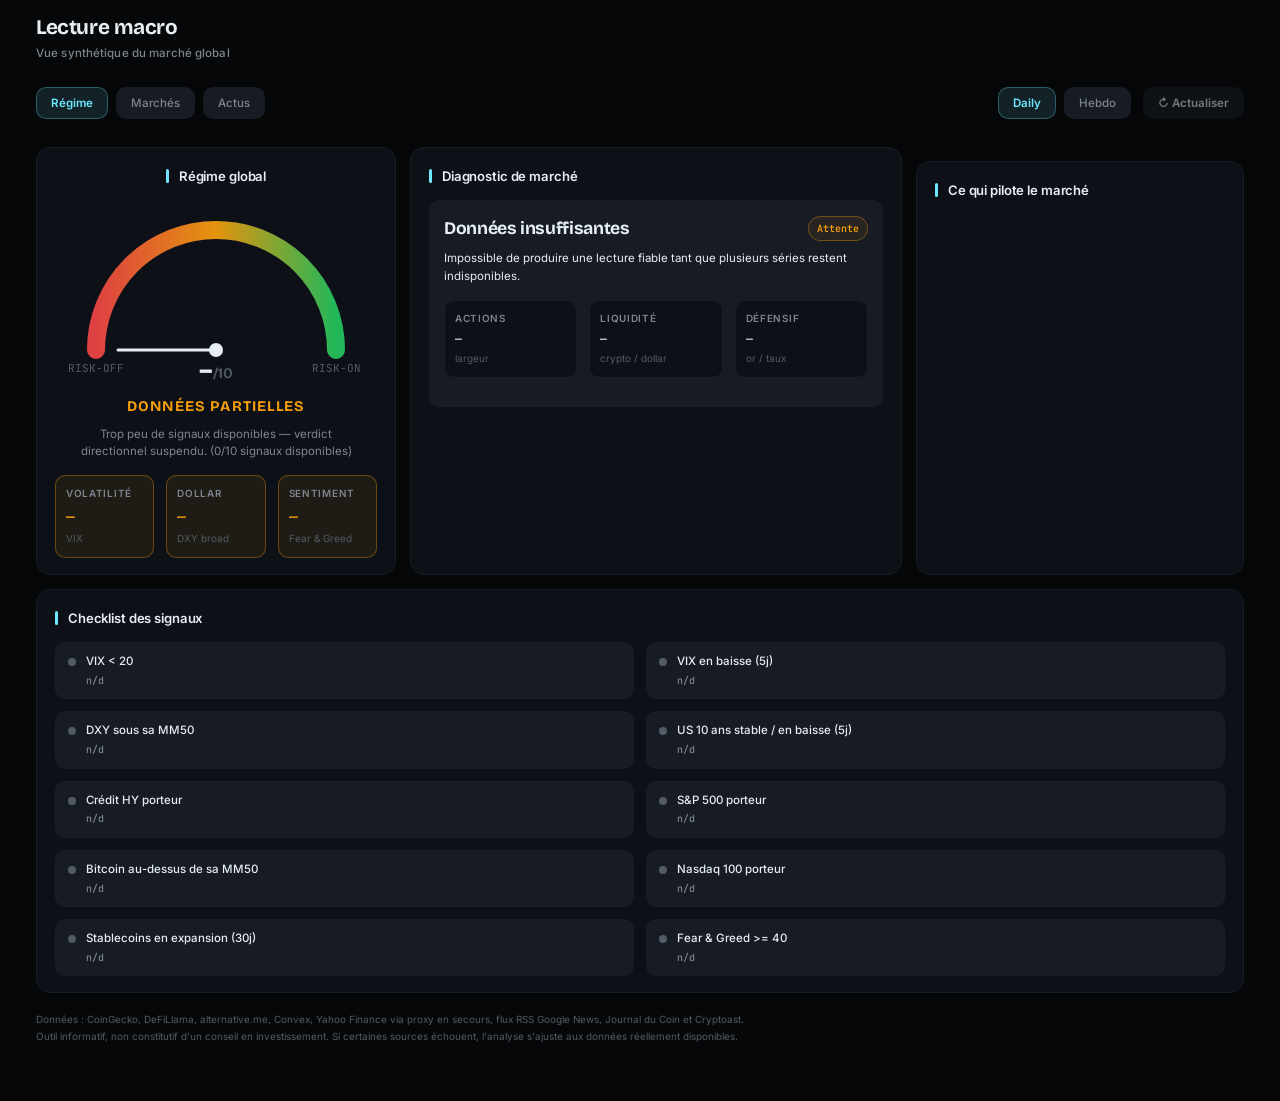
<file: market-radar.html>
<!DOCTYPE html>
<html lang="fr">
<head>
<meta charset="UTF-8">
<meta name="viewport" content="width=device-width, initial-scale=1.0">
<title>Market Radar — macro read</title>
<link rel="preconnect" href="https://fonts.googleapis.com">
<link rel="preconnect" href="https://fonts.gstatic.com" crossorigin>
<link href="https://fonts.googleapis.com/css2?family=Bricolage+Grotesque:opsz,wght@12..96,400;12..96,600;12..96,700;12..96,800&family=Inter:wght@400;500;600;700&family=JetBrains+Mono:wght@500&display=swap" rel="stylesheet">
<style>
:root{
  --fs-xs:.62rem;
  --fs-sm:.72rem;
  --fs-base:.82rem;
  --fs-md:.92rem;
  --fs-lg:1.1rem;
  --fs-xl:1.3rem;
  --fs-2xl:1.6rem;
  --hs-radius-tile:10px;
  --hs-radius-panel:14px;
  --hs-radius-badge:6px;
  --bg:#060709;
  --surface:#0d1117;
  --surface-2:#161b24;
  --border:#181d26;
  --text:#e6edf3;
  --muted:#7d8590;
  --muted-2:#525b66;
  --accent:#6ee7ff;
  --accent-soft:rgba(110,231,255,.12);
  --accent-border:rgba(110,231,255,.30);
  --up:#22c55e;
  --down:#ef4444;
  --warn:#f59e0b;
  --up-soft:rgba(34,197,94,.08);
  --up-border:rgba(34,197,94,.35);
  --down-soft:rgba(239,68,68,.08);
  --down-border:rgba(239,68,68,.35);
  --warn-soft:rgba(245,158,11,.08);
  --warn-border:rgba(245,158,11,.35);
  --space-1:8px;
  --space-2:12px;
  --space-3:14px;
  --space-4:16px;
  --space-5:18px;
}
*{margin:0;padding:0;box-sizing:border-box}
body{background:var(--bg);color:var(--text);font-family:'Inter',-apple-system,BlinkMacSystemFont,sans-serif;font-size:var(--fs-base);line-height:1.55;min-height:100vh}
a{color:var(--accent);text-decoration:none}
a:hover{text-decoration:underline}
.wrap{max-width:1240px;margin:0 auto;padding:var(--space-4) var(--space-4) 56px}

header{margin-bottom:var(--space-2)}
.title-wrap{display:flex;flex-direction:column;gap:4px}
h1{font-family:'Bricolage Grotesque',sans-serif;font-size:var(--fs-xl);font-weight:700;letter-spacing:-.02em;line-height:1.2}
.page-tagline{font-size:var(--fs-sm);color:var(--muted);font-weight:500;letter-spacing:.01em}

.control-bar{
  position:sticky;top:0;z-index:40;
  display:flex;gap:var(--space-2);align-items:center;justify-content:space-between;flex-wrap:nowrap;
  overflow-x:auto;padding:var(--space-2) 0 var(--space-3);margin:0 0 var(--space-3);
  background:linear-gradient(to bottom,rgba(6,7,9,.97),rgba(6,7,9,.92));
  backdrop-filter:blur(10px);scrollbar-width:thin;
}
.control-bar::-webkit-scrollbar{height:8px}
.control-bar::-webkit-scrollbar-thumb{background:#243041;border-radius:999px}
.page-tabs{display:flex;gap:var(--space-1);flex-wrap:nowrap;margin:0}
.page-btn,.tf-btn,#refresh-btn{
  background:var(--surface-2);border:1px solid transparent;color:var(--muted);
  font-family:'Inter',sans-serif;font-size:var(--fs-sm);font-weight:500;
  padding:8px 14px;border-radius:var(--hs-radius-tile);cursor:pointer;
  transition:border-color .15s,color .15s,background .15s;white-space:nowrap;
}
.page-btn:hover,.tf-btn:hover,#refresh-btn:hover{color:var(--text);background:var(--surface)}
.page-btn.active,.tf-btn.active{
  color:var(--accent);border-color:var(--accent-border);background:var(--accent-soft);font-weight:600;
}
.toolbar-group{display:flex;gap:var(--space-1);align-items:center;flex:0 0 auto}
.control-actions{display:flex;gap:var(--space-2);align-items:center;justify-content:flex-end;flex:0 0 auto}
#refresh-btn{color:var(--text);font-weight:600}
#refresh-btn:disabled{opacity:.5;cursor:wait}
.page-btn:focus-visible,.tf-btn:focus-visible,#refresh-btn:focus-visible,.tab:focus-visible{
  outline:2px solid var(--accent);outline-offset:2px;
}

.view-page{display:none}
.view-page.active{display:block}
.view-page+.view-page{margin-top:0}

.panel{
  background:var(--surface);border:1px solid var(--border);border-radius:var(--hs-radius-panel);
  padding:var(--space-5) var(--space-5) var(--space-4);
}
.panel+.panel{margin-top:var(--space-3)}
.section-title,.panel h2,.category-head h3,.news-header h3,.cal-card h3{
  display:flex;align-items:center;gap:10px;
  font-family:'Inter',sans-serif;font-size:var(--fs-base);font-weight:600;
  color:var(--text);letter-spacing:-.01em;margin-bottom:var(--space-3);
}
.section-title::before,.panel h2::before,.category-head h3::before,.news-header h3::before,.cal-card h3::before{
  content:'';width:3px;height:14px;border-radius:2px;background:var(--accent);flex-shrink:0;
}
.category-head p,.news-header p{font-size:var(--fs-sm);color:var(--muted);max-width:720px;line-height:1.5;margin:0}

[data-help]{position:relative}
[data-help]:hover::after,[data-help]:focus-visible::after{
  content:attr(data-help);position:absolute;left:0;top:calc(100% + 8px);
  width:min(320px,calc(100vw - 48px));background:var(--surface-2);border:1px solid var(--border);
  border-radius:var(--hs-radius-tile);padding:10px 12px;color:var(--text);
  font-size:var(--fs-sm);line-height:1.45;white-space:pre-line;z-index:50;
  box-shadow:0 8px 32px rgba(0,0,0,.35);
}
[data-help]:hover::before,[data-help]:focus-visible::before{
  content:'';position:absolute;left:16px;top:100%;
  border:7px solid transparent;border-bottom-color:var(--border);z-index:51;
}

.hero{display:grid;grid-template-columns:minmax(290px,360px) minmax(320px,1fr);gap:var(--space-3);margin-bottom:var(--space-3)}
.gauge-panel{display:flex;flex-direction:column;align-items:center;text-align:center}
.gauge-svg{width:100%;max-width:300px;display:block}
#gauge-needle{transition:transform .9s cubic-bezier(.34,1.3,.5,1);transform-origin:150px 150px}
@media (prefers-reduced-motion:reduce){#gauge-needle{transition:none}}
.gauge-score{font-family:'Bricolage Grotesque',sans-serif;font-size:var(--fs-2xl);font-weight:700;line-height:1;margin-top:-18px}
.gauge-score small{font-size:var(--fs-md);color:var(--muted-2);font-weight:600}
.gauge-verdict{font-family:'Bricolage Grotesque',sans-serif;font-size:var(--fs-md);font-weight:700;letter-spacing:.08em;text-transform:uppercase;margin-top:var(--space-2)}
.gauge-sub{font-size:var(--fs-sm);color:var(--muted);margin-top:var(--space-1);max-width:280px}
.gauge-kpis{display:grid;grid-template-columns:repeat(3,minmax(0,1fr));gap:var(--space-2);width:100%;margin-top:var(--space-3)}
.mini-kpi{border:1px solid var(--border);border-radius:var(--hs-radius-tile);padding:10px;background:var(--surface-2);text-align:left}
.mini-kpi.up{border-color:var(--up-border);background:var(--up-soft)}
.mini-kpi.down{border-color:var(--down-border);background:var(--down-soft)}
.mini-kpi.warn{border-color:var(--warn-border);background:var(--warn-soft)}
.mini-kpi .k{display:block;font-size:var(--fs-xs);color:var(--muted);text-transform:uppercase;letter-spacing:.07em;font-weight:600}
.mini-kpi .v{display:block;font-family:'JetBrains Mono',monospace;font-size:var(--fs-md);font-weight:500;margin-top:4px}
.mini-kpi .s{display:block;font-size:var(--fs-xs);color:var(--muted-2);margin-top:3px}
.mini-kpi.up .v{color:var(--up)}
.mini-kpi.down .v{color:var(--down)}
.mini-kpi.warn .v{color:var(--warn)}

.overview{display:grid;grid-template-columns:1.2fr .8fr;gap:var(--space-3)}
.summary-box{background:var(--surface-2);border:1px solid var(--border);border-radius:var(--hs-radius-tile);padding:var(--space-3)}
.summary-box p{color:var(--text);font-size:var(--fs-sm);line-height:1.55}
.summary-title{display:flex;justify-content:space-between;gap:10px;align-items:center;margin-bottom:var(--space-1)}
.summary-title strong{font-family:'Bricolage Grotesque',sans-serif;font-size:var(--fs-lg);font-weight:700;letter-spacing:-.02em}
.regime-pill{font-family:'JetBrains Mono',monospace;font-size:var(--fs-xs);font-weight:600;padding:4px 8px;border-radius:999px;border:1px solid var(--border)}
.regime-pill.up{color:var(--up);border-color:var(--up-border);background:var(--up-soft)}
.regime-pill.down{color:var(--down);border-color:var(--down-border);background:var(--down-soft)}
.regime-pill.warn{color:var(--warn);border-color:var(--warn-border);background:var(--warn-soft)}
.summary-strip{display:grid;grid-template-columns:repeat(3,minmax(0,1fr));gap:var(--space-2);margin:var(--space-3) 0 4px}
.summary-metric{border:1px solid var(--border);border-radius:var(--hs-radius-tile);padding:10px;background:var(--surface)}
.summary-metric .label{display:block;font-size:var(--fs-xs);color:var(--muted);text-transform:uppercase;letter-spacing:.07em;font-weight:600}
.summary-metric .value{display:block;font-family:'JetBrains Mono',monospace;font-size:var(--fs-sm);font-weight:500;margin-top:4px}
.summary-metric .hint{display:block;font-size:var(--fs-xs);color:var(--muted-2);margin-top:3px}
.bullet-list{display:flex;flex-direction:column;gap:var(--space-1);margin-top:var(--space-3)}
.bullet{display:flex;gap:10px;align-items:flex-start;color:var(--text);font-size:var(--fs-sm)}
.bullet i{display:inline-block;width:7px;height:7px;border-radius:50%;margin-top:7px;flex:0 0 7px;background:var(--muted-2)}
.bullet.positive i{background:var(--up)}
.bullet.negative i{background:var(--down)}
.bullet.neutral i{background:var(--warn)}

.drivers{display:flex;flex-direction:column;gap:var(--space-2)}
.driver{border:1px solid var(--border);border-radius:var(--hs-radius-tile);padding:11px 12px;background:var(--surface-2)}
.driver.up{border-color:var(--up-border);background:var(--up-soft)}
.driver.down{border-color:var(--down-border);background:var(--down-soft)}
.driver.warn{border-color:var(--warn-border);background:var(--warn-soft)}
.driver-top{display:flex;justify-content:space-between;gap:10px;align-items:center;margin-bottom:4px}
.driver-top strong{font-size:var(--fs-sm);font-weight:600}
.driver-state{font-family:'JetBrains Mono',monospace;font-size:var(--fs-xs);color:var(--muted);padding:3px 7px;border-radius:999px;border:1px solid var(--border)}
.driver-state.up{color:var(--up);border-color:var(--up-border);background:var(--up-soft)}
.driver-state.down{color:var(--down);border-color:var(--down-border);background:var(--down-soft)}
.driver-state.warn{color:var(--warn);border-color:var(--warn-border);background:var(--warn-soft)}
.driver p{font-size:var(--fs-sm);color:var(--muted);line-height:1.5}

.signals{display:grid;grid-template-columns:repeat(2,minmax(0,1fr));gap:var(--space-2);margin-top:var(--space-1)}
.signal{display:flex;align-items:flex-start;gap:10px;padding:10px 12px;border:1px solid var(--border);border-radius:var(--hs-radius-tile);background:var(--surface-2);font-size:var(--fs-sm)}
.signal .dot{width:8px;height:8px;border-radius:50%;flex-shrink:0;margin-top:5px}
.dot.on{background:var(--up);box-shadow:0 0 6px rgba(34,197,94,.35)}
.dot.off{background:var(--down)}
.dot.na{background:var(--muted-2)}
.signal .lbl{flex:1;font-weight:500}
.signal .val{display:block;font-family:'JetBrains Mono',monospace;font-size:var(--fs-xs);color:var(--muted);margin-top:2px}

.category-sections{display:flex;flex-direction:column;gap:var(--space-3)}
.category-section{background:var(--surface);border:1px solid var(--border);border-radius:var(--hs-radius-panel);padding:var(--space-4) var(--space-5)}
.category-head{display:flex;flex-direction:column;align-items:flex-start;gap:6px;margin-bottom:var(--space-3)}
.category-title-row{display:flex;align-items:center;justify-content:space-between;gap:10px;width:100%}
.grid{display:grid;grid-template-columns:repeat(auto-fill,minmax(210px,1fr));gap:var(--space-2)}
.card{
  background:var(--surface-2);border:1px solid var(--border);border-radius:var(--hs-radius-tile);
  padding:var(--space-3) var(--space-3) 10px;display:flex;flex-direction:column;gap:6px;min-height:118px;
  transition:border-color .15s;
}
.card:hover{border-color:var(--accent-border)}
.card .name{font-size:var(--fs-xs);color:var(--muted);font-weight:600;text-transform:uppercase;letter-spacing:.06em;display:flex;justify-content:space-between;align-items:center;gap:8px}
.card .badge{font-family:'JetBrains Mono',monospace;font-size:var(--fs-xs);padding:2px 6px;border-radius:var(--hs-radius-badge);border:1px solid var(--border);color:var(--muted-2);white-space:nowrap}
.badge.above{color:var(--up);border-color:var(--up-border)}
.badge.below{color:var(--down);border-color:var(--down-border)}
.card .price{font-family:'Bricolage Grotesque',sans-serif;font-size:var(--fs-lg);font-weight:700;letter-spacing:-.02em}
.card .chg{font-family:'JetBrains Mono',monospace;font-size:var(--fs-sm);font-weight:500}
.card .note{font-size:var(--fs-xs);color:var(--muted);line-height:1.4}
.chg.up{color:var(--up)} .chg.down{color:var(--down)} .chg.flat{color:var(--muted)}
.card svg.spark{width:100%;height:32px;margin-top:auto}
.card.err .price{color:var(--muted-2);font-size:var(--fs-sm);font-weight:600}

.news-layout{display:grid;grid-template-columns:minmax(230px,280px) 1fr;gap:var(--space-3);align-items:start}
.tabs{display:flex;flex-direction:column;gap:var(--space-1)}
.tab{
  background:var(--surface-2);border:1px solid transparent;color:var(--muted);
  font-family:'Inter',sans-serif;font-size:var(--fs-sm);font-weight:500;
  padding:10px 12px;border-radius:var(--hs-radius-tile);cursor:pointer;transition:all .15s;text-align:left;
}
.tab:hover{color:var(--text)}
.tab.active{color:var(--accent);border-color:var(--accent-border);background:var(--accent-soft);font-weight:600}
.tab small{display:block;font-size:var(--fs-xs);color:var(--muted-2);margin-top:3px;font-weight:400}
.news-header{display:flex;justify-content:space-between;gap:10px;align-items:flex-start;margin-bottom:var(--space-3)}
.news-summary{background:var(--surface-2);border:1px solid var(--border);border-radius:var(--hs-radius-tile);padding:var(--space-3);margin-bottom:var(--space-2)}
.news-summary strong{display:block;font-size:var(--fs-sm);font-weight:600;margin-bottom:6px}
.news-summary ul{padding-left:18px;color:var(--text);font-size:var(--fs-sm)}
.news-summary li+li{margin-top:4px}
.news-list{display:flex;flex-direction:column}
.news-item{display:flex;gap:var(--space-2);padding:var(--space-3) 4px;border-bottom:1px solid var(--border);align-items:flex-start}
.news-item:last-child{border-bottom:none}
.news-item .meta{font-family:'JetBrains Mono',monospace;font-size:var(--fs-xs);color:var(--muted-2);white-space:nowrap;min-width:118px}
.news-item .body{flex:1}
.news-item .title{font-size:var(--fs-sm);font-weight:600;display:inline-block;line-height:1.45}
.news-item .orig{font-size:var(--fs-xs);color:var(--muted);margin-top:4px}
.news-item .tag{display:inline-flex;font-family:'JetBrains Mono',monospace;font-size:var(--fs-xs);border:1px solid var(--border);border-radius:999px;padding:2px 6px;color:var(--muted-2);margin-bottom:6px}
.news-item .tag-row{display:flex;gap:6px;flex-wrap:wrap;margin-bottom:6px}
.tone{display:inline-flex;font-family:'JetBrains Mono',monospace;font-size:var(--fs-xs);border:1px solid var(--border);border-radius:999px;padding:2px 6px;font-weight:600}
.tone.bullish,.tone.riskon{color:var(--up);border-color:var(--up-border);background:var(--up-soft)}
.tone.bearish,.tone.riskoff{color:var(--down);border-color:var(--down-border);background:var(--down-soft)}
.tone.neutral{color:var(--warn);border-color:var(--warn-border);background:var(--warn-soft)}
.news-empty{color:var(--muted);font-size:var(--fs-sm);padding:var(--space-3) 4px}
.calendar-grid{display:grid;grid-template-columns:repeat(auto-fit,minmax(220px,1fr));gap:var(--space-2)}
.cal-card{border:1px solid var(--border);border-radius:var(--hs-radius-tile);padding:var(--space-3);background:var(--surface-2)}
.cal-item{display:flex;gap:var(--space-1);align-items:flex-start;padding:6px 0;border-bottom:1px solid rgba(255,255,255,.04)}
.cal-item:last-child{border-bottom:none}
.cal-date{font-family:'JetBrains Mono',monospace;font-size:var(--fs-xs);color:var(--muted-2);min-width:64px}
.cal-text{font-size:var(--fs-sm);color:var(--text)}

footer{margin-top:var(--space-5);font-size:var(--fs-xs);color:var(--muted-2);line-height:1.7}

@media (max-width:980px){
  .overview,.news-layout,.hero{grid-template-columns:1fr}
}
@media (max-width:820px){
  .signals{grid-template-columns:1fr}
  .gauge-kpis,.summary-strip{grid-template-columns:1fr}
  .news-item .meta{min-width:auto}
  .news-item{flex-direction:column;gap:4px}
  .tabs{flex-direction:row;flex-wrap:wrap}
  .tab{flex:1 1 180px}
  .control-bar{padding-top:var(--space-1)}
  .control-actions{margin-left:auto}
  h1{font-size:var(--fs-lg)}
}
</style>
</head>
<body>
<div class="wrap">
<header>
  <div class="title-wrap">
    <h1>Lecture macro</h1>
    <p class="page-tagline">Vue synthétique du marché global</p>
  </div>
</header>

<div class="control-bar">
  <div class="page-tabs" id="page-tabs">
    <button class="page-btn active" data-view="barometre" onclick="switchView('barometre')">Régime</button>
    <button class="page-btn" data-view="marche" onclick="switchView('marche')">Marchés</button>
    <button class="page-btn" data-view="actus" onclick="switchView('actus')">Actus</button>
  </div>
  <div class="control-actions">
    <div class="toolbar-group" id="tf-toggle" role="group" aria-label="Fenêtre d'analyse">
      <button class="tf-btn active" id="tf-daily" onclick="setTimeframe('daily')">Daily</button>
      <button class="tf-btn" id="tf-weekly" onclick="setTimeframe('weekly')">Hebdo</button>
    </div>
    <div class="toolbar-group">
      <button id="refresh-btn" onclick="loadAll()">↻ Actualiser</button>
    </div>
  </div>
</div>

<div class="view-page active" id="view-barometre">
<div class="hero">
  <div class="panel gauge-panel">
    <h2>Régime global</h2>
    <svg class="gauge-svg" viewBox="0 0 300 175" role="img" aria-label="Jauge risk-on risk-off">
      <defs>
        <linearGradient id="riskgrad" x1="0" y1="0" x2="1" y2="0">
          <stop offset="0%" stop-color="#ef4444"/>
          <stop offset="50%" stop-color="#f59e0b"/>
          <stop offset="100%" stop-color="#22c55e"/>
        </linearGradient>
      </defs>
      <path d="M 30 150 A 120 120 0 0 1 270 150" fill="none" stroke="#181d26" stroke-width="18" stroke-linecap="round"/>
      <path d="M 30 150 A 120 120 0 0 1 270 150" fill="none" stroke="url(#riskgrad)" stroke-width="18" stroke-linecap="round" opacity="0.92"/>
      <text x="30" y="172" fill="#525b66" font-size="11" font-family="JetBrains Mono" text-anchor="middle">RISK-OFF</text>
      <text x="270" y="172" fill="#525b66" font-size="11" font-family="JetBrains Mono" text-anchor="middle">RISK-ON</text>
      <g id="gauge-needle" style="transform:rotate(-90deg)">
        <line x1="150" y1="150" x2="150" y2="52" stroke="#e6edf3" stroke-width="3" stroke-linecap="round"/>
        <circle cx="150" cy="150" r="7" fill="#e6edf3"/>
      </g>
    </svg>
    <div class="gauge-score"><span id="score-val">–</span><small>/<span id="score-max">10</span></small></div>
    <div class="gauge-verdict" id="verdict" style="color:var(--muted)">Chargement…</div>
    <div class="gauge-sub" id="gauge-sub"></div>
    <div class="gauge-kpis" id="gauge-kpis">
      <div class="mini-kpi"><span class="k">Volatilité</span><span class="v">—</span><span class="s">VIX</span></div>
      <div class="mini-kpi"><span class="k">Dollar</span><span class="v">—</span><span class="s">DXY broad</span></div>
      <div class="mini-kpi"><span class="k">Sentiment</span><span class="v">—</span><span class="s">Fear & Greed</span></div>
    </div>
  </div>

  <div class="overview">
    <div class="panel">
      <h2>Diagnostic de marché</h2>
      <div class="summary-box">
        <div class="summary-title">
          <strong id="summary-headline">Lecture en cours…</strong>
          <span class="regime-pill warn" id="summary-pill">Analyse</span>
        </div>
        <p id="summary-text">Le tableau de bord collecte les principales données de marché puis construit une lecture synthétique de l'environnement.</p>
        <div class="summary-strip" id="summary-strip">
          <div class="summary-metric"><span class="label">Actions</span><span class="value">—</span><span class="hint">largeur</span></div>
          <div class="summary-metric"><span class="label">Liquidité</span><span class="value">—</span><span class="hint">crypto / dollar</span></div>
          <div class="summary-metric"><span class="label">Défensif</span><span class="value">—</span><span class="hint">or / taux</span></div>
        </div>
        <div class="bullet-list" id="summary-bullets"></div>
      </div>
    </div>
    <div class="panel">
      <h2>Ce qui pilote le marché</h2>
      <div class="drivers" id="drivers"></div>
    </div>
  </div>
</div>

<div class="panel">
  <h2>Checklist des signaux</h2>
  <div class="signals" id="signals"></div>
</div>
</div>

<div class="view-page" id="view-marche">
<div class="category-sections" id="cards"></div>
</div>

<div class="view-page" id="view-actus">
<div class="panel">
  <h2>Calendrier hebdomadaire (à venir)</h2>
  <div class="calendar-grid" id="calendar"></div>
</div>

<div class="panel">
  <h2>Actualités clés par catégorie</h2>
  <div class="news-layout">
    <div class="tabs" id="tabs"></div>
    <div>
      <div class="news-header">
        <div>
          <h3 id="news-title">Actualités</h3>
          <p id="news-desc">Les titres sont traduits automatiquement en français quand la source est anglophone. Affichage limité au daily/hebdo selon le filtre.</p>
        </div>
      </div>
      <div class="news-summary" id="news-summary">
        <strong>Résumé de la catégorie</strong>
        <ul><li>Chargement…</li></ul>
      </div>
      <div class="news-list" id="news"></div>
    </div>
  </div>
</div>
</div>

<footer>
  Données : CoinGecko, DeFiLlama, alternative.me, Convex, Yahoo Finance via proxy en secours, flux RSS Google News, Journal du Coin et Cryptoast.<br>
  Outil informatif, non constitutif d'un conseil en investissement. Si certaines sources échouent, l'analyse s'ajuste aux données réellement disponibles.
</footer>
</div>

<script>
'use strict';

const RADAR_I18N = {
  fr: {
    title: 'Lecture macro',
    tagline: 'Vue synthétique du marché global',
    tabRegime: 'Régime',
    tabMarkets: 'Marchés',
    tabNews: 'Actus',
    tfDaily: 'Daily',
    tfWeekly: 'Hebdo',
    refresh: '↻ Actualiser',
    hRegime: 'Régime global',
    hDiag: 'Diagnostic de marché',
    hDrivers: 'Ce qui pilote le marché',
    hChecklist: 'Checklist des signaux',
    hCalendar: 'Calendrier hebdomadaire (à venir)',
    hNews: 'Actualités clés par catégorie',
    newsDesc: "Les titres sont traduits automatiquement en français quand la source est anglophone. Affichage limité au daily/hebdo selon le filtre.",
    newsTitle: 'Actualités',
    newsSummary: 'Résumé de la catégorie',
  },
  en: {
    title: 'Market Radar',
    tagline: 'Synthetic cross-asset market view',
    tabRegime: 'Regime',
    tabMarkets: 'Markets',
    tabNews: 'News',
    tfDaily: 'Daily',
    tfWeekly: 'Weekly',
    refresh: '↻ Refresh',
    hRegime: 'Market regime',
    hDiag: 'Macro read',
    hDrivers: 'What drives the tape',
    hChecklist: 'Signals checklist',
    hCalendar: 'Weekly calendar (preview)',
    hNews: 'Key news by category',
    newsDesc: 'Headlines are auto-translated to English when needed. Display is limited by Daily/Weekly filter.',
    newsTitle: 'News',
    newsSummary: 'Category summary',
  },
};

const RADAR_TEXT_EN = {
  'Chargement…': 'Loading…',
  'Lecture en cours…': 'Reading in progress…',
  'Analyse': 'Analysis',
  'Volatilité': 'Volatility',
  'Dollar': 'Dollar',
  'Sentiment': 'Sentiment',
  'Actions': 'Equities',
  'Liquidité': 'Liquidity',
  'Défensif': 'Defensive',
  'largeur': 'breadth',
  'crypto / dollar': 'crypto / dollar',
  'or / taux': 'gold / rates',
  'Dominance BTC': 'BTC dominance',
  'Stablecoins (total)': 'Stablecoins (total)',
  'Fear & Greed crypto': 'Crypto Fear & Greed',
  'poids relatif de BTC': 'relative BTC weight',
  'Chargement des flux et traduction…': 'Loading feeds…',
  'Analyse en cours…': 'Analysis in progress…',
  'donnée temporairement indisponible': 'data temporarily unavailable',
  'indisponible': 'unavailable',
  'source hors ligne': 'source unavailable',
  'variation n/d': 'change n/a',
  'Tendance 1 mois': '1-month trend',
  'Tendance 1 mois n/d': '1-month trend n/a',
  'sur': 'over',
  'sur 1 mois': 'over 1 month',
  'Lecture suspendue': 'Reading suspended',
  'Données insuffisantes': 'Insufficient data',
  'Attente': 'Waiting',
  'DONNÉES PARTIELLES': 'PARTIAL DATA',
  'NEUTRE': 'NEUTRAL',
  'RISK-ON': 'RISK-ON',
  'RISK-OFF': 'RISK-OFF',
  'signaux disponibles': 'signals available',
  'Stablecoins (total)': 'Stablecoins (total)',
  'Macro & Taux': 'Macro & Rates',
  'Défensif & Matières Premières': 'Defensive & Commodities',
  'Matières premières': 'Commodities',
  'Banques centrales': 'Central banks',
  'Macro & Marchés': 'Macro & Markets',
  'Géopolitique': 'Geopolitics',
  'Crypto': 'Crypto',
  'Crédit': 'Credit',
  'Solide': 'Strong',
  'Fragile': 'Fragile',
  'Mixte': 'Mixed',
  'Lecture indisponible.': 'Reading unavailable.',
  'L’environnement soutient plutôt les actifs risqués.': 'The backdrop is broadly supportive for risk assets.',
  'Les signaux sont partagés, sans impulsion nette.': 'Signals are mixed, without a clear impulse.',
  'Le marché privilégie la prudence et la défense.': 'The market is favoring caution and defense.',
  'Trop peu de signaux disponibles — verdict directionnel suspendu.': 'Too few signals are available, so the directional verdict is suspended.',
  'Impossible de produire une lecture fiable tant que plusieurs séries restent indisponibles.': 'A reliable reading cannot be produced while several series remain unavailable.',
  'Les acheteurs gardent la main': 'Buyers remain in control',
  'Le marché reste partagé': 'The market remains split',
  'Le contexte appelle à la prudence': 'The backdrop calls for caution',
  'Plusieurs séries macro sont indisponibles. Le score affiché ne doit pas être interprété comme un verdict directionnel tant que moins de 6 signaux sur 10 sont exploitables.': 'Several macro series are unavailable. The displayed score should not be read as a directional verdict while fewer than 6 of 10 signals are usable.',
  'La majorité des indicateurs de volatilité, de tendance et d’appétit pour le risque penchent du bon côté. Le scénario dominant reste constructif, tant que le stress obligataire et le dollar ne se tendent pas.': 'Most volatility, trend, and risk-appetite indicators are leaning the right way. The dominant scenario remains constructive as long as rates stress and the dollar do not tighten further.',
  'Les actifs risqués tiennent encore, mais le tableau n’est pas assez homogène pour parler d’élan franc. La discipline de gestion du risque compte davantage que la conviction directionnelle.': 'Risk assets are still holding up, but the picture is not uniform enough to call it a clean impulse. Risk management discipline matters more than directional conviction here.',
  'Le régime général se dégrade: soit la volatilité, soit le dollar, soit les taux freinent la prise de risque. Tant que ces freins restent en place, les rebonds peuvent rester fragiles.': 'The overall regime is deteriorating: either volatility, the dollar, or rates are constraining risk-taking. As long as those brakes remain in place, rebounds may stay fragile.',
  'Actions / Crypto': 'Equities / Crypto',
  'S&P ok': 'S&P ok',
  'S&P fragile': 'S&P fragile',
  'BTC ok': 'BTC ok',
  'BTC fragile': 'BTC fragile',
  'dollar contenu': 'contained dollar',
  'dollar ferme': 'firm dollar',
  'stables en hausse': 'stablecoins rising',
  'stables en baisse': 'stablecoins falling',
  'volatilité calme': 'calm volatility',
  'volatilité tendue': 'stretched volatility',
  'taux contenus': 'contained yields',
  'taux fermes': 'firm yields',
  'Stress de marché': 'Market stress',
  'Calme relatif': 'Relative calm',
  'Stress à surveiller': 'Stress to watch',
  'Taux et liquidité': 'Rates and liquidity',
  'Plutôt favorable': 'Mostly supportive',
  'Conditions plus dures': 'Tighter conditions',
  'mixte': 'mixed',
  'Largeur du risque': 'Risk breadth',
  'Confirmée': 'Confirmed',
  'Partielle': 'Partial',
  'Flux crypto': 'Crypto flows',
  'Soutien interne': 'Internal support',
  'Moins porteur': 'Less supportive',
  'tendance constructive.': 'constructive trend.',
  'tendance moins propre.': 'weaker trend.',
  'momentum préservé.': 'momentum preserved.',
  'momentum plus fragile.': 'more fragile momentum.',
  'Stablecoins': 'Stablecoins',
  'la base monétaire crypto se développe.': 'the crypto monetary base is expanding.',
  'pas de signe clair d’expansion de liquidité.': 'no clear sign of liquidity expansion.',
  'la peur extrême n’écrase pas le marché.': 'extreme fear is not crushing the market.',
  'le sentiment reste prudent.': 'sentiment remains cautious.',
  'Utile pour juger si le marché crypto se concentre sur la qualité.': 'Useful to assess whether crypto is concentrating into higher-quality assets.',
  'Expansion = liquidité potentielle pour la crypto.': 'Expansion = potential liquidity for crypto.',
  'Mesure rapide du positionnement émotionnel du marché crypto.': 'Quick read on crypto market emotional positioning.',
  'Le VIX reste compatible avec un environnement de prise de risque normalisé.': 'The VIX remains consistent with a normalized risk-taking backdrop.',
  'La volatilité actions ne permet pas de parler de confort complet.': 'Equity volatility does not support a fully comfortable backdrop.',
  'La dynamique récente des taux longs ne se détend pas contre le marché.': 'Recent long-yield dynamics are not easing against the market.',
  'La remontée des taux longs peut peser sur les multiples.': 'Higher long yields can weigh on valuation multiples.',
  'Le dollar ne rajoute pas de pression notable.': 'The dollar is not adding notable pressure.',
  'Un dollar ferme peut resserrer les conditions financières.': 'A firm dollar can tighten financial conditions.',
  'Le ton global suggere plutot une detente geopolitique.': 'The overall tone points to easing geopolitical tension.',
  'Le ton global suggere plutot un environnement risk-off.': 'The overall tone points to a risk-off backdrop.',
  'Le ton global reste geopolitique mais sans biais net.': 'The overall tone stays geopolitical without a clear bias.',
  'Le ton global des titres ressort comme plutot bullish.': 'Headline tone looks broadly bullish.',
  'Le ton global des titres ressort comme plutot bearish.': 'Headline tone looks broadly bearish.',
  'Le ton global des titres reste plutot neutre ou partage.': 'Headline tone remains mixed to neutral.',
  'Le thème des flux d’investissement institutionnels reste présent dans les titres.': 'Institutional flow themes remain visible in the headlines.',
  'L’inflation reste un angle de lecture central.': 'Inflation remains a central reading angle.',
  'Les anticipations de politique monétaire dominent encore le narratif.': 'Monetary policy expectations still dominate the narrative.',
  'Les matières premières sont traitées surtout sous l’angle de l’énergie et du refuge.': 'Commodities are mostly framed through energy and safe-haven demand.',
  'Le flux informationnel reste très orienté crypto et sentiment de marché.': 'The news flow remains heavily oriented toward crypto and market sentiment.',
  'Le risque géopolitique affleure dans plusieurs titres.': 'Geopolitical risk surfaces across several headlines.',
  'Les publications d’entreprises influencent directement la tonalité marché.': 'Corporate earnings directly shape market tone.'
};

function radarLang(){
  try{
    const q = new URLSearchParams(location.search || '');
    const v = (q.get('lang') || '').toLowerCase();
    return (v === 'en' || v === 'fr') ? v : 'fr';
  }catch(_){ return 'fr'; }
}

function radarIsEn(){
  return radarLang() === 'en';
}

function radarLocale(){
  return radarIsEn() ? 'en-US' : 'fr-FR';
}

function rt(text){
  return radarIsEn() ? (RADAR_TEXT_EN[text] || text) : text;
}

function radarTranslateExactText(root){
  if(!root || !radarIsEn()) return;
  const walker = document.createTreeWalker(root, NodeFilter.SHOW_TEXT);
  let node;
  while((node = walker.nextNode())){
    const raw = node.nodeValue;
    const trimmed = raw && raw.trim();
    if(!trimmed) continue;
    if(RADAR_TEXT_EN[trimmed]){
      node.nodeValue = raw.replace(trimmed, RADAR_TEXT_EN[trimmed]);
      continue;
    }
    if(trimmed.startsWith('MàJ ')){
      node.nodeValue = raw.replace(trimmed, trimmed.replace('MàJ ', 'Updated '));
    }
  }
}

function setupRadarI18nObserver(){
  if(window.__radarI18nObserverReady) return;
  window.__radarI18nObserverReady = true;
  const obs = new MutationObserver(muts => {
    if(!radarIsEn()) return;
    muts.forEach(m => {
      m.addedNodes.forEach(n => {
        if(n.nodeType === 1) radarTranslateExactText(n);
        else if(n.nodeType === 3 && n.parentElement) radarTranslateExactText(n.parentElement);
      });
    });
  });
  obs.observe(document.body, {childList:true, subtree:true});
}

function applyRadarI18n(){
  const lang = radarLang();
  const dict = RADAR_I18N[lang] || RADAR_I18N.fr;
  document.documentElement.lang = lang;
  document.title = lang === 'en' ? 'Market Radar — macro read' : 'Lecture macro — radar de marché';

  const setText = (sel, text) => { const el = document.querySelector(sel); if(el && text!=null) el.textContent = text; };
  setText('header h1', dict.title);
  setText('header .page-tagline', dict.tagline);
  setText('#page-tabs .page-btn[data-view=\"barometre\"]', dict.tabRegime);
  setText('#page-tabs .page-btn[data-view=\"marche\"]', dict.tabMarkets);
  setText('#page-tabs .page-btn[data-view=\"actus\"]', dict.tabNews);
  setText('#tf-daily', dict.tfDaily);
  setText('#tf-weekly', dict.tfWeekly);
  setText('#refresh-btn', dict.refresh);

  // Section headings (order-dependent selectors)
  setText('#view-barometre .gauge-panel h2', dict.hRegime);
  setText('#view-barometre .overview .panel:nth-of-type(1) > h2', dict.hDiag);
  setText('#view-barometre .overview .panel:nth-of-type(2) > h2', dict.hDrivers);
  setText('#view-barometre > .panel > h2', dict.hChecklist);
  setText('#view-actus .panel:nth-of-type(1) > h2', dict.hCalendar);
  setText('#view-actus .panel:nth-of-type(2) > h2', dict.hNews);
  setText('#news-title', dict.newsTitle);
  setText('#news-desc', dict.newsDesc);
  const strong = document.querySelector('#news-summary strong');
  if(strong) strong.textContent = dict.newsSummary;
  radarTranslateExactText(document.body);
}

document.addEventListener('DOMContentLoaded', () => {
  setupRadarI18nObserver();
  applyRadarI18n();
});

const PROXIES = [
  u => 'https://corsproxy.io/?url=' + encodeURIComponent(u),
  u => 'https://api.allorigins.win/raw?url=' + encodeURIComponent(u),
  u => 'https://api.codetabs.com/v1/proxy?quest=' + encodeURIComponent(u),
];

async function fetchDirect(url, asText){
  const ctrl = new AbortController();
  const timer = setTimeout(() => ctrl.abort(), 12000);
  const r = await fetch(url, {signal: ctrl.signal});
  clearTimeout(timer);
  if(!r.ok) throw new Error('HTTP ' + r.status);
  return asText ? r.text() : r.json();
}

async function fetchSmart(url, asText=false, proxyOnly=false){
  if(!proxyOnly){
    try{ return await fetchDirect(url, asText); }catch(e){}
  }
  for(const p of PROXIES){
    try{ return await fetchDirect(p(url), asText); }catch(e){}
  }
  throw new Error('Toutes les sources ont échoué pour ' + url);
}

const fmtNum = (v, dec=2) => v==null ? '—' : v.toLocaleString('fr-FR',{minimumFractionDigits:dec, maximumFractionDigits:dec});
const fmtPct = v => v==null ? '—' : (v>0?'+':'') + v.toLocaleString('fr-FR',{maximumFractionDigits:2}) + '%';
const fmtBn  = v => v==null ? '—' : (v/1e9).toLocaleString('fr-FR',{maximumFractionDigits:1}) + ' Md$';

function sma(arr, n){
  if(!arr || arr.length < n) return null;
  const s = arr.slice(-n);
  return s.reduce((a,b)=>a+b,0)/n;
}
function pctChange(arr, back){
  if(!arr || arr.length <= back) return null;
  const last = arr[arr.length-1], prev = arr[arr.length-1-back];
  return (last/prev - 1) * 100;
}
function sparkline(values, color){
  if(!values || values.length < 2) return '';
  const v = values.slice(-60);
  const min = Math.min(...v), max = Math.max(...v), range = (max-min)||1;
  const W=200, H=32, pad=2;
  const pts = v.map((x,i)=>{
    const px = pad + i*(W-2*pad)/(v.length-1);
    const py = H-pad - ((x-min)/range)*(H-2*pad);
    return px.toFixed(1)+','+py.toFixed(1);
  }).join(' ');
  return `<svg class="spark" viewBox="0 0 ${W} ${H}" preserveAspectRatio="none" aria-hidden="true">
    <polyline points="${pts}" fill="none" stroke="${color}" stroke-width="1.6" opacity="0.85"/>
  </svg>`;
}
function escapeHtml(s){ const d=document.createElement('div'); d.textContent=s; return d.innerHTML; }
function escapeAttr(s){ return String(s ?? '').replace(/"/g,'&quot;'); }
function decodeHtmlEntities(s){
  const txt = document.createElement('textarea');
  txt.innerHTML = s || '';
  return txt.value;
}
function uniq(arr){ return [...new Set(arr.filter(Boolean))]; }

const HELP_ASSETS = {
  btc: "Bitcoin\nActif directeur du risque crypto.\nFavorable: au-dessus de sa MM50 et stable/haussier.\nNeutre: latéral ou proche de sa tendance.\nDéfavorable: sous sa MM50 ou en forte baisse.",
  eth: "Ethereum\nDeuxième actif crypto, sensible au sentiment et à la liquidité.\nFavorable: momentum positif et participation du marché.\nNeutre: sous-performance modérée sans stress.\nDéfavorable: baisse marquée avec sentiment fragile.",
  spx: "S&P 500 (via SPY)\nBaromètre principal des actions US.\nFavorable: variation 1 mois positive / tendance constructive.\nNeutre: performance hésitante.\nDéfavorable: repli persistant ou perte de momentum.",
  ndx: "Nasdaq 100 (via QQQ)\nIndice croissance/tech, sensible aux taux.\nFavorable: hausse régulière et appétit pour le risque.\nNeutre: consolidation.\nDéfavorable: sous-performance liée à des taux plus hauts ou au stress de marché.",
  vix: "VIX\nMesure implicite de la volatilité actions US.\nFavorable: < 20.\nNeutre: 20 à 25.\nDéfavorable: > 25, signe de stress.",
  dxy: "Dollar broad\nIndice large du dollar US contre plusieurs partenaires commerciaux.\nFavorable pour le risque: dollar sous sa tendance ou en baisse.\nNeutre: dollar stable.\nDéfavorable: dollar fort et en hausse, car il resserre souvent les conditions financières.",
  tnx: "US 10 ans\nRendement du Treasury 10 ans.\nFavorable: stable ou en baisse.\nNeutre: hausse modérée sans tension.\nDéfavorable: remontée nette, car elle pèse sur les valorisations.",
  hyg: "HYG (crédit haut rendement)\nETF proxy du crédit corporate risqué.\nFavorable: porteur / hausse sur 1 mois.\nNeutre: stable.\nDéfavorable: baisse ou élargissement du stress crédit.",
  gold: "Or\nActif défensif et baromètre de stress monétaire / géopolitique.\nLecture: une hausse de l'or n'est pas automatiquement bullish pour le marché. Elle peut signaler une recherche de refuge.\nDéfavorable pour le risque si l'or surperforme fortement.",
  oil: "Pétrole WTI\nMesure l'énergie et le risque d'inflation importée.\nFavorable: stable ou en baisse modérée.\nNeutre: fluctuation normale.\nDéfavorable: envolée rapide, car elle peut raviver l'inflation et peser sur la croissance.",
  dom: "Dominance BTC\nPart de Bitcoin dans la capitalisation crypto totale.\nHausse: le marché se concentre sur la qualité.\nBaisse: plus d'appétit pour les altcoins.\nLecture neutre sans contexte, à combiner avec le sentiment global.",
  stables: "Stablecoins (total)\nApproximation de la liquidité disponible dans l'écosystème crypto.\nFavorable: expansion sur 30 jours.\nNeutre: stable.\nDéfavorable: contraction, signe de liquidité plus faible.",
  fng: "Fear & Greed crypto\nIndice de sentiment crypto de 0 à 100.\nFavorable: > 55.\nNeutre: 40 à 55.\nDéfavorable: < 40, surtout < 25."
};

const HELP_SIGNALS = {
  'VIX < 20': "Le VIX sous 20 suggère une volatilité contenue et un climat plus favorable aux actifs risqués.",
  'VIX en baisse (5j)': "Une baisse du VIX sur 5 jours indique une détente du stress actions.",
  'DXY sous sa MM50': "Un dollar sous sa tendance moyenne est généralement plus favorable à la liquidité mondiale et aux actifs risqués.",
  'US 10 ans stable / en baisse (5j)': "Des taux longs stables ou en baisse réduisent la pression sur les valorisations.",
  'Crédit HY porteur': "Le haut rendement qui tient signale un marché du crédit encore sain.",
  'S&P 500 porteur': "Actions US en soutien. Une hausse sur 1 mois ou une tendance positive confirme l'appétit pour le risque.",
  'Bitcoin au-dessus de sa MM50': "Bitcoin au-dessus de sa tendance de moyen terme = momentum crypto plus propre.",
  'Nasdaq 100 porteur': "Le Nasdaq valide le goût du marché pour la croissance et la tech.",
  'Stablecoins en expansion (30j)': "Plus de stablecoins en circulation = plus de liquidité potentielle pour le marché crypto.",
  'Fear & Greed >= 40': "Au-dessus de 40, le marché n'est plus en peur marquée."
};

const HELP_DRIVERS = {
  'Stress de marché': "Stress de marché\nMesure si le marché actions évolue dans un climat calme ou tendu, surtout via le VIX.\nFavorable: VIX < 20 et en baisse.\nNeutre: VIX autour de 20-25.\nDéfavorable: VIX > 25 ou forte remontée.",
  'Taux et liquidité': "Taux et liquidité\nCroise les rendements longs US et la force du dollar.\nFavorable: taux stables / en baisse + dollar contenu.\nNeutre: un facteur bon, un facteur mitigé.\nDéfavorable: taux en hausse et dollar ferme, car cela resserre les conditions financières.",
  'Largeur du risque': "Largeur du risque\nVérifie si la prise de risque est confirmée par plusieurs poches du marché, pas une seule.\nFavorable: actions et crypto tiennent ensemble.\nNeutre: une seule jambe reste solide.\nDéfavorable: les deux perdent leur momentum.",
  'Flux crypto': "Flux crypto\nObserve la liquidité interne du marché crypto et le sentiment.\nFavorable: stablecoins en expansion + Fear & Greed au-dessus de la zone de peur.\nNeutre: signaux partagés.\nDéfavorable: liquidité en retrait et sentiment prudent."
};

function getHelpText(id, fallback='Survolez pour obtenir une explication détaillée.'){
  return HELP_ASSETS[id] || HELP_SIGNALS[id] || fallback;
}

const state = {};

const ASSETS = [
  {id:'btc', label:'Bitcoin', type:'gecko', coin:'bitcoin', prefix:'$', dec:0, category:'crypto'},
  {id:'eth', label:'Ethereum', type:'gecko', coin:'ethereum', prefix:'$', dec:0, category:'crypto'},
  // Yahoo donne ici un historique exploitable, donc une vraie MM50 plus proche de TradingView.
  {id:'spx', label:'S&P 500 (SPY)', type:'yahoo', sym:'SPY', dec:2, category:'equities'},
  {id:'ndx', label:'Nasdaq 100 (QQQ)', type:'yahoo', sym:'QQQ', dec:2, category:'equities'},
  // Le VIX FRED arrive avec retard: on le lit sur Yahoo pour éviter un faux signal 5j.
  {id:'vix', label:'VIX', type:'yahoo', sym:'^VIX', dec:1, noMa:true, category:'macro'},
  {id:'dxy', label:'Dollar broad', type:'convex', sym:'DTWEXBGS', dec:2, category:'macro'},
  {id:'tnx', label:'US 10 ans', type:'yahoo', sym:'^TNX', dec:2, suffix:' %', noMa:true, category:'macro'},
  {id:'hyg', label:'HYG (crédit HY)', type:'yahoo', sym:'HYG', prefix:'$', dec:2, category:'credit'},
  {id:'gold', label:'Or', type:'convex_metric', sym:'gold', prefix:'$', dec:0, category:'defensive'},
  {id:'oil', label:'Pétrole WTI', type:'convex', sym:'DCOILWTICO', prefix:'$', dec:2, category:'defensive'},
];

const CARD_CATEGORIES = [
  {id:'crypto', title:'Crypto', desc:'Prix, sentiment et liquidité interne du marché crypto.'},
  {id:'equities', title:'Actions', desc:'Indices directeurs et appétit pour le risque sur les marchés actions.'},
  {id:'macro', title:'Macro & Taux', desc:'Volatilité, dollar et coût du capital.'},
  {id:'credit', title:'Crédit', desc:'Lecture du risque corporate et de la qualité du financement.'},
  {id:'defensive', title:'Défensif & Matières Premières', desc:'Refuge, inflation implicite et énergie.'},
];

function parseYahooChartResponse(payload){
  const text = typeof payload === 'string' ? payload : JSON.stringify(payload);
  const start = text.indexOf('{"chart":');
  if(start === -1) throw new Error('Réponse Yahoo invalide');
  const json = JSON.parse(text.slice(start));
  const res = json.chart?.result?.[0];
  const closes = res?.indicators?.quote?.[0]?.close?.filter(v => v != null) || [];
  if(!closes.length) throw new Error('Historique Yahoo vide');
  return closes;
}
async function loadYahoo(a){
  const url = `https://query1.finance.yahoo.com/v8/finance/chart/${encodeURIComponent(a.sym)}?range=6mo&interval=1d`;
  let closes = [];
  try{
    const direct = await fetchDirect(url, false);
    closes = parseYahooChartResponse(direct);
  }catch(e){
    const viaJina = await fetchDirect('https://r.jina.ai/http://' + url.replace(/^https?:\/\//,''), true);
    closes = parseYahooChartResponse(viaJina);
  }
  if(a.scale) closes = closes.map(v=>v*a.scale);
  return closes;
}
function parseConvexCsv(csv){
  const lines = csv.split(/\r?\n/).map(s => s.trim()).filter(Boolean);
  if(lines.length < 2) throw new Error('CSV Convex vide');
  const header = lines[0].toLowerCase().split(',');
  const valueIdx = header.findIndex(h => h === 'value');
  if(valueIdx === -1) throw new Error('Colonne value absente');
  const out = [];
  for(let i=1;i<lines.length;i++){
    const cols = lines[i].split(',');
    const raw = String(cols[valueIdx] ?? '').replace(/"/g,'').trim();
    if(raw === '' || raw === '.') continue;
    const v = Number(raw);
    if(Number.isFinite(v)) out.push(v);
  }
  if(!out.length) throw new Error('Aucune valeur numerique dans le CSV');
  return out;
}
async function loadConvex(a){
  try{
    const url = `https://convextrade.com/api/public/data/${encodeURIComponent(a.sym)}?start=2025-01-01`;
    const j = await fetchSmart(url);
    const closes = (j.data || [])
      .map(row => Number(row.value))
      .filter(v => Number.isFinite(v));
    if(closes.length) return closes;
  }catch(e){}

  const csvUrl = `https://convextrade.com/metrics/${encodeURIComponent(a.sym.toLowerCase())}/data.csv`;
  const csv = await fetchSmart(csvUrl, true);
  return parseConvexCsv(csv);
}
async function loadConvexMetric(a){
  const url = `https://convextrade.com/api/public/metrics/${encodeURIComponent(a.sym)}`;
  const j = await fetchSmart(url);
  if(!Number.isFinite(Number(j.value))) throw new Error('Metric Convex invalide');
  return {
    last: Number(j.value),
    chg1d: null,
    chg7d: Number.isFinite(Number(j.changes?.['7d'])) ? Number(j.changes['7d']) : null,
    chg30d: Number.isFinite(Number(j.changes?.['30d'])) ? Number(j.changes['30d']) : null,
    ma50: null,
    interpretation: j.interpretation || '',
    metricDate: j.date || '',
  };
}
async function loadGecko(a){
  const url = `https://api.coingecko.com/api/v3/coins/${a.coin}/market_chart?vs_currency=usd&days=90&interval=daily`;
  const j = await fetchSmart(url);
  return j.prices.map(p=>p[1]);
}
async function loadAsset(a){
  try{
    if(a.type==='convex_metric'){
      state[a.id] = await loadConvexMetric(a);
      renderCard(a);
      return;
    }
    let closes;
    if(a.type==='gecko'){
      closes = await loadGecko(a);
    }else if(a.type==='convex'){
      try{
        closes = await loadConvex(a);
      }catch(e){
        if(a.yahooFallback){
          closes = await loadYahoo({...a, sym:a.yahooFallback});
        }else{
          throw e;
        }
      }
    }else{
      closes = await loadYahoo(a);
    }
    const last = closes[closes.length-1];
    state[a.id] = {
      closes,
      last,
      chg1d: pctChange(closes, 1),
      chg5d: pctChange(closes, 5),
      chg7d: pctChange(closes, 5),
      chg30d: pctChange(closes, 22),
      ma50: sma(closes, 50),
    };
  }catch(e){
    state[a.id] = {error:true};
  }
  renderCard(a);
}
async function loadDominance(){
  try{
    const j = await fetchSmart('https://api.coingecko.com/api/v3/global');
    state.dom = {last:j.data.market_cap_percentage.btc};
  }catch(e){ state.dom = {error:true}; }
  renderExtraCards();
}
async function loadStables(){
  try{
    const j = await fetchSmart('https://stablecoins.llama.fi/stablecoincharts/all');
    const series = j.map(d => d.totalCirculatingUSD && d.totalCirculatingUSD.peggedUSD).filter(v=>v!=null);
    state.stables = {closes:series, last:series[series.length-1], chg30d:pctChange(series,30)};
  }catch(e){ state.stables = {error:true}; }
  renderExtraCards();
}
async function loadFng(){
  try{
    const j = await fetchSmart('https://api.alternative.me/fng/?limit=2');
    state.fng = {last:parseInt(j.data[0].value,10), label:j.data[0].value_classification};
  }catch(e){ state.fng = {error:true}; }
  renderExtraCards();
}

function cardHtml(name, price, chgTxt, chgCls, badge, spark, note=''){
  return `<div class="name"><span>${name}</span>${badge}</div>
    <div class="price">${price}</div>
    <div class="chg ${chgCls}">${chgTxt}</div>
    <div class="note">${note}</div>${spark}`;
}
function renderCard(a){
  const el = document.getElementById('card-'+a.id);
  const s = state[a.id];
  el.setAttribute('data-help', escapeAttr(getHelpText(a.id, a.label)));
  if(!s || s.error){
    el.classList.add('err');
    el.innerHTML = cardHtml(rt(a.label), rt('indisponible'), rt('donnée temporairement indisponible'), 'flat', '', '', '');
    return;
  }
  el.classList.remove('err');
  const price = (a.prefix||'') + fmtNum(s.last, a.dec ?? 2) + (a.suffix||'');
  const mainChg = TIMEFRAME === 'weekly'
    ? (s.chg7d ?? s.chg5d ?? s.chg30d)
    : (s.chg1d ?? s.chg7d ?? s.chg30d);
  const chgCls = mainChg>0.02 ? 'up' : mainChg<-0.02 ? 'down' : 'flat';
  let badge = '';
  if(!a.noMa && s.ma50!=null){
    const above = s.last >= s.ma50;
    badge = `<span class="badge ${above?'above':'below'}">${above?'&gt;':'&lt;'} MM50</span>`;
  }
  let note = s.chg30d==null ? rt('Tendance 1 mois n/d') : `${rt('Tendance 1 mois')} ${fmtPct(s.chg30d)}`;
  if(s.interpretation){
    note = s.interpretation.slice(0, 110) + (s.interpretation.length > 110 ? '…' : '');
  }
  const chgLabel = TIMEFRAME === 'weekly'
    ? (s.chg7d!=null ? `${fmtPct(s.chg7d)} (${radarIsEn() ? '7d' : '7j'})` : s.chg30d!=null ? `${fmtPct(s.chg30d)} (30d)` : rt('variation n/d'))
    : (s.chg1d!=null ? `${fmtPct(s.chg1d)} (24h)` : s.chg7d!=null ? `${fmtPct(s.chg7d)} (${radarIsEn() ? '7d' : '7j'})` : rt('variation n/d'));
  el.innerHTML = cardHtml(rt(a.label), price, chgLabel, chgCls, badge, sparkline(s.closes, chgCls==='down'?'#ef4444':'#22c55e'), rt(note));
}
function renderExtraCards(){
  const d = document.getElementById('card-dom');
  if(state.dom){
    d.setAttribute('data-help', escapeAttr(getHelpText('dom')));
    d.innerHTML = state.dom.error
      ? cardHtml(rt('Dominance BTC'),rt('indisponible'),rt('source hors ligne'),'flat','','','')
      : cardHtml(rt('Dominance BTC'), fmtNum(state.dom.last,1)+' %',rt('poids relatif de BTC'),'flat','','',rt('Utile pour juger si le marché crypto se concentre sur la qualité.'));
  }
  const st = document.getElementById('card-stables');
  if(state.stables){
    st.setAttribute('data-help', escapeAttr(getHelpText('stables')));
    st.innerHTML = state.stables.error
      ? cardHtml(rt('Stablecoins (total)'),rt('indisponible'),rt('source hors ligne'),'flat','','','')
      : cardHtml(rt('Stablecoins (total)'), fmtBn(state.stables.last), fmtPct(state.stables.chg30d)+' (30d)', state.stables.chg30d>0?'up':state.stables.chg30d<0?'down':'flat', '', sparkline(state.stables.closes, state.stables.chg30d>=0?'#22c55e':'#ef4444'), rt('Expansion = liquidité potentielle pour la crypto.'));
  }
  const f = document.getElementById('card-fng');
  if(state.fng){
    f.setAttribute('data-help', escapeAttr(getHelpText('fng')));
    if(state.fng.error){
      f.innerHTML = cardHtml(rt('Fear & Greed crypto'),rt('indisponible'),rt('source hors ligne'),'flat','','','');
    }else{
      const cls = state.fng.last>=55 ? 'up' : state.fng.last<=40 ? 'down' : 'flat';
      f.innerHTML = cardHtml(rt('Fear & Greed crypto'), state.fng.last + '/100', state.fng.label, cls, '', '', rt('Mesure rapide du positionnement émotionnel du marché crypto.'));
    }
  }
  computeScore();
}

const SIGNALS = [
  {lbl:'VIX < 20', eval:()=> chk(state.vix, s=>s.last < 20, s=>fmtNum(s.last,1)), group:'stress'},
  {lbl:'VIX en baisse (5j)', eval:()=> chk(state.vix, s=>s.chg5d < 0, s=>fmtPct(s.chg5d)), group:'stress'},
  {lbl:'DXY sous sa MM50', eval:()=>{
    const s = state.dxy;
    if(!s || s.error || s.last==null) return {ok:null, val:'n/d'};
    if(s.ma50==null){
      return s.chg30d!=null ? {ok: s.chg30d <= 0, val: fmtPct(s.chg30d)+' (30j)'} : {ok:null, val:'n/d'};
    }
    return {ok: s.last < s.ma50, val: fmtNum(s.last,2)};
  }, group:'liquidity'},
  {lbl:'US 10 ans stable / en baisse (5j)', eval:()=> chk(state.tnx, s=>s.chg5d <= 1, s=>fmtNum(s.last,2)+' %'), group:'rates'},
  {lbl:'Crédit HY porteur', eval:()=> chk(state.hyg, s=> s.ma50!=null ? s.last >= s.ma50 : (s.chg30d!=null && s.chg30d >= 0), s=> s.ma50!=null ? '$'+fmtNum(s.last,2) : fmtPct(s.chg30d)), group:'credit'},
  {lbl:'S&P 500 porteur', eval:()=> chk(state.spx, s=> s.ma50!=null ? s.last >= s.ma50 : (s.chg30d!=null && s.chg30d >= 0), s=> s.ma50!=null ? fmtNum(s.last,0) : fmtPct(s.chg30d)), group:'equities'},
  {lbl:'Bitcoin au-dessus de sa MM50', eval:()=> chk(state.btc, s=>s.ma50!=null && s.last >= s.ma50, s=>'$'+fmtNum(s.last,0)), group:'crypto'},
  {lbl:'Nasdaq 100 porteur', eval:()=> chk(state.ndx, s=> s.ma50!=null ? s.last >= s.ma50 : (s.chg30d!=null && s.chg30d >= 0), s=> s.ma50!=null ? fmtNum(s.last,0) : fmtPct(s.chg30d)), group:'equities'},
  {lbl:'Stablecoins en expansion (30j)', eval:()=> chk(state.stables, s=>s.chg30d > 0, s=>fmtPct(s.chg30d)), group:'crypto'},
  {lbl:'Fear & Greed >= 40', eval:()=> chk(state.fng, s=>s.last >= 40, s=>s.last + '/100'), group:'crypto'},
];

function chk(s, cond, valFn){
  if(!s || s.error || s.last==null) return {ok:null, val:'n/d'};
  return {ok:!!cond(s), val:valFn(s)};
}

function getRegime(ratio){
  if(ratio >= 0.72) return {label:'RISK-ON', color:'var(--up)', cls:'up', text:rt('L’environnement soutient plutôt les actifs risqués.')};
  if(ratio >= 0.45) return {label:radarIsEn() ? 'NEUTRAL' : 'NEUTRE', color:'var(--warn)', cls:'warn', text:rt('Les signaux sont partagés, sans impulsion nette.')};
  return {label:'RISK-OFF', color:'var(--down)', cls:'down', text:rt('Le marché privilégie la prudence et la défense.')};
}

function metricState(ok){
  if(ok === true) return {label:rt('Solide'), cls:'up'};
  if(ok === false) return {label:rt('Fragile'), cls:'down'};
  return {label:rt('Mixte'), cls:'warn'};
}

function computeScore(){
  const results = SIGNALS.map(s => ({lbl:s.lbl, group:s.group, ...s.eval()}));
  const avail = results.filter(r=>r.ok!==null);
  const score = avail.filter(r=>r.ok).length;
  const max = avail.length;
  const ratio = max ? score/max : 0;

  document.getElementById('signals').innerHTML = results.map(r=>`
    <div class="signal" data-help="${escapeAttr(getHelpText(r.lbl, r.lbl))}">
      <span class="dot ${r.ok===null?'na':r.ok?'on':'off'}"></span>
      <div class="lbl">${r.lbl}<span class="val">${r.val}</span></div>
    </div>`).join('');

  document.getElementById('score-val').textContent = max ? score : '–';
  document.getElementById('score-max').textContent = max || 10;
  document.getElementById('gauge-needle').style.transform = `rotate(${-90 + ratio*180}deg)`;

  const MIN_SIGNALS_FOR_VERDICT = 6;
  const regime = max >= MIN_SIGNALS_FOR_VERDICT
    ? getRegime(ratio)
    : {label:rt('DONNÉES PARTIELLES'), color:'var(--warn)', cls:'warn', text:rt('Trop peu de signaux disponibles — verdict directionnel suspendu.')};
  const verdictEl = document.getElementById('verdict');
  verdictEl.textContent = regime.label;
  verdictEl.style.color = regime.color;
  document.getElementById('gauge-sub').textContent = regime.text + (max<10 ? ` (${max}/10 ${rt('signaux disponibles')})` : '');
  renderTopKpis();

  renderMacroSummary({results, ratio, score, max, regime});
}

function describeSignal(ok, positive, negative){
  if(ok===true) return rt(positive);
  if(ok===false) return rt(negative);
  return rt('Lecture indisponible.');
}

function signalOk(label){
  return SIGNALS.find(s => s.lbl===label)?.eval().ok ?? null;
}

function renderMacroSummary(ctx){
  if(!ctx.max){
    document.getElementById('summary-headline').textContent = rt('Données insuffisantes');
    document.getElementById('summary-pill').className = 'regime-pill warn';
    document.getElementById('summary-pill').textContent = rt('Attente');
    document.getElementById('summary-text').textContent = rt('Impossible de produire une lecture fiable tant que plusieurs séries restent indisponibles.');
    document.getElementById('summary-bullets').innerHTML = '';
    document.getElementById('drivers').innerHTML = '';
    return;
  }

  const vixOk = signalOk('VIX < 20');
  const dxyOk = signalOk('DXY sous sa MM50');
  const tnxOk = signalOk('US 10 ans stable / en baisse (5j)');
  const spxOk = signalOk('S&P 500 porteur');
  const btcOk = signalOk('Bitcoin au-dessus de sa MM50');
  const liqOk = signalOk('Stablecoins en expansion (30j)');
  const fngOk = signalOk('Fear & Greed >= 40');

  const head = (ctx.regime.label===rt('DONNÉES PARTIELLES') || ctx.regime.label==='DONNÉES PARTIELLES')
    ? rt('Lecture suspendue')
    : ctx.regime.label==='RISK-ON'
    ? rt('Les acheteurs gardent la main')
    : (ctx.regime.label==='NEUTRE' || ctx.regime.label==='NEUTRAL')
      ? rt('Le marché reste partagé')
      : rt('Le contexte appelle à la prudence');
  const text = (ctx.regime.label===rt('DONNÉES PARTIELLES') || ctx.regime.label==='DONNÉES PARTIELLES')
    ? rt('Plusieurs séries macro sont indisponibles. Le score affiché ne doit pas être interprété comme un verdict directionnel tant que moins de 6 signaux sur 10 sont exploitables.')
    : ctx.regime.label==='RISK-ON'
    ? rt('La majorité des indicateurs de volatilité, de tendance et d’appétit pour le risque penchent du bon côté. Le scénario dominant reste constructif, tant que le stress obligataire et le dollar ne se tendent pas.')
    : (ctx.regime.label==='NEUTRE' || ctx.regime.label==='NEUTRAL')
      ? rt('Les actifs risqués tiennent encore, mais le tableau n’est pas assez homogène pour parler d’élan franc. La discipline de gestion du risque compte davantage que la conviction directionnelle.')
      : rt('Le régime général se dégrade: soit la volatilité, soit le dollar, soit les taux freinent la prise de risque. Tant que ces freins restent en place, les rebonds peuvent rester fragiles.');

  const bullets = [
    {cls: spxOk && btcOk ? 'positive' : (!spxOk && !btcOk ? 'negative' : 'neutral'), txt: spxOk && btcOk ? 'Les grands actifs risqués restent au-dessus de leur tendance de moyen terme.' : 'La tendance sur les actifs risqués n’est pas uniformément confirmée.'},
    {cls: vixOk && tnxOk ? 'positive' : (!vixOk || !tnxOk ? 'negative' : 'neutral'), txt: describeSignal(vixOk && tnxOk, 'La volatilité et les taux ne signalent pas de stress majeur immédiat.', 'Le duo volatilité / taux constitue un point de vigilance.')},
    {cls: dxyOk ? 'positive' : dxyOk===false ? 'negative' : 'neutral', txt: describeSignal(dxyOk, 'Le dollar ne durcit pas fortement les conditions financières.', 'Le dollar reste un frein potentiel à la liquidité mondiale.')},
    {cls: liqOk && fngOk ? 'positive' : (!liqOk || !fngOk ? 'negative' : 'neutral'), txt: describeSignal(liqOk && fngOk, 'La liquidité crypto et le sentiment restent globalement soutenants.', 'La liquidité ou le sentiment crypto ne valident pas pleinement le scénario haussier.')},
  ];

  document.getElementById('summary-headline').textContent = head;
  const pill = document.getElementById('summary-pill');
  pill.className = `regime-pill ${ctx.regime.cls}`;
  pill.textContent = `${ctx.regime.label} · ${ctx.score}/${ctx.max}`;
  document.getElementById('summary-text').textContent = text;
  const eqState = metricState(spxOk && btcOk);
  const liqState = metricState(liqOk && dxyOk);
  const defState = metricState(vixOk && tnxOk);
  document.getElementById('summary-strip').innerHTML = `
    <div class="summary-metric" data-help="${escapeAttr("Actions / Crypto\nRésume la qualité de la tendance sur les actifs risqués.\nSolide: actions + crypto confirment.\nMixte: un seul des deux tient.\nFragile: les deux se dégradent.")}">
      <span class="label">${rt('Actions / Crypto')}</span>
      <span class="value" style="color:var(--${eqState.cls === 'up' ? 'up' : eqState.cls === 'down' ? 'down' : 'warn'})">${eqState.label}</span>
      <span class="hint">${rt(spxOk ? 'S&P ok' : 'S&P fragile')} · ${rt(btcOk ? 'BTC ok' : 'BTC fragile')}</span>
    </div>
    <div class="summary-metric" data-help="${escapeAttr("Liquidité\nCroise la force du dollar et la liquidité crypto.\nFavorable: dollar contenu + stablecoins en hausse.\nMixte: un seul soutien.\nDéfavorable: dollar ferme et liquidité en baisse.")}">
      <span class="label">${rt('Liquidité')}</span>
      <span class="value" style="color:var(--${liqState.cls === 'up' ? 'up' : liqState.cls === 'down' ? 'down' : 'warn'})">${liqState.label}</span>
      <span class="hint">${rt(dxyOk ? 'dollar contenu' : 'dollar ferme')} · ${rt(liqOk ? 'stables en hausse' : 'stables en baisse')}</span>
    </div>
    <div class="summary-metric" data-help="${escapeAttr("Stress / Taux\nCroise volatilité actions et rendements longs.\nFavorable: VIX calme + taux contenus.\nMixte: un seul facteur propre.\nDéfavorable: stress et/ou tension de taux.")}">
      <span class="label">${rt('Stress / Taux')}</span>
      <span class="value" style="color:var(--${defState.cls === 'up' ? 'up' : defState.cls === 'down' ? 'down' : 'warn'})">${defState.label}</span>
      <span class="hint">${rt(vixOk ? 'volatilité calme' : 'volatilité tendue')} · ${rt(tnxOk ? 'taux contenus' : 'taux fermes')}</span>
    </div>`;
  document.getElementById('summary-bullets').innerHTML = bullets.map(b => `<div class="bullet ${b.cls}"><i></i><span>${escapeHtml(b.txt)}</span></div>`).join('');

  const drivers = [
    {
      title:rt('Stress de marché'),
      state:vixOk ? rt('Calme relatif') : vixOk===false ? rt('Stress à surveiller') : 'n/d',
      level:vixOk ? 'up' : vixOk===false ? 'down' : 'warn',
      text:describeSignal(vixOk, 'Le VIX reste compatible avec un environnement de prise de risque normalisé.', 'La volatilité actions ne permet pas de parler de confort complet.')
    },
    {
      title:rt('Taux et liquidité'),
      state:(tnxOk && dxyOk) ? rt('Plutôt favorable') : (!tnxOk || !dxyOk) ? rt('Conditions plus dures') : rt('mixte'),
      level:(tnxOk && dxyOk) ? 'up' : (!tnxOk || !dxyOk) ? 'down' : 'warn',
      text:`${describeSignal(tnxOk, 'La dynamique récente des taux longs ne se détend pas contre le marché.', 'La remontée des taux longs peut peser sur les multiples.')} ${describeSignal(dxyOk, 'Le dollar ne rajoute pas de pression notable.', 'Un dollar ferme peut resserrer les conditions financières.')}`
    },
    {
      title:rt('Largeur du risque'),
      state:(spxOk && btcOk) ? rt('Confirmée') : (!spxOk && !btcOk) ? rt('Fragile') : rt('Partielle'),
      level:(spxOk && btcOk) ? 'up' : (!spxOk && !btcOk) ? 'down' : 'warn',
      text:`${rt('Actions')}: ${describeSignal(spxOk, 'tendance constructive.', 'tendance moins propre.') } ${rt('Crypto')}: ${describeSignal(btcOk, 'momentum préservé.', 'momentum plus fragile.')}`
    },
    {
      title:rt('Flux crypto'),
      state:(liqOk && fngOk) ? rt('Soutien interne') : (!liqOk || !fngOk) ? rt('Moins porteur') : rt('mixte'),
      level:(liqOk && fngOk) ? 'up' : (!liqOk || !fngOk) ? 'down' : 'warn',
      text:`${rt('Stablecoins')}: ${describeSignal(liqOk, 'la base monétaire crypto se développe.', 'pas de signe clair d’expansion de liquidité.')} ${rt('Sentiment')}: ${describeSignal(fngOk, 'la peur extrême n’écrase pas le marché.', 'le sentiment reste prudent.')}`
    },
  ];
  document.getElementById('drivers').innerHTML = drivers.map(d => `
    <div class="driver ${d.level}" data-help="${escapeAttr(HELP_DRIVERS[d.title] || `${d.title}\n${d.text}`)}">
      <div class="driver-top"><strong>${escapeHtml(d.title)}</strong><span class="driver-state ${d.level}">${escapeHtml(d.state)}</span></div>
      <p>${escapeHtml(d.text)}</p>
    </div>`).join('');
}

function renderTopKpis(){
  const vix = state.vix;
  const dxy = state.dxy;
  const fng = state.fng;
  const kpis = [
    {
      k:rt('Volatilité'),
      v: vix && !vix.error ? fmtNum(vix.last, 1) : '—',
      s: vix && !vix.error ? (vix.chg5d != null ? `${fmtPct(vix.chg5d)} ${rt('sur')} ${radarIsEn() ? '5d' : '5j'}` : 'VIX') : 'VIX',
      level: !vix || vix.error ? 'warn' : vix.last < 20 ? 'up' : vix.last <= 25 ? 'warn' : 'down'
    },
    {
      k:rt('Dollar'),
      v: dxy && !dxy.error ? fmtNum(dxy.last, 2) : '—',
      s: dxy && !dxy.error ? (dxy.chg30d != null ? `${fmtPct(dxy.chg30d)} ${rt('sur 1 mois')}` : 'DXY broad') : 'DXY broad',
      level: !dxy || dxy.error ? 'warn' : (dxy.ma50!=null ? (dxy.last < dxy.ma50 ? 'up' : 'down') : (dxy.chg30d != null ? (dxy.chg30d <= 0 ? 'up' : 'down') : 'warn'))
    },
    {
      k:rt('Sentiment'),
      v: fng && !fng.error ? `${fng.last}/100` : '—',
      s: fng && !fng.error ? fng.label : 'Fear & Greed',
      level: !fng || fng.error ? 'warn' : fng.last >= 55 ? 'up' : fng.last >= 40 ? 'warn' : 'down'
    }
  ];
  document.getElementById('gauge-kpis').innerHTML = kpis.map(item => `
    <div class="mini-kpi ${item.level}" data-help="${escapeAttr(getHelpText(item.k === rt('Volatilité') ? 'vix' : item.k === rt('Dollar') ? 'dxy' : 'fng'))}">
      <span class="k">${escapeHtml(item.k)}</span>
      <span class="v">${escapeHtml(item.v)}</span>
      <span class="s">${escapeHtml(item.s)}</span>
    </div>`).join('');
}

const NEWS_TABS = [
  {id:'crypto', label:'Crypto', desc:'Bitcoin, Ethereum, altcoins, adoption et régulation crypto.', keywords:['bitcoin','ethereum','crypto','etf','stablecoin','token','blockchain','btc','eth','sol'], exclude:['app store','iphone','tesla car','vehicle sales'], feeds:[
    {url:'https://journalducoin.com/feed/', src:'Journal du Coin', lang:'fr'},
    {url:'https://cryptoast.fr/feed/', src:'Cryptoast', lang:'fr'},
    {url:'https://news.google.com/rss/search?q=bitcoin+OR+ethereum+OR+crypto+market&hl=en-US&gl=US&ceid=US:en', src:'Google News', lang:'en'},
    {url:'https://www.cnbc.com/id/100003114/device/rss/rss.html', src:'CNBC', lang:'en'},
  ]},
  {id:'macro', label:'Macro & Marchés', desc:'Croissance, inflation, valorisation des actions et tonalité générale du marché.', keywords:['inflation','growth','recession','stocks','economy','market','earnings','equity','indices','wall street','s&p','nasdaq'], exclude:['bitcoin','ethereum','crypto','oil prices','gold prices','opec'], feeds:[
    {url:'https://news.google.com/rss/search?q=US+inflation+CPI+PCE+labor+market+PMI&hl=en-US&gl=US&ceid=US:en', src:'Google News Macro', lang:'en'},
    {url:'https://news.google.com/rss/search?q=global+growth+recession+manufacturing+services+PMI&hl=en-US&gl=US&ceid=US:en', src:'Google News Macro', lang:'en'},
    {url:'https://news.google.com/rss/search?q=S%26P+500+Nasdaq+earnings+valuation+Wall+Street&hl=en-US&gl=US&ceid=US:en', src:'Google News Markets', lang:'en'},
    {url:'https://news.google.com/rss/search?q=jobs+report+unemployment+wages+economy+US&hl=en-US&gl=US&ceid=US:en', src:'Google News Labor', lang:'en'},
  ]},
  {id:'rates', label:'Banques centrales', desc:'Fed, BCE, taux obligataires, attentes de baisse ou de maintien.', keywords:['fed','ecb','rates','yield','central bank','powell','lagarde','boj','boe','interest rate','treasury','bond'], exclude:['bitcoin','crypto','oil company','apple','tesla','vehicle'], feeds:[
    {url:'https://news.google.com/rss/search?q=fed+ecb+interest+rates+bond+yields&hl=en-US&gl=US&ceid=US:en', src:'Google News', lang:'en'},
    {url:'https://news.google.com/rss/search?q=powell+lagarde+inflation+rates&hl=en-US&gl=US&ceid=US:en', src:'Google News', lang:'en'},
    {url:'https://www.cnbc.com/id/20910258/device/rss/rss.html', src:'CNBC Policy', lang:'en'},
    {url:'https://www.investing.com/rss/news_14.rss', src:'Investing', lang:'en'},
  ]},
  {id:'commodities', label:'Matières premières', desc:'Or, pétrole, OPEP, énergie et matières premières stratégiques.', keywords:['oil','gold','opec','commodities','energy','brent','wti','crude','gas','natural gas','silver','copper','metals','barrel'], exclude:['apple','alibaba','app store','vehicle sales','stocks close lower','robotics','humanoid'], feeds:[
    {url:'https://news.google.com/rss/search?q=oil+gold+commodities+opec+energy&hl=en-US&gl=US&ceid=US:en', src:'Google News', lang:'en'},
    {url:'https://news.google.com/rss/search?q=WTI+Brent+crude+OPEC+production+cuts&hl=en-US&gl=US&ceid=US:en', src:'Google News Oil', lang:'en'},
    {url:'https://news.google.com/rss/search?q=gold+silver+copper+metals+commodities+futures&hl=en-US&gl=US&ceid=US:en', src:'Google News Metals', lang:'en'},
    {url:'https://news.google.com/rss/search?q=natural+gas+LNG+energy+prices+EIA&hl=en-US&gl=US&ceid=US:en', src:'Google News Gas', lang:'en'},
    {url:'https://news.google.com/rss/search?q=agricultural+commodities+wheat+corn+soybean+prices&hl=en-US&gl=US&ceid=US:en', src:'Google News Agri', lang:'en'},
  ]},
  {id:'geopolitics', label:'Géopolitique', desc:'Conflits, diplomatie, sanctions, commerce mondial et risques pays.', keywords:['geopolitics','war','conflict','sanctions','tariffs','trade war','nato','middle east','china','russia','iran','ukraine','election'], exclude:['earnings','iphone','app store'], feeds:[
    {url:'https://news.google.com/rss/search?q=geopolitics+war+sanctions+trade+routes+energy&hl=en-US&gl=US&ceid=US:en', src:'Google News Geo', lang:'en'},
    {url:'https://news.google.com/rss/search?q=china+us+trade+tariffs+sanctions&hl=en-US&gl=US&ceid=US:en', src:'Google News Trade', lang:'en'},
    {url:'https://news.google.com/rss/search?q=middle+east+iran+israel+oil+shipping&hl=en-US&gl=US&ceid=US:en', src:'Google News Middle East', lang:'en'},
  ]},
];

let activeTab = 'crypto';
const newsCache = {};
const translationCache = {};
let TIMEFRAME = 'daily'; // 'daily' | 'weekly'

function getNewsWindowDays(){
  return TIMEFRAME === 'weekly' ? 7 : 1;
}

function setTimeframe(tf){
  TIMEFRAME = tf === 'weekly' ? 'weekly' : 'daily';
  document.getElementById('tf-daily')?.classList.toggle('active', TIMEFRAME === 'daily');
  document.getElementById('tf-weekly')?.classList.toggle('active', TIMEFRAME === 'weekly');
  Object.keys(newsCache).forEach(k => delete newsCache[k]);
  ASSETS.forEach(a => renderCard(a));
  renderExtraCards();
  computeScore();
  loadNews(activeTab);
}
const WEEKLY_CALENDAR = {
  crypto: [
    {weekday:1, label:'Flux ETF BTC/ETH (US)'},
    {weekday:3, label:'Suivi funding et open interest perps'},
    {weekday:5, label:'Bilan hebdo liquidité stablecoins'},
  ],
  macro: [
    {weekday:1, label:'PMI / enquêtes activité (selon calendrier)'},
    {weekday:3, label:'Inflation (CPI/PPI) ou mises à jour macro'},
    {weekday:5, label:'Emploi US / inscriptions chômage (si publié)'},
  ],
  rates: [
    {weekday:2, label:'Discours banquiers centraux (Fed/BCE/BoE)'},
    {weekday:4, label:'Adjudications obligataires clés'},
    {weekday:5, label:'Points de marché taux (UST/Bund)'},
  ],
  commodities: [
    {weekday:2, label:'Stats énergie (API/EIA, stocks US)'},
    {weekday:3, label:'Suivi OPEP+ / production et exportations'},
    {weekday:4, label:'Matières industrielles (cuivre, acier, fret)'},
  ],
  geopolitics: [
    {weekday:1, label:'Suivi sanctions / routes commerciales'},
    {weekday:3, label:'Points de tension Moyen-Orient / Mer Rouge'},
    {weekday:5, label:'Risques pays & échéances diplomatiques'},
  ],
};

async function translateToFrench(text){
  const clean = (text || '').trim();
  if(!clean) return clean;
  if(translationCache[clean]) return translationCache[clean];
  try{
    const url = 'https://translate.googleapis.com/translate_a/single?client=gtx&sl=auto&tl=fr&dt=t&q=' + encodeURIComponent(clean);
    const j = await fetchSmart(url, false, false);
    const translated = Array.isArray(j?.[0]) ? j[0].map(part => part[0]).join('') : clean;
    translationCache[clean] = translated || clean;
    return translationCache[clean];
  }catch(e){
    translationCache[clean] = clean;
    return clean;
  }
}

function normalizeTitle(title){
  return (title || '').toLowerCase()
    .replace(/&amp;/g, '&')
    .replace(/[^\p{L}\p{N}\s]/gu, ' ')
    .replace(/\s+/g, ' ')
    .trim();
}

function newsRelevanceScore(item, tab){
  const text = normalizeTitle(`${item.titleFr || ''} ${item.title || ''}`);
  let score = 0;
  (tab.keywords || []).forEach(word => {
    if(text.includes(normalizeTitle(word))) score += 2;
  });
  (tab.exclude || []).forEach(word => {
    if(text.includes(normalizeTitle(word))) score -= 3;
  });
  if(tab.id === 'commodities'){
    if(/oil|gold|opec|brent|wti|crude|gas|commodity|commodities|silver|copper|metal|barrel|energy/.test(text)) score += 2;
  }
  if(tab.id === 'rates'){
    if(/fed|ecb|boj|boe|powell|lagarde|yield|yields|treasury|bond|interest rate|central bank/.test(text)) score += 2;
  }
  if(tab.id === 'macro'){
    if(/market|markets|stocks|economy|inflation|earnings|wall street|s&p|nasdaq|recession|cpi|pce|pmi|jobs|unemployment|gdp|wages|consumer confidence/.test(text)) score += 2;
    if(/apple|tesla|alibaba|android|iphone|app store|robotics|humanoid/.test(text)) score -= 3;
  }
  if(tab.id === 'crypto'){
    if(/bitcoin|ethereum|crypto|stablecoin|token|blockchain|etf/.test(text)) score += 2;
  }
  if(tab.id === 'commodities'){
    if(/apple|tesla|alibaba|nasdaq|s&p 500|wall street|app store/.test(text)) score -= 4;
  }
  return score;
}

function scoreNewsTone(text, tabId=''){
  const t = normalizeTitle(text);
  if(tabId === 'macro'){
    let score = 0;
    const marketPositive = [
      'stocks rally','market rally','markets rally','s&p 500 rises','nasdaq rises','earnings beat','soft landing','cooling inflation','disinflation','rate cuts','fed cuts','cpi cools','pce cools','risk appetite improves',
      'rebond des marchés','hausse des marchés','désinflation','inflation ralentit','baisse des taux','atterrissage en douceur'
    ];
    const marketNegative = [
      'recession','economic slowdown','slowdown','contraction','jobs miss','unemployment rises','weak jobs','slowing wages','warning sign','stocks fall','market selloff','profit warning','earnings miss','inflation accelerates','higher for longer',
      'récession','ralentissement','contraction','emplois décevants','hausse du chômage','faibles créations d emplois','salaire en ralentissement','signe inquiétant','baisse des marchés','sell off','inflation accélère'
    ];
    const ambiguousDovish = [
      'weak jobs','soft jobs','slowing economy','cooling labor market','slowing wages','dovish fed','rate cut hopes',
      'emplois faibles','marché du travail ralentit','salaires ralentissent','espoir de baisse des taux'
    ];
    marketPositive.forEach(word => { if(t.includes(word)) score += 2; });
    marketNegative.forEach(word => { if(t.includes(word)) score -= 2; });
    ambiguousDovish.forEach(word => { if(t.includes(word)) score += 1; });

    if(/warning sign|inquiétant|inquietant|weak jobs|jobs miss|recession|slowdown|contraction/.test(t)) score -= 1;
    if(/cooling inflation|disinflation|rate cuts|fed cuts|cpi cools|pce cools/.test(t)) score += 1;

    if(score >= 2) return {label:'Favorable', cls:'bullish', score};
    if(score <= -2) return {label:'Defavorable', cls:'bearish', score};
    return {label:'Mitige', cls:'neutral', score};
  }
  if(tabId === 'rates'){
    let score = 0;
    const dovish = ['rate cuts','cut rates','dovish','yields fall','bond rally','easing','lower rates','baisse des taux','dovish fed'];
    const hawkish = ['higher for longer','hawkish','yields rise','raise rates','sticky inflation','tightening','taux plus hauts'];
    dovish.forEach(word => { if(t.includes(word)) score += 1; });
    hawkish.forEach(word => { if(t.includes(word)) score -= 1; });
    if(score >= 1) return {label:'Dovish', cls:'bullish', score};
    if(score <= -1) return {label:'Hawkish', cls:'bearish', score};
    return {label:'Neutre', cls:'neutral', score};
  }
  if(tabId === 'commodities'){
    let score = 0;
    const upPressure = ['oil rises','gold rises','opec cuts','supply disruption','inventory draw','crude climbs','copper rally','hausse du pétrole','hausse de l or','tensions sur l offre'];
    const downPressure = ['oil falls','gold falls','inventory build','demand concerns','oversupply','opec output rises','crude drops','baisse du pétrole','surplus d offre'];
    upPressure.forEach(word => { if(t.includes(word)) score += 1; });
    downPressure.forEach(word => { if(t.includes(word)) score -= 1; });
    if(score >= 1) return {label:'Pression haussiere', cls:'bullish', score};
    if(score <= -1) return {label:'Pression baissiere', cls:'bearish', score};
    return {label:'Neutre', cls:'neutral', score};
  }
  if(tabId === 'geopolitics'){
    const easing = [
      'ceasefire','truce','talks','deal','agreement','de escalation','deescalation','diplomacy','negotiation','resume talks','peace',
      'cessez le feu','treve','accord','negociation','detente','désescalade','desescalade','pourparlers'
    ];
    const escalation = [
      'war','strike','strikes','attack','attacks','missile','retaliation','sanctions','tariffs','shipping attacks','conflict','troops','nuclear','threat',
      'guerre','frappe','frappes','attaque','attaques','missile','représailles','represailles','sanctions','conflit','troupes','menace','blocus'
    ];
    let score = 0;
    easing.forEach(word => { if(t.includes(word)) score += 1; });
    escalation.forEach(word => { if(t.includes(word)) score -= 1; });
  if(score >= 1) return {label: radarIsEn() ? 'Easing' : 'Detente', cls:'riskon', score};
  if(score <= -1) return {label:'Risk-off', cls:'riskoff', score};
  return {label: radarIsEn() ? 'Neutral' : 'Neutre', cls:'neutral', score};
  }
  const bullish = [
    'surge','rally','gain','gains','rise','rises','up','beat','beats','bullish','record','records','breakout','approval','approved','launch','growth','expansion','strong',
    'hausse','grimpe','bondit','progresse','gagne','rebond','rebondit','record','records','adoption','approuve','approuvee','lancement','croissance','solide'
  ];
  const bearish = [
    'drop','drops','fall','falls','slump','slumps','selloff','crash','decline','declines','risk off','lawsuit','ban','banned','fear','liquidation','war','tension','miss','misses','weak',
    'baisse','chute','rechute','recul','plonge','pression','peur','extreme fear','guerre','tensions','plainte','interdiction','faible','risque'
  ];
  let score = 0;
  bullish.forEach(word => { if(t.includes(word)) score += 1; });
  bearish.forEach(word => { if(t.includes(word)) score -= 1; });
  if(score >= 1) return {label:'Bullish', cls:'bullish', score};
  if(score <= -1) return {label:'Bearish', cls:'bearish', score};
  return {label: radarIsEn() ? 'Neutral' : 'Neutre', cls:'neutral', score};
}

async function fetchFeed(f, tab){
  const url = 'https://x2j.dev/rss?url=' + encodeURIComponent(f.url);
  const j = await fetchSmart(url);
  const rawItems = j.items
    || j?.rss?.channel?.item
    || j?.feed?.items
    || [];
  const normalizedItems = Array.isArray(rawItems) ? rawItems : [rawItems];
  const items = normalizedItems.slice(0,10).map(it => {
    const title = typeof it.title === 'string' ? it.title : (it.title?.['#text'] || '');
    const link = typeof it.link === 'string'
      ? it.link
      : (it.link?.href || it.guid?.['#text'] || it.guid || '');
    const pubDate = it.pubDate || it.published || it.isoDate || it.created || 0;
    return {
      title: decodeHtmlEntities(String(title || '').trim()),
      link: String(link || '').trim(),
      date: new Date(pubDate),
      src:f.src,
      lang:f.lang || 'en',
    };
  }).filter(it => it.title && it.link);

  return Promise.all(items.map(async it => ({
    ...it,
    titleFr: decodeHtmlEntities(it.lang === 'fr' ? it.title : await translateToFrench(it.title)),
    tone: scoreNewsTone(it.titleFr || it.title, tab?.id || ''),
  })));
}

function dedupeNews(items){
  const seen = new Set();
  return items.filter(it => {
    const key = normalizeTitle(it.titleFr || it.title);
    if(!key || seen.has(key)) return false;
    seen.add(key);
    return true;
  });
}

function filterNewsByCategory(items, tab){
  const minScore = tab.id === 'macro' || tab.id === 'commodities' ? 2 : 1;
  return items
    .map(it => ({...it, relevance: newsRelevanceScore(it, tab)}))
    .filter(it => it.relevance >= minScore)
    .sort((a,b) => {
      if(b.relevance !== a.relevance) return b.relevance - a.relevance;
      return b.date - a.date;
    });
}

function summarizeNews(items, tab){
  if(radarIsEn()){
    const textEn = items.map(it => normalizeTitle(it.title || it.titleFr)).join(' ');
    const toneTotalEn = items.reduce((acc, it) => acc + (it.tone?.score || 0), 0);
    const toneLabelEn = tab.id === 'geopolitics'
      ? (toneTotalEn >= 2 ? 'The overall tone points to easing geopolitical tension.' : toneTotalEn <= -2 ? 'The overall tone leans toward a risk-off backdrop.' : 'The overall tone stays geopolitical without a clear directional bias.')
      : (toneTotalEn >= 2 ? 'Headline tone looks broadly bullish.' : toneTotalEn <= -2 ? 'Headline tone looks broadly bearish.' : 'Headline tone remains mixed to neutral.');
    const checksEn = [
      {match:/etf|fund|spot/, msg:'Institutional flow themes remain visible in the headlines.'},
      {match:/inflation|cpi|prices/, msg:'Inflation remains a core reading angle.'},
      {match:/fed|powell|ecb|lagarde|rate|rates|yield/, msg:'Monetary policy expectations still dominate the narrative.'},
      {match:/oil|gold|opec|energy|barrel/, msg:'Commodities are mostly framed through energy and safe-haven demand.'},
      {match:/bitcoin|ethereum|crypto|stablecoin|token/, msg:'The news flow remains heavily driven by crypto and market sentiment.'},
      {match:/tariff|war|geopolit|middle east|china/, msg:'Geopolitical risk shows up across several headlines.'},
      {match:/earnings|profit|revenue/, msg:'Corporate earnings are directly shaping market tone.'},
    ];
    const bulletsEn = [toneLabelEn];
    for(const c of checksEn){
      if(c.match.test(textEn)) bulletsEn.push(c.msg);
      if(bulletsEn.length === 3) break;
    }
    if(!bulletsEn.length && items[0]) bulletsEn.push(`Today's flow is mostly centered on ${tab.label.toLowerCase()} without a single dominant catalyst.`);
    if(items[0]) bulletsEn.unshift(`Latest headline: ${items[0].title}`);
    return uniq(bulletsEn).slice(0,4);
  }
  const text = items.map(it => normalizeTitle(it.titleFr || it.title)).join(' ');
  const toneTotal = items.reduce((acc, it) => acc + (it.tone?.score || 0), 0);
  const toneLabel = tab.id === 'geopolitics'
    ? (toneTotal >= 2 ? 'Le ton global suggere plutot une detente geopolitique.' : toneTotal <= -2 ? 'Le ton global suggere plutot un environnement risk-off.' : 'Le ton global reste geopolitique mais sans biais net.')
    : (toneTotal >= 2 ? 'Le ton global des titres ressort comme plutot bullish.' : toneTotal <= -2 ? 'Le ton global des titres ressort comme plutot bearish.' : 'Le ton global des titres reste plutot neutre ou partage.');
  const checks = [
    {match:/etf|fund|spot/, msg:'Le thème des flux d’investissement institutionnels reste présent dans les titres.'},
    {match:/inflation|cpi|prices/, msg:'L’inflation reste un angle de lecture central.'},
    {match:/fed|powell|ecb|lagarde|rate|rates|yield/, msg:'Les anticipations de politique monétaire dominent encore le narratif.'},
    {match:/oil|gold|opec|energy|barrel/, msg:'Les matières premières sont traitées surtout sous l’angle de l’énergie et du refuge.'},
    {match:/bitcoin|ethereum|crypto|stablecoin|token/, msg:'Le flux informationnel reste très orienté crypto et sentiment de marché.'},
    {match:/tariff|war|geopolit|middle east|china/, msg:'Le risque géopolitique affleure dans plusieurs titres.'},
    {match:/earnings|profit|revenue/, msg:'Les publications d’entreprises influencent directement la tonalité marché.'},
  ];
  const bullets = [];
  bullets.push(toneLabel);
  for(const c of checks){
    if(c.match.test(text)) bullets.push(c.msg);
    if(bullets.length === 3) break;
  }
  if(!bullets.length && items[0]) bullets.push(`Le flux du jour met surtout l’accent sur ${tab.label.toLowerCase()} sans catalyseur unique clairement dominant.`);
  if(items[0]) bullets.unshift(`Titre le plus récent: ${items[0].titleFr || items[0].title}`);
  return uniq(bullets).slice(0,4);
}

async function loadNews(tabId){
  const tab = NEWS_TABS.find(t => t.id===tabId);
  const listEl = document.getElementById('news');
  const summaryEl = document.getElementById('news-summary');

  document.getElementById('news-title').textContent = radarIsEn() ? (RADAR_TEXT_EN[tab.label] || tab.label) : tab.label;
  document.getElementById('news-desc').textContent = radarIsEn() ? (RADAR_TEXT_EN[tab.desc] || tab.desc) : tab.desc;

  if(newsCache[tabId]){
    renderNews(tab, newsCache[tabId]);
    return;
  }

  listEl.innerHTML = `<div class="news-empty">${radarIsEn() ? 'Loading feeds…' : 'Chargement des flux et traduction…'}</div>`;
  summaryEl.innerHTML = `<strong>${radarIsEn() ? 'Category summary' : 'Résumé de la catégorie'}</strong><ul><li>${radarIsEn() ? 'Analysis in progress…' : 'Analyse en cours…'}</li></ul>`;

  const results = await Promise.allSettled(tab.feeds.map(feed => fetchFeed(feed, tab)));
  let items = results.flatMap(r => r.status==='fulfilled' ? r.value : []);
  const cutoff = Date.now() - getNewsWindowDays() * 24 * 60 * 60 * 1000;
  items = items.filter(it => it.date instanceof Date && !Number.isNaN(it.date.getTime()) && it.date.getTime() >= cutoff);
  items.sort((a,b)=>b.date-a.date);
  items = dedupeNews(items);
  items = filterNewsByCategory(items, tab).slice(0,8);
  newsCache[tabId] = items;
  if(activeTab===tabId) renderNews(tab, items);
}

function renderNews(tab, items){
  const listEl = document.getElementById('news');
  const summaryEl = document.getElementById('news-summary');
  const summary = summarizeNews(items, tab);
  summaryEl.innerHTML = `<strong>${radarIsEn() ? 'Category summary' : 'Résumé de la catégorie'}</strong><ul>${summary.map(line => `<li>${escapeHtml(line)}</li>`).join('')}</ul>`;

  if(!items.length){
    const d = getNewsWindowDays();
    listEl.innerHTML = `<div class="news-empty">${radarIsEn() ? `No news published in the last ${d} day${d>1?'s':''} for this category.` : `Aucune actualité publiée sur les ${d} dernier${d>1?'s':''} jour${d>1?'s':''} pour cette catégorie.`}</div>`;
    return;
  }

  listEl.innerHTML = items.map(it => `
    <div class="news-item">
      <span class="meta">${it.date.toLocaleDateString(radarLocale(),{day:'2-digit',month:'short'})} ${it.date.toLocaleTimeString(radarLocale(),{hour:'2-digit',minute:'2-digit'})}<br>${escapeHtml(it.src)}</span>
      <div class="body">
        <div class="tag-row">
          <span class="tag">${escapeHtml(radarIsEn() ? (RADAR_TEXT_EN[tab.label] || tab.label) : tab.label)}</span>
          <span class="tone ${it.tone?.cls || 'neutral'}">${escapeHtml(radarIsEn() ? (it.tone?.cls === 'neutral' ? 'Neutral' : it.tone?.label || 'Neutral') : (it.tone?.label || 'Neutre'))}</span>
        </div>
        <a class="title" href="${it.link}" target="_blank" rel="noopener">${escapeHtml(radarIsEn() ? it.title : (it.titleFr || it.title))}</a>
        ${!radarIsEn() && it.titleFr && it.titleFr !== it.title ? `<div class="orig">Titre source: ${escapeHtml(it.title)}</div>` : ''}
      </div>
    </div>`).join('');
}

function upcomingDateForWeekday(targetWeekday){
  const now = new Date();
  const day = now.getDay();
  let delta = (targetWeekday - day + 7) % 7;
  if(delta === 0) delta = 7;
  const d = new Date(now);
  d.setDate(now.getDate() + delta);
  return d;
}

function renderCalendar(){
  const calendarEl = document.getElementById('calendar');
  const sections = [
    {id:'crypto', label:rt('Crypto')},
    {id:'macro', label:rt('Macro & Marchés')},
    {id:'rates', label:rt('Banques centrales')},
    {id:'commodities', label:rt('Matières premières')},
    {id:'geopolitics', label:rt('Géopolitique')},
  ];
  calendarEl.innerHTML = sections.map(section => {
    const events = (WEEKLY_CALENDAR[section.id] || []).map(e => {
      const d = upcomingDateForWeekday(e.weekday);
      return {
        dateLabel: d.toLocaleDateString(radarLocale(), {day:'2-digit', month:'short'}),
        text: rt(e.label),
        ts: d.getTime(),
      };
    }).sort((a,b)=>a.ts-b.ts).slice(0,3);
    return `<div class="cal-card" data-help="${escapeAttr(`${section.label}\nCalendrier hebdomadaire indicatif des points à surveiller pour cette catégorie.`)}">
      <h3>${escapeHtml(section.label)}</h3>
      ${events.map(ev => `<div class="cal-item"><span class="cal-date">${ev.dateLabel}</span><span class="cal-text">${escapeHtml(ev.text)}</span></div>`).join('')}
    </div>`;
  }).join('');
}

let activeView = 'barometre';
function switchView(view){
  activeView = view;
  const pages = [
    {id:'view-barometre', key:'barometre'},
    {id:'view-marche', key:'marche'},
    {id:'view-actus', key:'actus'},
  ];
  pages.forEach(p => {
    const el = document.getElementById(p.id);
    if(el) el.classList.toggle('active', p.key === view);
  });
  document.querySelectorAll('.page-btn').forEach(btn => {
    btn.classList.toggle('active', btn.dataset.view === view);
  });
}

function renderTabs(){
  document.getElementById('tabs').innerHTML = NEWS_TABS.map(t =>
    `<button class="tab ${t.id===activeTab?'active':''}" onclick="switchTab('${t.id}')">${t.label}<small>${escapeHtml(t.desc)}</small></button>`
  ).join('');
}

function switchTab(id){
  activeTab = id;
  renderTabs();
  loadNews(id);
}

function buildSkeleton(){
  const wrap = document.getElementById('cards');
  const cardsByCategory = {
    crypto: [
      ...ASSETS.filter(a => a.category === 'crypto'),
      {id:'dom', label:'Dominance BTC'},
      {id:'stables', label:'Stablecoins (total)'},
      {id:'fng', label:'Fear & Greed crypto'},
    ],
    equities: ASSETS.filter(a => a.category === 'equities'),
    macro: ASSETS.filter(a => a.category === 'macro'),
    credit: ASSETS.filter(a => a.category === 'credit'),
    defensive: ASSETS.filter(a => a.category === 'defensive'),
  };

  wrap.innerHTML = CARD_CATEGORIES.map(cat => {
    const cards = cardsByCategory[cat.id] || [];
    return `<section class="category-section">
      <div class="category-head">
        <div class="category-title-row">
          <h3>${cat.title}</h3>
        </div>
        <p>${cat.desc}</p>
      </div>
      <div class="grid">
        ${cards.map(a => `<div class="card" id="card-${a.id}"><div class="name">${a.label}</div><div class="price" style="color:var(--muted-2)">…</div></div>`).join('')}
      </div>
    </section>`;
  }).join('');
}

async function loadAll(){
  const btn = document.getElementById('refresh-btn');
  btn.disabled = true;
  Object.keys(newsCache).forEach(k => delete newsCache[k]);
  buildSkeleton();

  const jobs = [
    ...ASSETS.map(a => loadAsset(a)),
    loadDominance(),
    loadStables(),
    loadFng(),
    loadNews(activeTab),
  ];
  await Promise.allSettled(jobs);
  computeScore();
  document.getElementById('last-update').textContent = (radarIsEn() ? 'Updated ' : 'MàJ ') + new Date().toLocaleTimeString(radarLocale(),{hour:'2-digit', minute:'2-digit'});
  btn.disabled = false;
  applyRadarI18n();
}

renderTabs();
buildSkeleton();
renderCalendar();
switchView(activeView);
loadAll();
setInterval(loadAll, 10*60*1000);
</script>
</body>
</html>
</file>
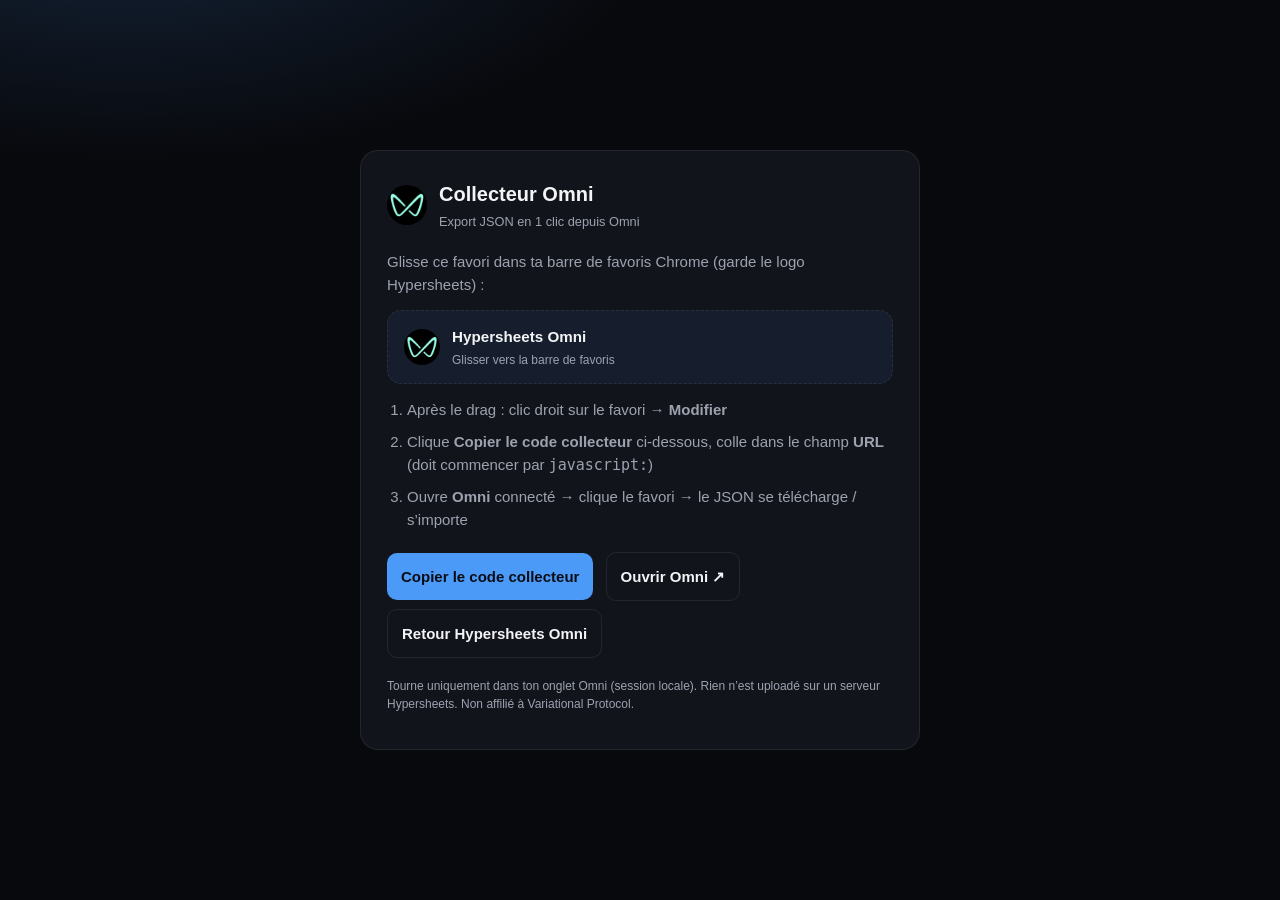
<file: omni-bookmark.html>
<!DOCTYPE html>
<html lang="fr">
<head>
  <meta charset="UTF-8" />
  <meta name="viewport" content="width=device-width, initial-scale=1.0" />
  <title>Hypersheets Omni — Collecteur</title>
  <meta name="description" content="Installer le favori Hypersheets Omni pour exporter ton compte Variational en un clic." />
  <link rel="icon" type="image/png" href="img/hypersheets-logo.png" />
  <style>
    :root {
      --bg: #08090d;
      --surface: #12141c;
      --border: rgba(255,255,255,.08);
      --text: #f3f4f6;
      --muted: #9ca3af;
      --accent: #4c9af8;
      --ok: #3ddc84;
    }
    * { box-sizing: border-box; }
    body {
      margin: 0; min-height: 100vh;
      font: 500 15px/1.55 -apple-system, BlinkMacSystemFont, "Segoe UI", Roboto, sans-serif;
      color: var(--text);
      background:
        radial-gradient(900px 420px at 10% -10%, rgba(76,154,248,.18), transparent 60%),
        var(--bg);
      display: flex; align-items: center; justify-content: center; padding: 28px 16px;
    }
    .card {
      width: min(560px, 100%);
      background: var(--surface);
      border: 1px solid var(--border);
      border-radius: 18px;
      padding: 28px 26px 24px;
    }
    .brand { display: flex; align-items: center; gap: 12px; margin-bottom: 18px; }
    .brand img { width: 40px; height: 40px; border-radius: 50%; background: #000; object-fit: contain; }
    .brand h1 { margin: 0; font-size: 1.25rem; font-weight: 800; }
    .brand p { margin: 2px 0 0; color: var(--muted); font-size: .8rem; }
    p { color: var(--muted); margin: 0 0 12px; }
    ol { margin: 0 0 16px; padding-left: 20px; color: var(--muted); }
    ol li { margin: 0 0 8px; }
    .btn {
      appearance: none; border: 0; border-radius: 10px; padding: 12px 14px;
      font: inherit; font-weight: 700; cursor: pointer; text-align: center; text-decoration: none;
      display: inline-flex; align-items: center; justify-content: center; gap: 8px;
      background: var(--accent); color: #0b0d14; margin: 4px 8px 4px 0;
    }
    .btn-ghost {
      background: transparent; color: var(--text); border: 1px solid var(--border);
    }
    .drag {
      display: flex; align-items: center; gap: 12px;
      padding: 14px 16px; border-radius: 14px;
      border: 1px dashed var(--border);
      background: rgba(76,154,248,.08);
      margin: 14px 0;
      cursor: grab;
      text-decoration: none; color: var(--text);
    }
    .drag:active { cursor: grabbing; }
    .drag img { width: 36px; height: 36px; border-radius: 50%; background: #000; }
    .drag strong { display: block; font-size: .95rem; }
    .drag span { display: block; font-size: .75rem; color: var(--muted); margin-top: 2px; }
    .note { margin-top: 16px; font-size: .75rem; color: var(--muted); line-height: 1.45; }
    .ok { color: var(--ok); font-size: .8rem; margin-top: 8px; display: none; }
    .ok.show { display: block; }
  </style>
</head>
<body>
  <main class="card">
    <div class="brand">
      <img src="img/hypersheets-logo.png" alt="" width="40" height="40" />
      <div>
        <h1>Collecteur Omni</h1>
        <p>Export JSON en 1 clic depuis Omni</p>
      </div>
    </div>

    <p>Glisse ce favori dans ta barre de favoris Chrome (garde le logo Hypersheets) :</p>
    <a class="drag" id="seedBookmark" href="#" draggable="true">
      <img src="img/hypersheets-logo.png" alt="" width="36" height="36" />
      <div>
        <strong>Hypersheets Omni</strong>
        <span>Glisser vers la barre de favoris</span>
      </div>
    </a>

    <ol>
      <li>Après le drag : clic droit sur le favori → <b>Modifier</b></li>
      <li>Clique <b>Copier le code collecteur</b> ci-dessous, colle dans le champ <b>URL</b> (doit commencer par <code>javascript:</code>)</li>
      <li>Ouvre <b>Omni</b> connecté → clique le favori → le JSON se télécharge / s’importe</li>
    </ol>

    <div>
      <button type="button" class="btn" id="btnCopy">Copier le code collecteur</button>
      <a class="btn btn-ghost" href="https://omni.variational.io/?ref=OMNILGUPC6GM" target="_blank" rel="noopener">Ouvrir Omni ↗</a>
      <a class="btn btn-ghost" href="omni/#var-omni-import">Retour Hypersheets Omni</a>
    </div>
    <p class="ok" id="copyOk">Code copié — colle-le dans l’URL du favori.</p>
    <p class="note">
      Tourne uniquement dans ton onglet Omni (session locale). Rien n’est uploadé sur un serveur Hypersheets.
      Non affilié à Variational Protocol.
    </p>
  </main>
  <script src="js/variational-omni-collector.js"></script>
  <script>
    (function () {
      const seed = document.getElementById('seedBookmark');
      const btn = document.getElementById('btnCopy');
      const ok = document.getElementById('copyOk');
      const selfUrl = location.href.split('#')[0];
      seed.href = selfUrl;

      function logoUrl() {
        try { return new URL('img/hypersheets-logo.png', location.href).href; } catch (_) {
          return 'https://hypersheets.xyz/img/hypersheets-logo.png';
        }
      }
      function appUrl() {
        try {
          const u = new URL('omni/', location.href);
          u.hash = 'var-omni-import';
          return u.toString();
        } catch (_) {
          return 'https://hypersheets.xyz/omni/#var-omni-import';
        }
      }
      function scriptUrl() {
        try {
          const u = new URL('js/variational-omni-collector-run.js', location.href);
          if (u.protocol === 'https:') return u.href;
        } catch (_) {}
        return 'https://hypersheets.xyz/js/variational-omni-collector-run.js';
      }
      function buildHref() {
        let src = (window.HS_VAR_COLLECTOR_SRC || '').trim();
        if (!src) return '#';
        const esc = (v) => String(v).replace(/\\/g, '\\\\').replace(/"/g, '\\"');
        src = src.split('__HS_BRAND_LOGO__').join(esc(logoUrl()));
        src = src.split('__HS_APP_URL__').join(esc(appUrl()));
        src = src.split('__HS_SCRIPT_URL__').join(esc(scriptUrl()));
        // Local http: embed runner to avoid mixed-content block on Omni HTTPS
        if (location.protocol === 'http:' || location.hostname === 'localhost' || location.hostname === '127.0.0.1') {
          return fetch(new URL('js/variational-omni-collector-run.js', location.href).href, { cache: 'no-cache' })
            .then((r) => r.text())
            .then((t) => {
              const b64 = btoa(unescape(encodeURIComponent(t)));
              return 'javascript:void(function(){if(!location.hostname.endsWith("variational.io")){alert("Wrong tab — open Omni first.");return;}window.__HS_OMNI_COLLECTOR__={appUrl:"' + esc(appUrl()) + '",logo:"' + esc(logoUrl()) + '"};var s=document.createElement("script");s.textContent=decodeURIComponent(escape(atob("' + b64 + '")));document.documentElement.appendChild(s);})();';
            })
            .catch(() => src);
        }
        return Promise.resolve(src.startsWith('javascript:') ? src : ('javascript:' + src));
      }

      seed.addEventListener('dragstart', (e) => {
        try {
          e.dataTransfer.setData('text/uri-list', selfUrl);
          e.dataTransfer.setData('text/plain', selfUrl);
          e.dataTransfer.setData('text/html', '<a href="' + selfUrl.replace(/"/g, '&quot;') + '">Hypersheets Omni</a>');
          e.dataTransfer.effectAllowed = 'copyLink';
        } catch (_) {}
      });

      btn.addEventListener('click', async () => {
        try {
          const href = await buildHref();
          const code = href.startsWith('javascript:') ? href.slice('javascript:'.length) : href;
          await navigator.clipboard.writeText(code.startsWith('javascript:') ? code : ('javascript:' + code));
          // Prefer copying full javascript: URL for bookmark edit field
          await navigator.clipboard.writeText(href.startsWith('javascript:') ? href : ('javascript:' + href));
          ok.classList.add('show');
        } catch (_) {
          alert('Impossible de copier — copie manuelle depuis la console.');
        }
      });
    })();
  </script>
</body>
</html>
</file>
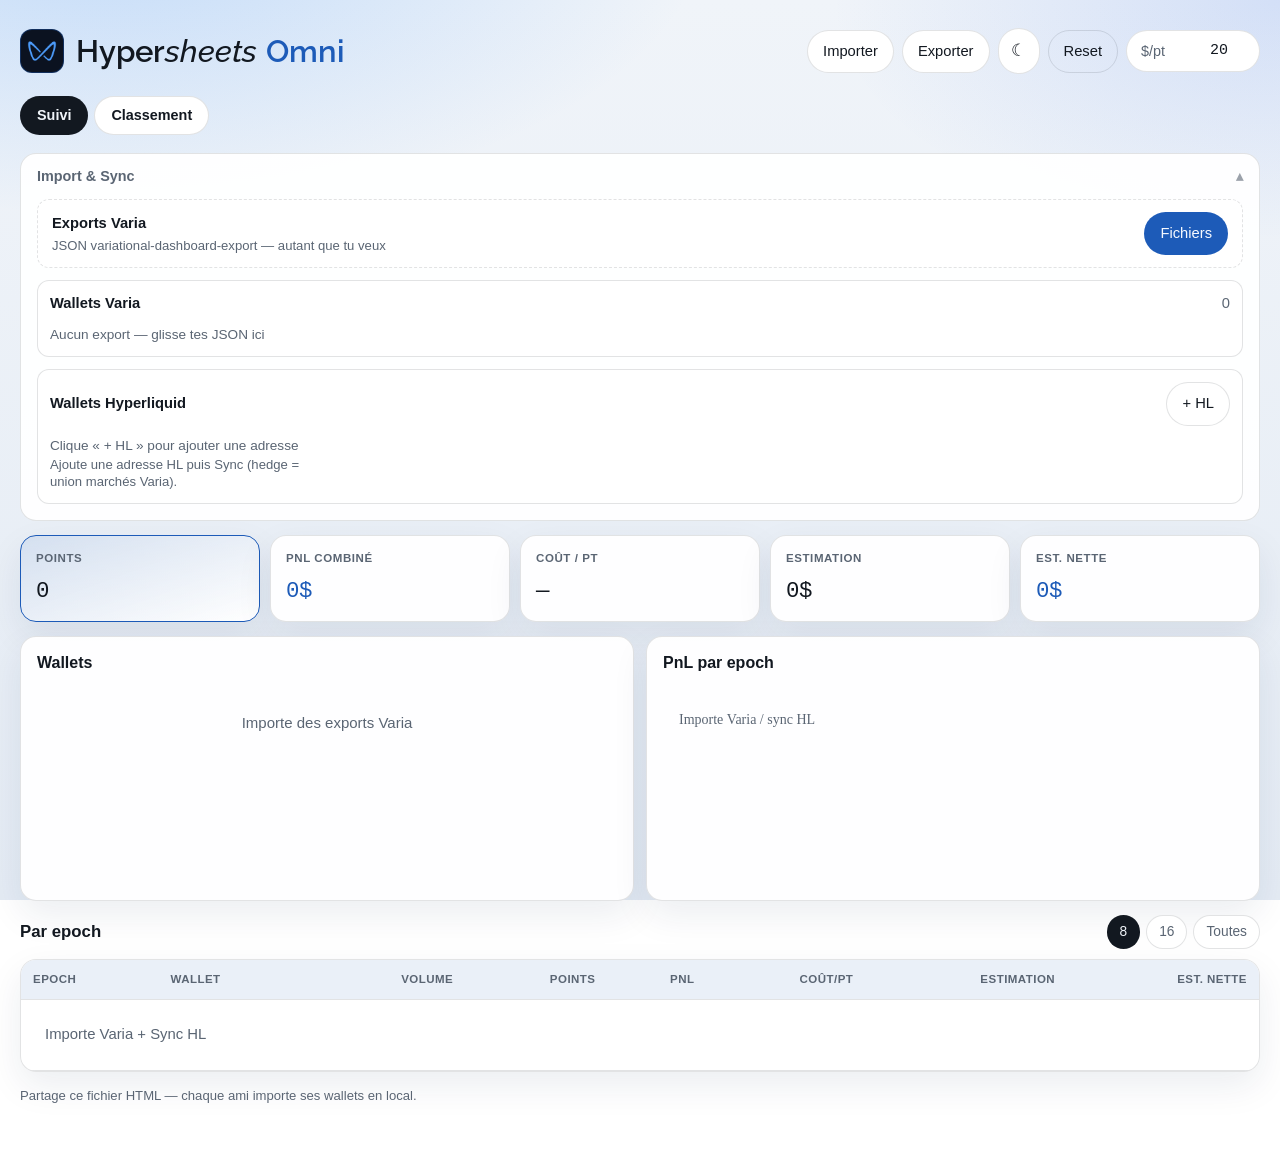
<file: omni/farm-varia.html>
<!DOCTYPE html>
<html lang="fr">
<script>
(function(){
  try {
    var q = new URLSearchParams(location.search||'');
    var embed = q.get('embed') === '1' || window.parent !== window;
    if (embed) {
      document.documentElement.classList.add('hs-fv-embed');
      document.documentElement.setAttribute('data-theme', 'dark');
      try { localStorage.setItem('farm-varia-theme', 'dark'); } catch (e2) {}
    } else {
      var t = localStorage.getItem('farm-varia-theme') || 'light';
      document.documentElement.setAttribute('data-theme', t === 'dark' ? 'dark' : 'light');
    }
  } catch (e) {
    document.documentElement.classList.add('hs-fv-embed');
    document.documentElement.setAttribute('data-theme', 'dark');
  }
})();
</script>
<head>
<style>
  /* Embed: force opaque dark shell — never transparent (iframe paints white) */
  html.hs-fv-embed,
  html.hs-fv-embed[data-theme="dark"],
  html.hs-fv-embed[data-theme="light"] {
    --bg0: #0b1220 !important;
    --bg1: #0f1624 !important;
    --glow-a: rgba(76, 154, 248, 0.12) !important;
    --glow-b: rgba(37, 99, 235, 0.08) !important;
    --ink: #e8eef7 !important;
    --muted: #9aa8bc !important;
    --line: rgba(232, 238, 247, 0.14) !important;
    --card: #161e2c !important;
    --card-soft: #121a28 !important;
    --accent: #4c9af8 !important;
    --accent-2: #6eb0ff !important;
    --accent-soft: rgba(76, 154, 248, 0.16) !important;
    --accent-text: #0b1220 !important;
    --bad: #f07167 !important;
    --good: #4c9af8 !important;
    --w0f: #6db4f0 !important;
    --wc6: #e0a06a !important;
    --whl: #b39ddb !important;
    --th-bg: #121a28 !important;
    --row-total: rgba(76, 154, 248, 0.14) !important;
    --shadow: none !important;
    --radius: 14px !important;
    --chart-grid: rgba(232, 238, 247, 0.12) !important;
    --chart-pos: #4c9af8 !important;
    --chart-neg: #f07167 !important;
    --chart-label: #9aa8bc !important;
    color-scheme: dark;
    background: #0b1220 !important;
  }
  html.hs-fv-embed .brand-logo {
    border: 0 !important;
    background: transparent !important;
    box-shadow: none !important;
    width: 40px; height: 40px; border-radius: 0;
  }
  html.hs-fv-embed header,
  html.hs-fv-embed .page-nav { display: none !important; }
  html.hs-fv-embed .brand-lockup { display: none !important; }
  html.hs-fv-embed,
  html.hs-fv-embed body {
    background: #0b1220 !important;
    color: #e8eef7 !important;
  }
  html.hs-fv-embed body {
    background:
      radial-gradient(900px 420px at 10% -10%, rgba(76,154,248,.1), transparent 55%),
      #0b1220 !important;
  }
  html.hs-fv-embed .wrap { max-width: none; padding: 8px 6px 28px; }
  /* Import & Sync lives on Omni Dashboard — hide in Classement embed */
  html.hs-fv-embed #setupPanel { display: none !important; }
  html.hs-fv-embed .hero,
  html.hs-fv-embed .lede { display: none !important; }

  html.hs-fv-embed .kpi,
  html.hs-fv-embed .card,
  html.hs-fv-embed .table-wrap,
  html.hs-fv-embed .wallet,
  html.hs-fv-embed .setup,
  html.hs-fv-embed .drop,
  html.hs-fv-embed .rank-board .rb-kpi {
    background: #161e2c !important;
    border: 1px solid rgba(232,238,247,.12) !important;
    border-radius: 14px !important;
    box-shadow: none !important;
    color: #e8eef7 !important;
  }
  html.hs-fv-embed .kpi .label,
  html.hs-fv-embed .wallet .pts,
  html.hs-fv-embed .muted,
  html.hs-fv-embed .section-head h2,
  html.hs-fv-embed .card h2 {
    color: #9aa8bc !important;
  }
  html.hs-fv-embed .kpi .value,
  html.hs-fv-embed .wallet .pnl,
  html.hs-fv-embed .wallet .tag {
    color: #e8eef7 !important;
  }
  html.hs-fv-embed .kpi.accent,
  html.hs-fv-embed .rank-board .rb-kpi.accent {
    background: linear-gradient(160deg, rgba(76,154,248,.2), #161e2c) !important;
    border-color: rgba(76,154,248,.45) !important;
  }
  html.hs-fv-embed .neg { color: #f07167 !important; }
  html.hs-fv-embed .pos { color: #6eb0ff !important; }

  html.hs-fv-embed .tabs,
  html.hs-fv-embed .rank-board .rb-fdv-tabs {
    display: inline-flex;
    flex-wrap: wrap;
    gap: 4px;
    padding: 3px;
    border-radius: 10px;
    background: rgba(255,255,255,.04);
    border: 1px solid rgba(255,255,255,.1);
    margin: 0;
  }
  html.hs-fv-embed .rank-board .rb-fdv-row {
    display: flex;
    flex-wrap: wrap;
    align-items: flex-end;
    gap: 8px 10px;
    margin: 0 0 10px;
  }
  html.hs-fv-embed .rank-board .rb-fdv-custom {
    min-width: 96px;
    max-width: 120px;
  }
  html.hs-fv-embed .rank-board .rb-fdv-custom label {
    color: #9aa8bc !important;
  }
  html.hs-fv-embed .rank-board .rb-fdv-custom input {
    background: #0b1220 !important;
    color: #e8eef7 !important;
    border: 1px solid rgba(255,255,255,.14) !important;
    border-radius: 10px !important;
  }
  html.hs-fv-embed .tabs button,
  html.hs-fv-embed .rank-board .rb-fdv-tabs button {
    border: 0 !important;
    border-radius: 7px !important;
    background: transparent !important;
    color: #9aa8bc !important;
    font-weight: 600;
    font-size: .78rem;
    padding: 7px 12px;
  }
  html.hs-fv-embed .tabs button.active,
  html.hs-fv-embed .rank-board .rb-fdv-tabs button.active {
    background: rgba(76,154,248,.28) !important;
    color: #fff !important;
  }

  html.hs-fv-embed thead th {
    background: #121a28 !important;
    color: #9aa8bc !important;
    border-bottom: 1px solid rgba(255,255,255,.1) !important;
  }
  html.hs-fv-embed tbody td {
    color: #e8eef7 !important;
    border-bottom: 1px solid rgba(255,255,255,.06) !important;
    background: transparent !important;
  }
  html.hs-fv-embed tbody tr:hover td {
    background: rgba(76,154,248,.07) !important;
  }
  html.hs-fv-embed tbody tr.total td,
  html.hs-fv-embed .rank-board tr.me td {
    background: rgba(76,154,248,.12) !important;
  }
  html.hs-fv-embed .setup > summary { color: #fff !important; font-weight: 650; }
  html.hs-fv-embed input,
  html.hs-fv-embed select {
    background: #0b1220 !important;
    color: #e8eef7 !important;
    border: 1px solid rgba(255,255,255,.14) !important;
    border-radius: 10px !important;
  }
  html.hs-fv-embed .banner {
    background: rgba(76,154,248,.1) !important;
    border: 1px solid rgba(76,154,248,.35) !important;
    color: #e8eef7 !important;
    border-radius: 12px;
  }
</style>

<meta charset="utf-8" />
<meta name="viewport" content="width=device-width, initial-scale=1" />
<title>Hypersheets Omni</title>
<link rel="preconnect" href="https://fonts.googleapis.com" />
<link rel="preconnect" href="https://fonts.gstatic.com" crossorigin />
<link href="https://fonts.googleapis.com/css2?family=Raleway:ital,wght@0,500;0,600;1,500;1,600&display=swap" rel="stylesheet" />
<link rel="icon" type="image/png" href="[data-uri]" />
<style>
  /* Hypersheets Omni — bleu Variational / Omni (#4c9af8) */
  :root {
    --bg0: #f0f4f9;
    --bg1: #e4ebf4;
    --glow-a: rgba(76, 154, 248, 0.28);
    --glow-b: rgba(37, 99, 235, 0.14);
    --ink: #121820;
    --muted: #5a6573;
    --line: rgba(18, 24, 32, 0.12);
    --card: #ffffff;
    --card-soft: rgba(255, 255, 255, 0.94);
    --accent: #1d5bb8;
    --accent-2: #3b82f6;
    --accent-soft: rgba(29, 91, 184, 0.1);
    --accent-text: #f5f9ff;
    --bad: #b42318;
    --good: #1d5bb8;
    --w0f: #0b4f8a;
    --wc6: #9a4a12;
    --whl: #3d2c6b;
    --th-bg: #eaf0f8;
    --row-total: rgba(29, 91, 184, 0.08);
    --tip-bg: #121820;
    --tip-fg: #f0f4f9;
    --tip-border: rgba(76, 154, 248, 0.5);
    --shadow: 0 14px 36px rgba(18, 40, 72, 0.08);
    --radius: 16px;
    --font: "Segoe UI", "Gill Sans", "Trebuchet MS", sans-serif;
    --mono: "Cascadia Mono", "Consolas", "Lucida Console", monospace;
    --chart-grid: rgba(18, 24, 32, 0.1);
    --chart-pos: #3b82f6;
    --chart-neg: #b42318;
    --chart-label: #5a6573;
  }
  html[data-theme="dark"] {
    --bg0: #0b1220;
    --bg1: #111827;
    --glow-a: rgba(76, 154, 248, 0.18);
    --glow-b: rgba(37, 99, 235, 0.1);
    --ink: #e8eef7;
    --muted: #9aa8bc;
    --line: rgba(232, 238, 247, 0.12);
    --card: #161e2c;
    --card-soft: rgba(22, 30, 44, 0.96);
    --accent: #4c9af8;
    --accent-2: #6eb0ff;
    --accent-soft: rgba(76, 154, 248, 0.14);
    --accent-text: #0b1220;
    --bad: #f07167;
    --good: #4c9af8;
    --w0f: #6db4f0;
    --wc6: #e0a06a;
    --whl: #b39ddb;
    --th-bg: #121a28;
    --row-total: rgba(76, 154, 248, 0.12);
    --tip-bg: #e8eef7;
    --tip-fg: #0b1220;
    --tip-border: rgba(76, 154, 248, 0.55);
    --shadow: 0 16px 40px rgba(0, 0, 0, 0.4);
    --chart-grid: rgba(232, 238, 247, 0.1);
    --chart-pos: #4c9af8;
    --chart-neg: #f07167;
    --chart-label: #9aa8bc;
  }
  * { box-sizing: border-box; }
  html, body { margin: 0; min-height: 100%; }
  body {
    font-family: var(--font);
    color: var(--ink);
    font-size: 15px;
    line-height: 1.45;
    background:
      radial-gradient(1100px 520px at 8% -8%, var(--glow-a), transparent 55%),
      radial-gradient(900px 480px at 100% 0%, var(--glow-b), transparent 50%),
      linear-gradient(180deg, var(--bg0), var(--bg1));
    background-attachment: fixed;
  }
  .wrap { max-width: 1280px; margin: 0 auto; padding: 28px 20px 64px; }
  header {
    display: flex; flex-wrap: wrap; gap: 16px 24px;
    align-items: center; justify-content: space-between;
    margin-bottom: 22px;
  }
  .brand-lockup {
    display: flex; align-items: center; gap: 12px; cursor: help;
  }
  .brand-logo {
    width: 44px; height: 44px; border-radius: 12px; flex-shrink: 0;
    display: grid; place-items: center;
    background: #0b1220;
    border: 1px solid color-mix(in srgb, var(--accent) 40%, var(--line));
    overflow: hidden;
  }
  html[data-theme="light"] .brand-logo { background: #0b1220; }
  .brand-logo img {
    width: 34px; height: 34px; display: block; object-fit: contain;
  }
  /* Wordmark officiel Hypersheets : Raleway + sheets italic */
  .brand h1.hs-brand-wordmark {
    margin: 0;
    font-family: 'Raleway', system-ui, sans-serif;
    font-size: clamp(1.5rem, 2.6vw, 1.95rem);
    font-weight: 400;
    letter-spacing: 0;
    line-height: 1;
    white-space: nowrap;
    color: var(--ink);
  }
  .brand h1 .hs-brand-hyper {
    font-style: normal;
    font-weight: 600;
    color: var(--ink);
  }
  .brand h1 .hs-brand-sheets {
    font-style: italic;
    font-weight: 500;
    color: var(--ink);
  }
  .brand h1 .hs-brand-omni {
    font-style: normal;
    font-weight: 600;
    color: var(--accent);
    margin-left: 0.28em;
  }
  html[data-theme="dark"] .brand h1 .hs-brand-hyper,
  html[data-theme="dark"] .brand h1 .hs-brand-sheets {
    color: #fff;
  }
  .toolbar { display: flex; flex-wrap: wrap; gap: 8px; align-items: center; }
  .btn, .file-btn {
    appearance: none; border: 1px solid var(--line); background: var(--card);
    color: var(--ink); border-radius: 999px; padding: 10px 15px; font: inherit;
    font-size: .92rem; cursor: pointer;
  }
  .btn:hover, .file-btn:hover { border-color: var(--accent); }
  .btn.primary { background: var(--accent); color: var(--accent-text); border-color: transparent; }
  .btn.ghost { background: transparent; }
  .btn:disabled { opacity: .55; cursor: wait; }
  .btn.theme-toggle { min-width: 42px; padding-inline: 12px; font-size: 1.05rem; }
  .file-btn { display: inline-flex; align-items: center; gap: 8px; }
  .file-btn input { display: none; }
  .price-box {
    display: flex; align-items: center; gap: 8px;
    background: var(--card); border: 1px solid var(--line);
    border-radius: 999px; padding: 8px 14px;
  }
  .price-box label { color: var(--muted); font-size: .9rem; }
  .price-box input {
    width: 72px; border: 0; background: transparent; font: inherit;
    font-family: var(--mono); text-align: right; color: var(--ink); outline: none;
  }
  .setup, .card, .table-wrap, .kpi {
    background: var(--card-soft);
    border: 1px solid var(--line);
    border-radius: var(--radius);
  }
  .setup {
    margin-bottom: 14px; padding: 0; box-shadow: none;
  }
  .setup > summary {
    list-style: none; cursor: pointer; padding: 12px 16px;
    color: var(--muted); font-size: .9rem; font-weight: 650;
    display: flex; align-items: center; justify-content: space-between; gap: 12px;
  }
  .setup > summary::-webkit-details-marker { display: none; }
  .setup > summary::after { content: "▾"; opacity: .6; }
  .setup[open] > summary::after { content: "▴"; }
  .setup-body { padding: 0 16px 16px; display: grid; gap: 12px; }
  .hl-bar {
    display: flex; flex-wrap: wrap; gap: 10px; align-items: end; justify-content: space-between;
  }
  .hl-bar .fields { display: flex; flex-wrap: wrap; gap: 10px; align-items: end; flex: 1; }
  .field { display: flex; flex-direction: column; gap: 4px; min-width: min(100%, 320px); flex: 1; }
  .field label { font-size: .72rem; color: var(--muted); text-transform: uppercase; letter-spacing: .05em; font-weight: 600; }
  .field input {
    border: 1px solid var(--line); border-radius: 10px; padding: 10px 12px;
    font-family: var(--mono); font-size: .92rem; background: var(--card); color: var(--ink); outline: none;
  }
  .field input:focus { border-color: var(--accent); box-shadow: 0 0 0 3px var(--accent-soft); }
  .hl-meta { color: var(--muted); font-size: .82rem; max-width: 36ch; line-height: 1.35; }
  .drop {
    border: 1px dashed var(--line); border-radius: 12px; padding: 12px 14px;
    display: flex; flex-wrap: wrap; gap: 10px 16px; align-items: center; justify-content: space-between;
    background: var(--card);
  }
  .drop.drag { border-color: var(--accent); background: var(--accent-soft); }
  .drop strong { font-size: .92rem; }
  .kpis {
    display: grid; grid-template-columns: repeat(5, minmax(0, 1fr));
    gap: 10px; margin-bottom: 14px;
  }
  @media (max-width: 900px) { .kpis { grid-template-columns: repeat(3, 1fr); } }
  @media (max-width: 560px) { .kpis { grid-template-columns: repeat(2, 1fr); } }
  .kpi {
    padding: 14px 15px; cursor: help; box-shadow: var(--shadow);
  }
  .kpi .label { color: var(--muted); font-size: .72rem; text-transform: uppercase; letter-spacing: .05em; font-weight: 650; }
  .kpi .value { margin-top: 8px; font-size: 1.4rem; font-family: var(--mono); letter-spacing: -0.02em; }
  .kpi.accent { background: linear-gradient(160deg, var(--accent-soft), var(--card)); border-color: var(--accent); }
  .neg { color: var(--bad); }
  .pos { color: var(--good); }
  .grid-2 { display: grid; grid-template-columns: 1fr 1fr; gap: 12px; margin-bottom: 14px; }
  @media (max-width: 960px) { .grid-2 { grid-template-columns: 1fr; } }
  .card { overflow: visible; box-shadow: var(--shadow); }
  .card h2 { margin: 0; padding: 14px 16px 0; font-size: 1rem; font-weight: 700; }
  .wallets { display: grid; grid-template-columns: repeat(3, 1fr); gap: 10px; padding: 14px 16px 16px; }
  @media (max-width: 900px) { .wallets { grid-template-columns: 1fr; } }
  .wallet {
    border: 1px solid var(--line); border-radius: 12px; padding: 14px 14px 12px;
    background: var(--card); cursor: help;
  }
  .wallet.w-0F { border-top: 3px solid var(--w0f); }
  .wallet.w-C6 { border-top: 3px solid var(--wc6); }
  .wallet.w-HL { border-top: 3px solid var(--whl); }
  .wallet .tag { font-weight: 700; font-size: .95rem; letter-spacing: .03em; }
  .wallet.w-0F .tag { color: var(--w0f); }
  .wallet.w-C6 .tag { color: var(--wc6); }
  .wallet.w-HL .tag { color: var(--whl); }
  .wallet .pnl {
    margin-top: 10px; font-family: var(--mono); font-size: 1.35rem; letter-spacing: -0.02em;
  }
  .wallet .pts {
    margin-top: 4px; color: var(--muted); font-size: .82rem; font-family: var(--mono);
  }
  .chart-box { padding: 10px 16px 16px; }
  canvas { width: 100%; height: 200px; display: block; }
  .section-head {
    display: flex; flex-wrap: wrap; justify-content: space-between; gap: 10px;
    align-items: center; margin: 6px 0 10px;
  }
  .section-head h2 { margin: 0; font-size: 1.05rem; }
  .tabs { display: flex; gap: 6px; }
  .tabs button {
    border: 1px solid var(--line); background: var(--card); border-radius: 999px;
    padding: 6px 12px; font: inherit; font-size: .86rem; cursor: pointer; color: var(--muted);
  }
  .tabs button.active { background: var(--ink); color: var(--bg0); border-color: transparent; }
  html[data-theme="dark"] .tabs button.active { background: #eef1ee; color: #121615; }
  .table-wrap { overflow: auto; box-shadow: var(--shadow); }
  table { width: 100%; border-collapse: collapse; min-width: 720px; }
  th, td { padding: 11px 12px; text-align: right; border-bottom: 1px solid var(--line); font-size: .93rem; }
  th:first-child, td:first-child, th.left, td.left { text-align: left; }
  th {
    position: sticky; top: 0; background: var(--th-bg); color: var(--muted);
    font-size: .72rem; text-transform: uppercase; letter-spacing: .04em; font-weight: 700;
    z-index: 2; cursor: help;
  }
  td[data-tip], .tippy { cursor: help; }
  tr.wallet-row:hover td { background: var(--accent-soft); }
  tr.epoch-total td { background: var(--row-total); font-weight: 650; }
  tr.wallet-row td:first-child { padding-left: 22px; }
  .pill {
    display: inline-flex; align-items: center;
    border-radius: 999px; padding: 2px 9px; font-size: .78rem; font-weight: 700;
  }
  .pill.e { background: var(--accent-soft); color: var(--ink); }
  .pill.w0 { background: color-mix(in srgb, var(--w0f) 16%, transparent); color: var(--w0f); }
  .pill.w1 { background: color-mix(in srgb, var(--wc6) 16%, transparent); color: var(--wc6); }
  .pill.whl { background: color-mix(in srgb, var(--whl) 16%, transparent); color: var(--whl); }
  .toast {
    position: fixed; bottom: 18px; right: 18px; background: var(--tip-bg); color: var(--tip-fg);
    padding: 12px 16px; border-radius: 12px; opacity: 0; transform: translateY(8px);
    transition: .2s; pointer-events: none; z-index: 60; max-width: min(380px, calc(100vw - 36px));
    font-size: .92rem; box-shadow: var(--shadow);
  }
  .toast.show { opacity: 1; transform: none; }
  #floatTip {
    position: fixed; z-index: 9999; max-width: min(360px, calc(100vw - 24px));
    padding: 11px 13px; border-radius: 10px;
    background: var(--tip-bg); color: var(--tip-fg);
    border: 1px solid var(--tip-border);
    font-size: .86rem; line-height: 1.4; white-space: pre-line;
    pointer-events: none; opacity: 0; transform: translateY(4px);
    transition: opacity .12s, transform .12s;
    box-shadow: var(--shadow);
  }
  #floatTip.show { opacity: 1; transform: none; }
  footer { margin-top: 14px; color: var(--muted); font-size: .82rem; }
  .empty { padding: 24px; color: var(--muted); text-align: center; }
  .muted { color: var(--muted); }
  .banner {
    display: none; margin: 0 0 12px; padding: 11px 14px;
    border-radius: 12px; border: 1px solid color-mix(in srgb, var(--wc6) 45%, var(--line));
    background: color-mix(in srgb, var(--wc6) 12%, var(--card));
    color: var(--ink); font-size: .9rem; line-height: 1.4;
  }
  .banner.show { display: block; }
  .banner strong { color: var(--wc6); }

  .wallet-mgr {
    border: 1px solid var(--line); border-radius: 12px; padding: 12px;
    background: var(--card);
  }
  .wallet-mgr-head {
    display: flex; align-items: center; justify-content: space-between; gap: 8px;
    margin-bottom: 10px; font-size: .92rem;
  }
  .wallet-list { display: grid; gap: 8px; }
  .wallet-row-mgr {
    display: flex; flex-wrap: wrap; gap: 8px; align-items: center;
    padding: 8px 10px; border-radius: 10px; border: 1px solid var(--line);
    background: var(--card-soft);
  }
  .wallet-row-mgr input[type="text"] {
    border: 1px solid var(--line); border-radius: 8px; padding: 7px 9px;
    font: inherit; background: var(--card); color: var(--ink); outline: none;
  }
  .wallet-row-mgr input.label-inp { width: 88px; font-weight: 700; }
  .wallet-row-mgr input.addr-inp { flex: 1; min-width: 180px; font-family: var(--mono); font-size: .85rem; }
  .wallet-row-mgr .btn.sm { padding: 7px 10px; font-size: .82rem; }
  .wallet-row-mgr .meta { color: var(--muted); font-size: .78rem; flex: 1 1 100%; line-height: 1.35; }
  .wallet-row-mgr .stat-chip {
    font-family: var(--mono); font-size: .82rem; font-weight: 650;
    padding: 4px 8px; border-radius: 8px; background: var(--accent-soft); color: var(--accent);
    white-space: nowrap;
  }
  .wallet-row-mgr .stat-chip.muted-chip {
    background: color-mix(in srgb, var(--muted) 12%, transparent); color: var(--muted); font-weight: 500;
  }
  .wallet-row-mgr .addr-short {
    font-family: var(--mono); font-size: .78rem; color: var(--muted); min-width: 0;
    overflow: hidden; text-overflow: ellipsis; white-space: nowrap; max-width: 22ch;
  }
  .wallets { grid-template-columns: repeat(auto-fill, minmax(160px, 1fr)); }
  .wallet { border-top: 3px solid var(--accent); }
  .wallet .tag { color: var(--accent); }
  .pill.wv { background: var(--accent-soft); color: var(--accent); }
  .pill.whl { background: color-mix(in srgb, var(--whl) 16%, transparent); color: var(--whl); }

  /* —— Classement approx. points —— */
  .rank-board { margin: 18px 0 8px; }
  .rank-board .rb-grid {
    display: grid; grid-template-columns: 1fr; gap: 12px; margin-bottom: 12px;
  }
  @media (max-width: 960px) { .rank-board .rb-grid { grid-template-columns: 1fr; } }
  .rank-board .card-pad { padding: 14px 16px 16px; }
  .rank-board .card h2 { padding: 14px 16px 0; }
  .rank-board .rb-kpis {
    display: grid; grid-template-columns: repeat(3, minmax(0,1fr)); gap: 8px; margin: 10px 0 12px;
  }
  .rank-board .rb-kpi {
    border: 1px solid var(--line); border-radius: 12px; padding: 10px 12px; background: var(--card);
  }
  .rank-board .rb-kpi .lbl {
    color: var(--muted); font-size: .68rem; text-transform: uppercase; letter-spacing: .05em; font-weight: 650;
  }
  .rank-board .rb-kpi .val {
    margin-top: 4px; font-family: var(--mono); font-size: 1.15rem; letter-spacing: -0.02em;
  }
  .rank-board .rb-kpi.accent {
    background: linear-gradient(160deg, var(--accent-soft), var(--card)); border-color: var(--accent);
  }
  .rank-board .rb-row {
    display: flex; flex-wrap: wrap; gap: 8px; align-items: end; margin-bottom: 10px;
  }
  .rank-board .rb-field { display: flex; flex-direction: column; gap: 4px; min-width: 110px; }
  .rank-board .rb-field.grow { flex: 1; min-width: 160px; }
  .rank-board .rb-field label {
    font-size: .68rem; color: var(--muted); text-transform: uppercase; letter-spacing: .05em; font-weight: 650;
  }
  .rank-board .rb-field input {
    border: 1px solid var(--line); border-radius: 10px; padding: 9px 11px;
    font-family: var(--mono); font-size: .9rem; background: var(--card); color: var(--ink); outline: none;
  }
  .rank-board .rb-field input:focus { border-color: var(--accent); box-shadow: 0 0 0 3px var(--accent-soft); }
  .rank-board .rb-hint { color: var(--muted); font-size: .82rem; line-height: 1.4; margin: 0 0 8px; }
  .rank-board .rb-result {
    margin-top: 8px; padding: 10px 12px; border-radius: 10px;
    background: var(--accent-soft); border: 1px solid color-mix(in srgb, var(--accent) 35%, var(--line));
    font-size: .9rem; line-height: 1.4;
  }
  .rank-board .rb-result strong { font-family: var(--mono); }
  .rank-board .rb-airdrop {
    margin-top: 14px; padding-top: 14px;
    border-top: 1px solid var(--line);
  }
  .rank-board .rb-airdrop-title {
    font-size: .78rem; font-weight: 700; text-transform: uppercase;
    letter-spacing: .05em; color: var(--muted); margin-bottom: 6px;
  }
  .rank-board .rb-fdv-row {
    display: flex;
    flex-wrap: wrap;
    align-items: flex-end;
    gap: 8px 10px;
    margin: 0 0 10px;
  }
  .rank-board .rb-fdv-tabs {
    display: flex; flex-wrap: wrap; gap: 6px; margin: 0;
  }
  .rank-board .rb-fdv-tabs button {
    border: 1px solid var(--line); background: var(--card); color: var(--ink);
    border-radius: 999px; padding: 6px 11px; font: inherit; font-size: .78rem;
    font-weight: 650; cursor: pointer;
  }
  .rank-board .rb-fdv-tabs button:hover { border-color: var(--accent); }
  .rank-board .rb-fdv-tabs button.active {
    background: var(--ink); color: var(--bg0); border-color: transparent;
  }
  html[data-theme="dark"] .rank-board .rb-fdv-tabs button.active {
    background: #eef1ee; color: #121615;
  }
  .rank-board .rb-fdv-custom {
    min-width: 96px;
    max-width: 120px;
    flex: 0 0 auto;
  }
  .rank-board .rb-fdv-custom label {
    font-size: .65rem;
    font-weight: 700;
    letter-spacing: .05em;
    text-transform: uppercase;
    color: var(--muted);
    margin-bottom: 4px;
  }
  .rank-board .rb-fdv-custom input {
    width: 100%;
    min-width: 0;
  }
  .rank-board .table-wrap { margin-bottom: 12px; }
  .rank-board table { min-width: 560px; }
  .rank-board tr.me td { background: var(--row-total); font-weight: 650; }
  .rank-board .src-pill {
    display: inline-flex; border-radius: 999px; padding: 2px 8px; font-size: .72rem; font-weight: 700;
  }
  .rank-board .src-pill.wallet { background: var(--accent-soft); color: var(--accent); }
  .rank-board .src-pill.seed { background: color-mix(in srgb, var(--muted) 14%, transparent); color: var(--muted); }
  .rank-board .src-pill.custom { background: color-mix(in srgb, var(--wc6) 16%, transparent); color: var(--wc6); }
  .rank-board .rb-wallet-chips {
    display: flex;
    flex-wrap: wrap;
    gap: 6px;
    align-items: center;
    margin: 2px 0 12px;
  }
  .rank-board .rb-wallet-chips .wallet-chip {
    appearance: none;
    border: 1px solid rgba(232,238,247,.14);
    background: #121a28;
    color: #9aa8bc;
    border-radius: 999px;
    padding: 6px 11px;
    font: inherit;
    font-size: .74rem;
    font-weight: 650;
    cursor: pointer;
    line-height: 1.2;
    transition: color .12s, background .12s, border-color .12s;
  }
  .rank-board .rb-wallet-chips .wallet-chip:hover {
    color: #e8eef7;
    border-color: rgba(76,154,248,.4);
  }
  .rank-board .rb-wallet-chips .wallet-chip.active {
    color: #fff;
    background: rgba(76,154,248,.28);
    border-color: rgba(76,154,248,.5);
  }
  .rank-board .rb-wallet-chips .rb-chips-empty {
    font-size: .78rem;
    color: var(--muted);
  }

  /* —— Pages —— */
  .page-nav {
    display: flex; gap: 6px; margin: 0 0 18px; flex-wrap: wrap;
  }
  .page-nav button {
    border: 1px solid var(--line); background: var(--card); color: var(--ink);
    border-radius: 999px; padding: 8px 16px; font: inherit; font-weight: 650;
    font-size: .9rem; cursor: pointer;
  }
  .page-nav button:hover { border-color: var(--accent); }
  .page-nav button.active {
    background: var(--ink); color: var(--bg0); border-color: transparent;
  }
  html[data-theme="dark"] .page-nav button.active { background: #eef1ee; color: #121615; }
  .page { display: none; }
  .page.active { display: block; }

</style>
</head>
<body>
  <div class="wrap">
    <header>
      <div class="brand">
        <div class="brand-lockup" data-tip="Hypersheets Omni — suivi farming Variational.\nPnL = Realized + Funding + Fees (tous wallets Varia + HL).">
          <div class="brand-logo" aria-hidden="true">
            <img src="[data-uri]" alt="" width="34" height="34" />
          </div>
          <h1 class="hs-brand-wordmark" aria-label="Hypersheets Omni">
            <span class="hs-brand-hyper">Hyper</span><span class="hs-brand-sheets">sheets</span><span class="hs-brand-omni">Omni</span>
          </h1>
        </div>
      </div>
      <div class="toolbar">
        <label class="file-btn">Importer<input id="fileInput" type="file" accept="application/json,.json" multiple /></label>
        <button class="btn" id="btnExportState" type="button">Exporter</button>
        <button class="btn theme-toggle" id="btnTheme" type="button" title="Mode sombre / clair" aria-label="Basculer le thème">☾</button>
        <button class="btn ghost" id="btnReset" type="button">Reset</button>
        <div class="price-box" data-tip="Prix hypothétique d’1 point.\nSert à Estimation = points × $/pt.">
          <label for="pricePerPoint">$/pt</label>
          <input id="pricePerPoint" type="number" min="0" step="0.5" value="20" />
        </div>
      </div>
    </header>

    <nav class="page-nav" id="pageNav" aria-label="Pages">
      <button type="button" data-page="farm" class="active">Suivi</button>
      <button type="button" data-page="rank">Classement</button>
    </nav>


    <details class="setup" id="setupPanel">
      <summary>Import &amp; Sync</summary>
      <div class="setup-body">
        <div class="drop" id="dropZone">
          <div>
            <strong>Exports Varia</strong>
            <div class="muted" style="font-size:.82rem;margin-top:2px">JSON variational-dashboard-export — autant que tu veux</div>
          </div>
          <button class="btn primary" id="btnBrowse" type="button">Fichiers</button>
        </div>
        <div class="wallet-mgr">
          <div class="wallet-mgr-head">
            <strong>Wallets Varia</strong>
            <span class="muted" id="variaCount">0</span>
          </div>
          <div id="variaList" class="wallet-list"></div>
        </div>
        <div class="wallet-mgr">
          <div class="wallet-mgr-head">
            <strong>Wallets Hyperliquid</strong>
            <button class="btn" id="btnAddHl" type="button">+ HL</button>
          </div>
          <div id="hlList" class="wallet-list"></div>
          <div class="hl-meta" id="hlMeta">Ajoute une adresse HL puis Sync (hedge = union marchés Varia).</div>
        </div>
      </div>
    </details>

    <div class="page active" id="pageFarm" data-page="farm">

    <section class="kpis" id="kpis"></section>

    <section class="grid-2">
      <div class="card">
        <h2 data-tip="PnL par wallet. Survole une carte pour total points, R / F / Fees et volume.">Wallets</h2>
        <div class="wallets" id="wallets"></div>
      </div>
      <div class="card">
        <h2 data-tip="PnL combiné (tous wallets) par epoch.">PnL par epoch</h2>
        <div class="chart-box"><canvas id="chartPnl" width="640" height="200"></canvas></div>
      </div>
    </section>


    

    <div class="banner" id="reimportBanner">
      <strong>Epoch en cours incomplète</strong> — les points sont estimés, mais volume / PnL manquent.
      Ouvre <em>Import &amp; Sync HL</em> et réimporte les 2 JSON Varia du jour, puis Sync HL.
    </div>

    <div class="section-head">
      <h2 data-tip="Ligne totale = somme de tous les wallets.\nCoût/pt = |PnL| ÷ points si PnL &lt; 0.\nSurvole PnL / Points / Coût pour le détail.">Par epoch</h2>
      <div class="tabs" id="rangeTabs">
        <button type="button" data-range="8" class="active">8</button>
        <button type="button" data-range="16">16</button>
        <button type="button" data-range="all">Toutes</button>
      </div>
    </div>

    <div class="table-wrap">
      <table>
        <thead>
          <tr>
            <th class="left" data-tip="Fenêtre epoch Variational (jeudi → jeudi UTC).">Epoch</th>
            <th class="left" data-tip="Varia = exports importés · HL = hedge (union marchés Varia, spot exclu).">Wallet</th>
            <th data-tip="Notional tradé. HL = fills hedge matchés seulement.">Volume</th>
            <th data-tip="Points farm (+ competition au survol de la cellule).">Points</th>
            <th data-tip="Realized + Funding + Fees.\nSurvole la cellule pour le détail R / F / Fees.">PnL</th>
            <th data-tip="|PnL| ÷ points quand PnL &lt; 0.\nSinon — (pas de coût si PnL ≥ 0).">Coût/pt</th>
            <th data-tip="(points + competition) × $/pt">Estimation</th>
            <th data-tip="Estimation + PnL combiné">Est. nette</th>
          </tr>
        </thead>
        <tbody id="epochBody"></tbody>
      </table>
    </div>

    <footer id="footer"></footer>
    </div>

    <div class="page" id="pageRank" data-page="rank">
<section class="rank-board" id="rankBoard">
      <div class="section-head">
        <h2 data-tip="Approximation communautaire (Grok + calages).
Tes wallets importés + observations manuelles.
Omni ne publie pas le board points officiel.">Classement approx. (points)</h2>
        <div class="tabs" id="rankWeekTabs" aria-label="Horizon des seuils"></div>
      </div>
      <div class="rb-grid">
        <div class="card">
          <h2>Calculateur</h2>
          <div class="card-pad">
            <div class="rb-wallet-chips" id="rbWalletChips" aria-label="JSON Dashboard"></div>
            <div class="rb-row">
              <div class="rb-field">
                <label>Points total</label>
                <input id="rbCustomPts" type="number" min="0" step="0.01" placeholder="ex. 250" />
              </div>
            </div>
            <div class="rb-kpis" id="rbThresholdKpis"></div>
            <div class="rb-result" id="rbCalcResult">Saisis des points pour estimer un rang.</div>
            <div class="rb-airdrop">
              <div class="rb-airdrop-title">Estimation airdrop</div>
              <p class="rb-hint">
                Part = tes pts ÷ pool final. $ ≈ part × FDV concurrent × % supply alloué aux points.
                FDV indicatifs (perp DEX live) — à ajuster.
              </p>
              <div class="rb-fdv-row">
                <div class="rb-fdv-tabs" id="rbFdvTabs"></div>
                <div class="rb-field rb-fdv-custom">
                  <label>FDV ($B)</label>
                  <input id="rbFdvB" type="number" min="0" step="0.1" />
                </div>
              </div>
              <div class="rb-row">
                <div class="rb-field">
                  <label>% supply airdrop</label>
                  <input id="rbAirdropPct" type="number" min="0" max="100" step="1" />
                </div>
                <div class="rb-field">
                  <label>Pool points</label>
                  <input id="rbTotalPool" type="number" min="1" step="100000" />
                </div>
              </div>
              <div class="rb-kpis" id="rbAirdropKpis"></div>
              <div class="rb-result" id="rbAirdropResult">Saisis des points pour estimer l’airdrop.</div>
            </div>
          </div>
        </div>
      </div>
      <div class="table-wrap">
        <table>
          <thead>
            <tr>
              <th class="left">Cible</th>
              <th>Rang</th>
              <th>Points</th>
            </tr>
          </thead>
          <tbody id="rbThreshBody"></tbody>
        </table>
      </div>
      <div class="table-wrap">
        <table>
          <thead>
            <tr>
              <th data-tip="Rang Omni points (total).">Rang</th>
              <th class="left">Wallet</th>
              <th>Total pts</th>
              <th>Self</th>
              <th>Referral</th>
              <th class="left">Source</th>
            </tr>
          </thead>
          <tbody id="rbBoardBody"></tbody>
        </table>
      </div>
    </section>
    </div>

  </div>
  <div id="floatTip" role="tooltip"></div>
  <div class="toast" id="toast"></div>

<script>
const THEME_KEY = 'farm-varia-theme';
function getTheme() {
  return document.documentElement.getAttribute('data-theme') === 'dark' ? 'dark' : 'light';
}
function setTheme(theme) {
  if (document.documentElement.classList.contains('hs-fv-embed')) {
    theme = 'dark';
  }
  const t = theme === 'dark' ? 'dark' : 'light';
  document.documentElement.setAttribute('data-theme', t);
  try { localStorage.setItem(THEME_KEY, t); } catch (_) {}
  const btn = document.getElementById('btnTheme');
  if (btn) btn.textContent = t === 'dark' ? '☀' : '☾';
  try { renderChart(); } catch (_) {}
}
function cssVar(name, fallback) {
  const v = getComputedStyle(document.documentElement).getPropertyValue(name).trim();
  return v || fallback;
}

const STORAGE_KEY = 'farm-varia-dashboard-v4';
const STORAGE_KEY_V3 = 'farm-varia-dashboard-v3';
const HL_API = 'https://api.hyperliquid.xyz/info';
const KNOWN_COMPANIES = {
  '1db9f0b3-5571-45d8-9db3-56e2ba1b02d0': '0F',
  'c0848625-a668-4bb8-8fb3-dfd2f3fbf305': 'C6'
};
const WALLET_COLORS = ['#1d5bb8', '#9a4a12', '#0b7a6a', '#3d2c6b', '#b42318', '#0b4f8a', '#7a3e12', '#2563eb'];

const $ = (id) => document.getElementById(id);
/** @type {Record<string, {fills:any[], funding:any[]}>} */
let hlRawById = {};
let state = loadState();

function uid(prefix) {
  return prefix + '_' + Math.random().toString(36).slice(2, 9);
}

function defaultState() {
  return {
    version: 4,
    pricePerPoint: 20,
    variaWallets: {},
    hlWallets: {},
    rankBoard: {
      weeks: 0, customObs: [], customPts: '',
      fdvPreset: 'aster', fdvB: 4.7, airdropPct: 25, totalPool: 10000000
    }
  };
}

function migrateFromV3(s) {
  const next = defaultState();
  next.pricePerPoint = s.pricePerPoint || 20;
  const oldWallets = s.wallets || s.variaWallets || {};
  for (const [key, w] of Object.entries(oldWallets)) {
    if (!w) continue;
    const id = w.id || w.company || key;
    next.variaWallets[id] = {
      id,
      label: w.label || key,
      company: w.company || id,
      address: w.address || null,
      name: w.name || null,
      summary: w.summary || null,
      exported_at: w.exported_at || null,
      epochs: w.epochs || []
    };
  }
  if (s.hlWallets && typeof s.hlWallets === 'object') {
    next.hlWallets = s.hlWallets;
  } else if (s.hl && (s.hl.address || (s.hl.epochs && s.hl.epochs.length))) {
    const id = uid('hl');
    next.hlWallets[id] = {
      id,
      label: 'HL',
      address: s.hl.address || '',
      syncedAt: s.hl.syncedAt || null,
      fillsCount: s.hl.fillsCount || s.hl.fillCount || 0,
      fundingCount: s.hl.fundingCount || 0,
      matchStats: s.hl.matchStats || null,
      epochs: s.hl.epochs || []
    };
  }
  return next;
}

function purgeOldStorage() {
  try {
    localStorage.removeItem('farm-varia-dashboard-v2');
    localStorage.removeItem('farm-varia-dashboard-v1');
  } catch (_) {}
}

function loadState() {
  purgeOldStorage();
  try {
    const raw4 = localStorage.getItem(STORAGE_KEY);
    if (raw4) {
      const s = JSON.parse(raw4);
      if (s.variaWallets) {
        return {
          ...defaultState(),
          ...s,
          variaWallets: s.variaWallets || {},
          hlWallets: s.hlWallets || {}
        };
      }
      return migrateFromV3(s);
    }
  } catch (_) {}
  try {
    const raw3 = localStorage.getItem(STORAGE_KEY_V3);
    if (raw3) {
      const migrated = migrateFromV3(JSON.parse(raw3));
      try { localStorage.setItem(STORAGE_KEY, JSON.stringify(migrated)); } catch (_) {}
      return migrated;
    }
  } catch (_) {}
  return defaultState();
}

function persistableState() {
  const hlWallets = {};
  for (const [id, w] of Object.entries(state.hlWallets || {})) {
    hlWallets[id] = {
      id: w.id,
      label: w.label,
      address: w.address || '',
      syncedAt: w.syncedAt || null,
      fillsCount: w.fillsCount || 0,
      fundingCount: w.fundingCount || 0,
      matchStats: w.matchStats || null,
      epochs: w.epochs || []
    };
  }
  return {
    version: 4,
    pricePerPoint: state.pricePerPoint,
    variaWallets: state.variaWallets,
    hlWallets,
    rankBoard: state.rankBoard || {
      weeks: 0, customObs: [], customPts: '',
      fdvPreset: 'aster', fdvB: 4.7, airdropPct: 25, totalPool: 10000000
    }
  };
}

function saveState() {
  const payload = JSON.stringify(persistableState());
  try {
    localStorage.setItem(STORAGE_KEY, payload);
  } catch (err) {
    purgeOldStorage();
    try {
      localStorage.removeItem(STORAGE_KEY_V3);
      localStorage.setItem(STORAGE_KEY, payload);
    } catch (err2) {
      console.error(err2);
      toast('Stockage local plein — re-sync HL si tu recharges la page');
    }
  }
}

function toast(msg) {
  const el = $('toast');
  el.textContent = msg;
  el.classList.add('show');
  clearTimeout(toast._t);
  toast._t = setTimeout(() => el.classList.remove('show'), 3200);
}

function num(v) {
  const n = Number(v);
  return Number.isFinite(n) ? n : 0;
}
function fmtPts(n) {
  return num(n).toLocaleString('fr-FR', { maximumFractionDigits: 2 });
}
function fmtUsd(n, dig = 0) {
  const v = num(n);
  if (Math.abs(v) >= 1e6) return (v / 1e6).toLocaleString('fr-FR', { maximumFractionDigits: 2 }) + 'M$';
  if (Math.abs(v) >= 1000) return (v / 1000).toLocaleString('fr-FR', { maximumFractionDigits: 1 }) + 'k$';
  return v.toLocaleString('fr-FR', { maximumFractionDigits: dig }) + '$';
}
function fmtUsdFull(n) {
  return Math.round(num(n)).toLocaleString('fr-FR') + '$';
}
function fmtDate(iso) {
  if (!iso) return '—';
  return new Date(iso).toLocaleDateString('fr-FR', { day: '2-digit', month: '2-digit' });
}
function parseEpochMs(raw) {
  if (raw == null || raw === '') return NaN;
  if (typeof raw === 'number') return isFinite(raw) ? raw : NaN;
  if (raw instanceof Date) return +raw;
  const s = String(raw).trim();
  if (/^\d{4}-\d{2}-\d{2}$/.test(s)) return Date.parse(s + 'T00:00:00.000Z');
  if (/^\d{4}-\d{2}-\d{2}[T ]\d{2}:\d{2}(:\d{2}(\.\d+)?)?$/.test(s)) {
    return Date.parse(s.replace(' ', 'T') + 'Z');
  }
  return Date.parse(s);
}
function epochKey(start, end) {
  const s = isFinite(parseEpochMs(start))
    ? new Date(parseEpochMs(start)).toISOString().slice(0, 10)
    : String(start || '').slice(0, 10);
  const e = isFinite(parseEpochMs(end))
    ? new Date(parseEpochMs(end)).toISOString().slice(0, 10)
    : String(end || '').slice(0, 10);
  return s + '|' + e;
}
function epochLabel(start, end, ongoing) {
  return fmtDate(start) + '–' + fmtDate(end) + (ongoing ? ' · en cours' : '');
}
function ptsPerM(points, volume) {
  if (!volume) return 0;
  return points / (volume / 1e6);
}
function inWin(d, s, e) {
  const t = new Date(d).getTime();
  return t >= new Date(s).getTime() && t < new Date(e).getTime();
}

function variaList() {
  return Object.values(state.variaWallets || {}).sort((a, b) =>
    String(a.label).localeCompare(String(b.label), 'fr')
  );
}
function hlList() {
  return Object.values(state.hlWallets || {}).sort((a, b) =>
    String(a.label).localeCompare(String(b.label), 'fr')
  );
}
function colorForIndex(i) {
  return WALLET_COLORS[i % WALLET_COLORS.length];
}

function detectLabel(company, address) {
  if (KNOWN_COMPANIES[company]) return KNOWN_COMPANIES[company];
  if (address) {
    const clean = String(address).replace(/\./g, '').slice(-2).toUpperCase();
    if (clean) return clean;
  }
  return (company || 'W').slice(0, 4);
}

function emptyEpoch(start, end) {
  return {
    start, end,
    points: 0, self_points: 0, referral: 0, competition: 0,
    volume: 0, trades: 0,
    realized: 0, funding: 0, fees: 0, pnl: 0
  };
}

function addDaysIso(iso, days) {
  const d = new Date(iso);
  d.setUTCDate(d.getUTCDate() + days);
  return d.toISOString().replace(/\.\d{3}Z$/, 'Z');
}

function variaWeekContaining(at, refStartIso) {
  const t = new Date(at).getTime();
  let start = new Date(refStartIso);
  if (Number.isNaN(start.getTime())) {
    start = new Date(at);
    const day = start.getUTCDay();
    const back = (day - 4 + 7) % 7;
    start.setUTCDate(start.getUTCDate() - back);
    start.setUTCHours(0, 0, 0, 0);
  }
  let s = start.getTime();
  const week = 7 * 864e5;
  while (t < s) s -= week;
  while (t >= s + week) s += week;
  const startIso = new Date(s).toISOString().replace(/\.\d{3}Z$/, 'Z');
  return { start: startIso, end: addDaysIso(startIso, 7) };
}

function aggregateEpochActivity(j, start, end, comps) {
  let vol = 0, rpnl = 0, fund = 0, fee = 0, trades = 0;
  const markets = new Set();
  for (const t of j.trades || []) {
    if (t.status !== 'confirmed' || !inWin(t.created_at, start, end)) continue;
    vol += Math.abs(num(t.price) * num(t.qty));
    trades++;
    const u = t.instrument?.underlying || t.underlying;
    if (u) markets.add(String(u).toUpperCase());
  }
  for (const t of j.transfers || []) {
    if (t.status !== 'confirmed' || !inWin(t.created_at, start, end)) continue;
    if (t.transfer_type === 'realized_pnl') rpnl += num(t.qty);
    if (t.transfer_type === 'funding') fund += num(t.qty);
    if (t.transfer_type === 'fee') fee += num(t.qty);
    const u = t.reference_instrument?.underlying;
    if (u && (t.transfer_type === 'realized_pnl' || t.transfer_type === 'funding' || t.transfer_type === 'fee')) {
      markets.add(String(u).toUpperCase());
    }
  }
  let competition = 0;
  for (const c of comps || []) {
    const cEnd = new Date(c.end_window).getTime();
    const eEnd = new Date(end).getTime();
    const eStart = new Date(start).getTime();
    if (cEnd >= eStart && Math.abs(cEnd - eEnd) <= 2 * 864e5) {
      competition += num(c.total_points);
    }
  }
  return {
    volume: vol, trades, markets: [...markets].sort(),
    realized: rpnl, funding: fund, fees: fee,
    pnl: rpnl + fund + fee, competition
  };
}

function parseExport(j) {
  if (!j || j.format !== 'variational-dashboard-export') {
    throw new Error('Format non reconnu (attendu variational-dashboard-export)');
  }
  const company = j.points_summary?.company || j.trades?.[0]?.company;
  if (!company) throw new Error("Company introuvable dans l'export");
  const address = j.competition?.self?.address || null;
  const label = detectLabel(company, address);

  const weekly = (j.points_history || []).filter(p => {
    const d = (new Date(p.end_window) - new Date(p.start_window)) / 864e5;
    return d >= 6.5 && d <= 7.5;
  }).slice().sort((a, b) => String(a.start_window).localeCompare(String(b.start_window)));
  const comps = (j.points_history || []).filter(p => {
    const d = (new Date(p.end_window) - new Date(p.start_window)) / 864e5;
    return d >= 13 && d <= 15;
  });

  const epochs = weekly.map(p => {
    const act = aggregateEpochActivity(j, p.start_window, p.end_window, comps);
    return {
      start: p.start_window,
      end: p.end_window,
      points: num(p.total_points),
      self_points: num(p.self_points),
      referral: num(p.referral_points),
      competition: act.competition,
      volume: act.volume,
      trades: act.trades,
      markets: act.markets,
      realized: act.realized,
      funding: act.funding,
      fees: act.fees,
      pnl: act.pnl,
      ongoing: false,
      pointsFromHistory: true
    };
  });

  const nowIso = j.exported_at || new Date().toISOString();
  const refStart = weekly[0]?.start_window || weekly[weekly.length - 1]?.start_window;
  if (refStart || epochs.length) {
    const anchor = epochs.length ? epochs[epochs.length - 1].start : refStart;
    const cur = variaWeekContaining(nowIso, anchor);
    const already = epochs.some(e => epochKey(e.start, e.end) === epochKey(cur.start, cur.end));
    if (!already && new Date(nowIso) < new Date(cur.end)) {
      const act = aggregateEpochActivity(j, cur.start, cur.end, comps);
      epochs.push({
        start: cur.start, end: cur.end,
        points: 0, self_points: 0, referral: 0,
        competition: act.competition,
        volume: act.volume, trades: act.trades, markets: act.markets,
        realized: act.realized, funding: act.funding, fees: act.fees, pnl: act.pnl,
        ongoing: true, pointsFromHistory: false
      });
    } else if (already) {
      const e = epochs.find(x => epochKey(x.start, x.end) === epochKey(cur.start, cur.end));
      if (e && new Date(nowIso) < new Date(e.end)) {
        e.ongoing = true;
        if (!e.pointsFromHistory) {
          e.points = 0; e.self_points = 0; e.referral = 0;
        }
      }
    }
  }

  epochs.sort((a, b) => String(b.start).localeCompare(String(a.start)));

  return {
    id: company,
    company, label, address,
    name: j.competition?.self?.name || null,
    summary: j.points_summary || null,
    exported_at: j.exported_at || new Date().toISOString(),
    epochs
  };
}

function ensureOngoingEpochsInState() {
  const nowIso = new Date().toISOString();
  let dirty = false;
  for (const w of Object.values(state.variaWallets || {})) {
    const epochs = w.epochs || [];
    if (!epochs.length) continue;
    const sorted = epochs.slice().sort((a, b) => String(a.start).localeCompare(String(b.start)));
    const cur = variaWeekContaining(nowIso, sorted[0].start);
    const key = epochKey(cur.start, cur.end);
    let e = epochs.find(x => epochKey(x.start, x.end) === key);
    if (!e) {
      if (!(new Date(nowIso) < new Date(cur.end))) continue;
      e = {
        start: cur.start, end: cur.end,
        points: 0, self_points: 0, referral: 0, competition: 0,
        volume: 0, trades: 0, markets: [],
        realized: 0, funding: 0, fees: 0, pnl: 0,
        ongoing: true, needsReimport: true, pointsFromHistory: false
      };
      epochs.push(e);
      w.epochs = epochs;
      dirty = true;
    } else {
      if (new Date(nowIso) < new Date(e.end) && !e.ongoing) {
        e.ongoing = true;
        dirty = true;
      }
      if (e.ongoing && (e.points || e.self_points || e.referral) && !e.pointsFromHistory) {
        e.points = 0; e.self_points = 0; e.referral = 0;
        dirty = true;
      }
    }
  }
  if (dirty) saveState();
}

async function importFiles(fileList) {
  const files = [...fileList];
  if (!files.length) return;
  let ok = 0;
  for (const file of files) {
    try {
      const wallet = parseExport(JSON.parse(await file.text()));
      const existing = state.variaWallets[wallet.id];
      if (existing && existing.label && existing.label !== wallet.label) {
        wallet.label = existing.label; // keep custom rename
      }
      state.variaWallets[wallet.id] = wallet;
      ok++;
    } catch (err) {
      toast((file.name || 'fichier') + ' : ' + (err.message || err));
    }
  }
  if (ok) {
    rebuildAllHlEpochs();
    saveState();
    render();
    toast(ok + ' export Varia importé' + (ok > 1 ? 's' : '') + ' — Sync HL si besoin');
  }
}

async function hlPost(body) {
  const res = await fetch(HL_API, {
    method: 'POST',
    headers: { 'Content-Type': 'application/json' },
    body: JSON.stringify(body)
  });
  if (!res.ok) throw new Error('HL API HTTP ' + res.status);
  return res.json();
}

function fillFeeUsd(f) {
  const raw = num(f.fee);
  if (!raw) return 0;
  const tok = String(f.feeToken || 'USDC').toUpperCase();
  if (['USDC', 'USDC.SPOT', 'USDT', 'USDE', 'USDH', 'USD'].includes(tok)) return raw;
  const px = num(f.px);
  if (px > 0) return raw * px;
  return raw;
}

function fillFeePnlImpact(f) {
  return -fillFeeUsd(f);
}

async function fetchAllFills(wallet, startTime) {
  const PAGE = 2000;
  const MAX = 40;
  const seen = new Set();
  const results = [];
  let cursorStart = startTime;
  let cursorEnd = Date.now();
  let order = null;
  for (let p = 0; p < MAX; p++) {
    const batch = await hlPost({
      type: 'userFillsByTime',
      user: wallet,
      startTime: cursorStart,
      endTime: cursorEnd,
      aggregateByTime: false
    });
    if (!Array.isArray(batch) || !batch.length) break;
    if (order === null && batch.length > 1) {
      order = batch[0].time <= batch[batch.length - 1].time ? 'asc' : 'desc';
    }
    let minTime = Infinity, maxTime = -Infinity, newCount = 0;
    for (const f of batch) {
      const key = (f.tid || `${f.time}-${f.coin}-${f.px}-${f.sz}-${f.side}-${f.oid}`);
      if (!seen.has(key)) {
        seen.add(key);
        results.push(f);
        newCount++;
      }
      if (f.time < minTime) minTime = f.time;
      if (f.time > maxTime) maxTime = f.time;
    }
    if (batch.length < PAGE || newCount === 0) break;
    if (order === 'asc') {
      if (maxTime <= cursorStart) break;
      cursorStart = maxTime + 1;
      if (cursorStart >= cursorEnd) break;
    } else {
      if (minTime >= cursorEnd) break;
      cursorEnd = minTime - 1;
      if (cursorEnd <= cursorStart) break;
    }
  }
  return results;
}

async function fetchAllFunding(wallet, startTime) {
  const PAGE = 500;
  const MAX = 40;
  const seen = new Set();
  const results = [];
  let cursorStart = startTime;
  let cursorEnd = Date.now();
  let order = null;
  for (let p = 0; p < MAX; p++) {
    const batch = await hlPost({
      type: 'userFunding',
      user: wallet,
      startTime: cursorStart,
      endTime: cursorEnd
    });
    if (!Array.isArray(batch) || !batch.length) break;
    if (order === null && batch.length > 1) {
      order = batch[0].time <= batch[batch.length - 1].time ? 'asc' : 'desc';
    }
    let minTime = Infinity, maxTime = -Infinity, newCount = 0;
    for (const ev of batch) {
      const d = ev.delta || {};
      const key = (ev.hash || `${ev.time}-${d.coin}-${d.usdc}-${d.szi}`);
      if (!seen.has(key)) {
        seen.add(key);
        results.push({ time: ev.time, coin: d.coin || '', usdc: num(d.usdc) });
        newCount++;
      }
      if (ev.time < minTime) minTime = ev.time;
      if (ev.time > maxTime) maxTime = ev.time;
    }
    if (batch.length < PAGE || newCount === 0) break;
    if (order === 'asc') {
      if (maxTime <= cursorStart) break;
      cursorStart = maxTime + 1;
      if (cursorStart >= cursorEnd) break;
    } else {
      if (minTime >= cursorEnd) break;
      cursorEnd = minTime - 1;
      if (cursorEnd <= cursorStart) break;
    }
  }
  return results;
}

function thursdayUtcMs(ms) {
  const d = new Date(ms);
  const day = d.getUTCDay();
  const diff = (day + 3) % 7; // days since Thursday
  return Date.UTC(d.getUTCFullYear(), d.getUTCMonth(), d.getUTCDate()) - diff * 864e5;
}

function variaEpochWindows() {
  const map = new Map();
  for (const w of variaList()) {
    for (const e of w.epochs || []) {
      const k = epochKey(e.start, e.end);
      if (!map.has(k)) map.set(k, { start: e.start, end: e.end });
    }
  }
  // Keep HL weeks already stored (avoids dropping a closed week after Varia re-import).
  for (const hl of hlList()) {
    for (const e of hl.epochs || []) {
      const k = epochKey(e.start, e.end);
      if (!map.has(k)) map.set(k, { start: e.start, end: e.end });
    }
  }
  // Fill Thursday→Thursday gaps between first and last (incl. current week).
  // Fixes holes like 06/08 missing while 30/07 and 13/08 exist.
  const times = [...map.values()].map((w) => parseEpochMs(w.start)).filter(isFinite);
  if (times.length) {
    let t = thursdayUtcMs(Math.min(...times));
    let last = thursdayUtcMs(Math.max(...times));
    const cur = thursdayUtcMs(Date.now());
    if (cur > last) last = cur;
    while (t <= last) {
      const startIso = new Date(t).toISOString();
      const endIso = new Date(t + 7 * 864e5).toISOString();
      const k = epochKey(startIso, endIso);
      if (!map.has(k)) map.set(k, { start: startIso, end: endIso });
      t += 7 * 864e5;
    }
  }
  return [...map.values()].sort((a, b) => String(b.start).localeCompare(String(a.start)));
}

function variaActivity(key) {
  let volume = 0, points = 0, trades = 0, activeWallets = 0;
  for (const w of variaList()) {
    const e = (w.epochs || []).find(x => epochKey(x.start, x.end) === key);
    if (!e) continue;
    const vol = num(e.volume);
    const pts = num(e.points) + num(e.competition);
    const tr = num(e.trades);
    volume += vol;
    points += pts;
    trades += tr;
    if (vol > 0 || tr > 0) activeWallets++;
  }
  return {
    volume, points, trades, activeWallets,
    isFarming: volume > 0 || trades > 0
  };
}

function firstFarmingStartMs() {
  let min = null;
  for (const w of variaList()) {
    for (const e of w.epochs || []) {
      const act = variaActivity(epochKey(e.start, e.end));
      if (!act.isFarming) continue;
      const t = new Date(e.start).getTime();
      if (min == null || t < min) min = t;
    }
  }
  return min;
}

function isHlSpotCoin(coin) {
  const c = String(coin || '');
  return c.startsWith('@') || c.includes('/');
}

const VARIA_TO_HL = {
  XAU: ['xyz:GOLD', 'GOLD', 'XAU'], XAG: ['xyz:SILVER', 'SILVER', 'XAG'],
  XPT: ['xyz:PLATINUM', 'PLATINUM', 'XPT'], XPD: ['xyz:PALLADIUM', 'PALLADIUM', 'XPD'],
  GOLD: ['xyz:GOLD', 'GOLD', 'XAU'], SILVER: ['xyz:SILVER', 'SILVER', 'XAG'],
  US500: ['xyz:SP500', 'SP500'], SPX: ['xyz:SP500', 'SP500'], SP500: ['xyz:SP500', 'SP500'],
  NDX: ['xyz:XYZ100', 'XYZ100'], QQQ: ['xyz:XYZ100', 'XYZ100'],
  CL: ['xyz:CL', 'CL'], BZ: ['xyz:BRENTOIL', 'BRENTOIL', 'BZ'],
  BRENTOIL: ['xyz:BRENTOIL', 'BRENTOIL', 'BZ'], NATGAS: ['xyz:NATGAS'],
  COPPER: ['xyz:COPPER'], ALUM: ['xyz:ALUMINIUM'], ALUMINIUM: ['xyz:ALUMINIUM'],
  EWY: ['xyz:EWY', 'EWY'], EWJ: ['xyz:EWJ', 'EWJ']
};

function hlCoinBase(coin) {
  const c = String(coin || '').trim();
  if (!c) return '';
  if (c.includes(':')) return c.split(':').pop().toUpperCase();
  return c.toUpperCase();
}

function variaMarketsForKey(key) {
  const set = new Set();
  for (const w of variaList()) {
    const e = (w.epochs || []).find(x => epochKey(x.start, x.end) === key);
    if (!e) continue;
    for (const m of e.markets || []) set.add(String(m).toUpperCase());
  }
  return set;
}

function hasVariaMarketData() {
  for (const w of variaList()) {
    for (const e of w.epochs || []) {
      if (e.markets && e.markets.length) return true;
    }
  }
  return false;
}

function isHlFarmingCoin(coin, marketSet) {
  if (!coin || isHlSpotCoin(coin)) return false;
  if (!marketSet || !marketSet.size) return false;
  const rawUp = String(coin).trim().toUpperCase();
  const base = hlCoinBase(coin);
  if (!base) return false;
  for (const m of marketSet) {
    const M = String(m).toUpperCase();
    if (base === M || rawUp === M) return true;
    if (rawUp.endsWith(':' + M)) return true;
    const alts = VARIA_TO_HL[M];
    if (alts) {
      for (const a of alts) {
        const A = String(a).toUpperCase();
        if (rawUp === A || base === hlCoinBase(a)) return true;
      }
    }
  }
  return false;
}

function applyHlFarmingPolicyFor(hl) {
  for (const e of hl.epochs || []) {
    const key = epochKey(e.start, e.end);
    const act = variaActivity(key);
    const hasHedge =
      num(e.tradesRaw) > 0 ||
      num(e.realizedRaw) !== 0 ||
      num(e.fundingRaw) !== 0 ||
      num(e.feesRaw) !== 0;
    e.farming = !!act.isFarming;
    e.activeVariaWallets = act.activeWallets;
    e.variaVolume = act.volume;
    if (e.realizedRaw == null) e.realizedRaw = num(e.realized);
    if (e.fundingRaw == null) e.fundingRaw = num(e.funding);
    if (e.feesRaw == null) e.feesRaw = num(e.fees);
    if (e.volumeRaw == null) e.volumeRaw = num(e.volume);
    if (e.tradesRaw == null) e.tradesRaw = num(e.trades);
    if (e.farming) {
      e.realized = num(e.realizedRaw);
      e.funding = num(e.fundingRaw);
      e.fees = num(e.feesRaw);
      e.volume = num(e.volumeRaw);
      e.trades = num(e.tradesRaw);
    } else {
      e.realized = 0; e.funding = 0; e.fees = 0; e.volume = 0; e.trades = 0;
    }
    e.pnl = num(e.realized) + num(e.funding) + num(e.fees);
    e.hasHedge = hasHedge;
  }
}

function applyHlFarmingPolicy() {
  for (const hl of hlList()) applyHlFarmingPolicyFor(hl);
}

function rebuildHlEpochsFor(hlId) {
  const hl = state.hlWallets[hlId];
  if (!hl) return;
  const raw = hlRawById[hlId] || { fills: [], funding: [] };
  const fills = raw.fills || [];
  const funding = raw.funding || [];
  if (!fills.length && !funding.length) {
    applyHlFarmingPolicyFor(hl);
    return;
  }
  const windows = variaEpochWindows();
  if (!windows.length) {
    applyHlFarmingPolicyFor(hl);
    return;
  }
  if (!hasVariaMarketData()) {
    toast('Importe d’abord des JSON Varia (markets) puis Sync HL');
    applyHlFarmingPolicyFor(hl);
    return;
  }

  const ascKeys = windows.map(w => epochKey(w.start, w.end)).sort((a, b) => a.localeCompare(b));
  const marketsByKey = new Map();
  ascKeys.forEach((key, i) => {
    const set = new Set(variaMarketsForKey(key));
    if (i > 0) for (const m of variaMarketsForKey(ascKeys[i - 1])) set.add(m);
    marketsByKey.set(key, set);
  });

  let totalKept = 0, totalSpot = 0, totalOther = 0;
  hl.epochs = windows.map(({ start, end }) => {
    const rawS = parseEpochMs(start);
    const s = isFinite(rawS) ? thursdayUtcMs(rawS) : rawS;
    // Always Thu→Thu+7d exclusive — same grid as Hypersheets Omni Par-epoch.
    const eMs = isFinite(s) ? (s + 7 * 864e5) : parseEpochMs(end);
    const key = epochKey(new Date(s).toISOString(), new Date(eMs).toISOString());
    const origKey = epochKey(start, end);
    const act = variaActivity(origKey) || variaActivity(key);
    const marketSet = marketsByKey.get(origKey) || marketsByKey.get(key) || new Set();
    let realizedRaw = 0, feesRaw = 0, volumeRaw = 0, tradesRaw = 0, fundingRaw = 0;
    const matchedCoins = new Set();
    for (const f of fills) {
      if (f.time < s || f.time >= eMs) continue;
      if (isHlSpotCoin(f.coin)) { totalSpot++; continue; }
      if (!marketSet.size || !isHlFarmingCoin(f.coin, marketSet)) { totalOther++; continue; }
      realizedRaw += num(f.closedPnl);
      feesRaw += fillFeePnlImpact(f);
      volumeRaw += Math.abs(num(f.px) * num(f.sz));
      tradesRaw++;
      totalKept++;
      matchedCoins.add(String(f.coin));
    }
    for (const ev of funding) {
      if (ev.time < s || ev.time >= eMs) continue;
      if (isHlSpotCoin(ev.coin)) continue;
      if (!marketSet.size || !isHlFarmingCoin(ev.coin, marketSet)) continue;
      fundingRaw += num(ev.usdc);
    }
    const use = act.isFarming;
    const variaEp = variaList().map(w => (w.epochs || []).find(x =>
      epochKey(x.start, x.end) === origKey || epochKey(x.start, x.end) === key
    )).find(Boolean);
    return {
      start: isFinite(s) ? new Date(s).toISOString() : start,
      end: isFinite(eMs) ? new Date(eMs).toISOString() : end,
      points: 0, competition: 0,
      markets: [...marketSet].sort(),
      matchedCoins: [...matchedCoins].sort(),
      realizedRaw, fundingRaw, feesRaw, volumeRaw, tradesRaw,
      realized: use ? realizedRaw : 0,
      funding: use ? fundingRaw : 0,
      fees: use ? feesRaw : 0,
      volume: use ? volumeRaw : 0,
      trades: use ? tradesRaw : 0,
      farming: !!use,
      ongoing: !!(variaEp && variaEp.ongoing),
      needsSync: false,
      hasHedge: tradesRaw > 0 || realizedRaw !== 0 || fundingRaw !== 0 || feesRaw !== 0,
      activeVariaWallets: act.activeWallets,
      variaVolume: act.volume,
      pnl: use ? (realizedRaw + fundingRaw + feesRaw) : 0
    };
  });
  // Keep every Varia calendar week (incl. farming shells with 0 HL fills).
  // Dropping empty non-farm weeks only — never drop a week Omni Par-epoch may need.
  hl.epochs = hl.epochs.filter(ep =>
    ep.farming
    || ep.tradesRaw || ep.fundingRaw || ep.realizedRaw || ep.feesRaw || ep.volumeRaw
  );
  hl.matchStats = { kept: totalKept, spot: totalSpot, other: totalOther };
}

function rebuildAllHlEpochs() {
  for (const hl of hlList()) rebuildHlEpochsFor(hl.id);
}

function hlEpochsCoverVaria(hl) {
  const keys = new Set((hl.epochs || []).map(e => epochKey(e.start, e.end)));
  for (const w of variaEpochWindows()) {
    const k = epochKey(w.start, w.end);
    if (variaActivity(k).isFarming && !keys.has(k)) return false;
  }
  return true;
}

function ensureHlCoversOngoing() {
  let dirty = false;
  for (const hl of hlList()) {
    if (hlEpochsCoverVaria(hl)) continue;
    const raw = hlRawById[hl.id];
    const hasRaw = raw && ((raw.fills && raw.fills.length) || (raw.funding && raw.funding.length));
    if (hasRaw) {
      rebuildHlEpochsFor(hl.id);
      dirty = true;
      continue;
    }
    for (const w of variaEpochWindows()) {
      const key = epochKey(w.start, w.end);
      const act = variaActivity(key);
      if (!act.isFarming) continue;
      if ((hl.epochs || []).some(e => epochKey(e.start, e.end) === key)) continue;
      hl.epochs = hl.epochs || [];
      hl.epochs.push({
        start: w.start, end: w.end,
        points: 0, competition: 0, markets: [...variaMarketsForKey(key)],
        matchedCoins: [],
        realizedRaw: 0, fundingRaw: 0, feesRaw: 0, volumeRaw: 0, tradesRaw: 0,
        realized: 0, funding: 0, fees: 0, volume: 0, trades: 0, pnl: 0,
        farming: true, hasHedge: false, needsSync: true,
        activeVariaWallets: act.activeWallets, variaVolume: act.volume
      });
      dirty = true;
    }
  }
  if (dirty) saveState();
}

async function syncHlWallet(hlId) {
  const hl = state.hlWallets[hlId];
  if (!hl) return;
  const addr = (hl.address || '').trim();
  if (!/^0x[a-fA-F0-9]{40}$/.test(addr)) {
    toast('Adresse HL invalide (0x + 40 hex) — ' + (hl.label || ''));
    return;
  }
  if (!variaList().length) {
    toast('Importe d’abord au moins un JSON Varia');
    return;
  }
  const btn = document.querySelector(`[data-sync-hl="${hlId}"]`);
  if (btn) { btn.disabled = true; btn.textContent = '…'; }
  try {
    toast('Sync ' + (hl.label || 'HL') + '…');
    let start = firstFarmingStartMs();
    if (start == null) start = Date.now() - 180 * 864e5;
    else start = start - 2 * 864e5;
    const [fills, funding] = await Promise.all([
      fetchAllFills(addr, start),
      fetchAllFunding(addr, start)
    ]);
    hl.address = addr;
    hlRawById[hlId] = { fills, funding };
    hl.fillsCount = fills.length;
    hl.fundingCount = funding.length;
    hl.syncedAt = new Date().toISOString();
    rebuildHlEpochsFor(hlId);
    saveState();
    render();
    const st = hl.matchStats || {};
    toast(`${hl.label}: ${st.kept || 0} fills hedge · ${st.spot || 0} spot · ${st.other || 0} hors Varia`);
  } catch (err) {
    toast('Erreur sync ' + (hl.label || 'HL') + ' : ' + (err.message || err));
  } finally {
    if (btn) { btn.disabled = false; btn.textContent = 'Sync'; }
  }
}

function allEpochKeys() {
  const set = new Set();
  for (const w of variaList()) {
    for (const e of w.epochs || []) set.add(epochKey(e.start, e.end));
  }
  for (const hl of hlList()) {
    for (const e of hl.epochs || []) set.add(epochKey(e.start, e.end));
  }
  return [...set].sort((a, b) => b.localeCompare(a));
}

function walletEpoch(kind, id, key) {
  if (kind === 'hl') {
    const hl = state.hlWallets[id];
    return (hl?.epochs || []).find(e => epochKey(e.start, e.end) === key) || null;
  }
  const w = state.variaWallets[id];
  return (w?.epochs || []).find(e => epochKey(e.start, e.end) === key) || null;
}

function getRange() {
  const btn = document.querySelector('#rangeTabs button.active');
  return btn ? btn.dataset.range : '8';
}

function sumEpochs(epochs, farmingOnly) {
  let list = epochs || [];
  if (farmingOnly) list = list.filter(e => e.farming);
  return list.reduce((a, e) => {
    a.points += e.points || 0;
    a.competition += e.competition || 0;
    a.volume += e.volume || 0;
    a.trades += e.trades || 0;
    a.realized += e.realized || 0;
    a.funding += e.funding || 0;
    a.fees += e.fees || 0;
    a.pnl += e.pnl || 0;
    return a;
  }, { points: 0, competition: 0, volume: 0, trades: 0, realized: 0, funding: 0, fees: 0, pnl: 0 });
}

function computeGlobal() {
  const variaStats = variaList().map(w => ({ w, s: sumEpochs(w.epochs, false) }));
  const hlStats = hlList().map(hl => ({ hl, s: sumEpochs(hl.epochs, true) }));
  let points = 0, competition = 0, volume = 0, pnl = 0, realized = 0, funding = 0, fees = 0, trades = 0;
  let hlPnl = 0;
  for (const { s } of variaStats) {
    points += s.points; competition += s.competition; volume += s.volume;
    pnl += s.pnl; realized += s.realized; funding += s.funding; fees += s.fees; trades += s.trades;
  }
  for (const { s } of hlStats) {
    volume += s.volume; pnl += s.pnl; realized += s.realized;
    funding += s.funding; fees += s.fees; trades += s.trades; hlPnl += s.pnl;
  }
  const totalPts = points + competition;
  const est = totalPts * num(state.pricePerPoint);
  const costPerPt = (totalPts > 0 && pnl < 0) ? (Math.abs(pnl) / totalPts) : null;
  return {
    variaStats, hlStats,
    points, competition, totalPts, volume, pnl, realized, funding, fees, trades, hlPnl,
    est, estNet: est + pnl, costPerPt
  };
}

function renderKpis(g) {
  const pp = num(state.pricePerPoint);
  const nV = variaList().length;
  const nH = hlList().length;
  const items = [
    {
      label: 'Points',
      value: fmtPts(g.totalPts),
      accent: true,
      tip: `Farm ${fmtPts(g.points)} + competition ${fmtPts(g.competition)}\nVolume ${fmtUsd(g.volume)} · ${g.trades} trades\n${nV} Varia · ${nH} HL`
    },
    {
      label: 'PnL combiné',
      value: fmtUsdFull(g.pnl),
      cls: g.pnl < 0 ? 'neg' : 'pos',
      tip: `Tous wallets\nR ${fmtUsdFull(g.realized)}\nF ${fmtUsdFull(g.funding)}\nFees ${fmtUsdFull(g.fees)}\nHL total : ${fmtUsdFull(g.hlPnl)}`
    },
    {
      label: 'Coût / pt',
      value: g.costPerPt != null ? fmtUsd(g.costPerPt, 2) : '—',
      cls: g.costPerPt != null ? 'neg' : '',
      tip: g.costPerPt != null
        ? `|PnL combiné| ÷ points\n= ${fmtUsdFull(Math.abs(g.pnl))} ÷ ${fmtPts(g.totalPts)}`
        : 'Affiché seulement si PnL combiné < 0'
    },
    {
      label: 'Estimation',
      value: fmtUsdFull(g.est),
      tip: `points × ${pp}$/pt\n${fmtPts(g.totalPts)} × ${pp}`
    },
    {
      label: 'Est. nette',
      value: fmtUsdFull(g.estNet),
      cls: g.estNet < 0 ? 'neg' : 'pos',
      tip: `Estimation + PnL combiné\n${fmtUsdFull(g.est)} + ${fmtUsdFull(g.pnl)}`
    }
  ];
  $('kpis').innerHTML = items.map(i => `
    <div class="kpi ${i.accent ? 'accent' : ''}" data-tip="${escTip(i.tip)}">
      <div class="label">${i.label}</div>
      <div class="value ${i.cls || ''}">${i.value}</div>
    </div>`).join('');
}

function escTip(s) {
  return String(s || '')
    .replace(/&/g, '&amp;')
    .replace(/"/g, '&quot;')
    .replace(/</g, '&lt;')
    .replace(/\n/g, '&#10;');
}

function tipTextFromAttr(el) {
  if (!el) return '';
  return String(el.getAttribute('data-tip') || '')
    .replace(/&#10;/g, '\n')
    .replace(/&quot;/g, '"')
    .replace(/&lt;/g, '<')
    .replace(/&amp;/g, '&');
}

function bindTips(root) {
  const scope = root || document;
  const tip = document.getElementById('floatTip');
  if (!tip) return;
  scope.querySelectorAll('[data-tip]').forEach(el => {
    if (el._tipBound) return;
    el._tipBound = true;
    el.addEventListener('mouseenter', () => {
      const text = tipTextFromAttr(el);
      if (!text) return;
      tip.textContent = text;
      tip.classList.add('show');
      positionTip(el, tip);
    });
    el.addEventListener('mousemove', () => positionTip(el, tip));
    el.addEventListener('mouseleave', () => tip.classList.remove('show'));
  });
}

function positionTip(anchor, tip) {
  const r = anchor.getBoundingClientRect();
  const tw = tip.offsetWidth || 240;
  const th = tip.offsetHeight || 48;
  let left = r.left + r.width / 2 - tw / 2;
  let top = r.top - th - 10;
  if (top < 8) top = r.bottom + 10;
  if (left < 8) left = 8;
  if (left + tw > window.innerWidth - 8) left = window.innerWidth - tw - 8;
  tip.style.left = left + 'px';
  tip.style.top = top + 'px';
}

function renderWallets(g) {
  const ready = hasVariaMarketData();
  const cards = [];
  g.variaStats.forEach(({ w, s }, i) => {
    cards.push({
      label: w.label, color: colorForIndex(i), s, showPts: true,
      meta: `${w.address || (w.company || '').slice(0, 8)} · export ${fmtDate(w.exported_at)}`
    });
  });
  g.hlStats.forEach(({ hl, s }, i) => {
    const st = hl.matchStats || {};
    cards.push({
      label: hl.label || 'HL', color: colorForIndex(variaList().length + i), s, showPts: false,
      meta: !hl.address
        ? 'Adresse non sync'
        : !ready
          ? 'Importe Varia puis Sync'
          : `${hl.address.slice(0, 6)}…${hl.address.slice(-4)} · ${s.trades || 0} fills` +
            (hl.syncedAt ? `\nexclus ${st.spot || 0} spot · ${st.other || 0} hors` : '')
    });
  });
  if (!cards.length) {
    $('wallets').innerHTML = '<div class="empty" style="grid-column:1/-1">Importe des exports Varia</div>';
    return;
  }
  $('wallets').innerHTML = cards.map(c => {
    const totalPts = (c.s.points || 0) + (c.s.competition || 0);
    const tip = [
      c.meta,
      `Volume ${fmtUsd(c.s.volume || 0)}`,
      c.showPts
        ? `Total points: ${fmtPts(totalPts)}\nFarm ${fmtPts(c.s.points)} · Comp ${fmtPts(c.s.competition)}`
        : `${c.s.trades || 0} fills`,
      `R ${fmtUsdFull(c.s.realized)}`,
      `F ${fmtUsdFull(c.s.funding)}`,
      `Fees ${fmtUsdFull(c.s.fees)}`,
      `PnL ${fmtUsdFull(c.s.pnl)}`
    ].join('\n');
    return `
    <div class="wallet" style="border-top-color:${c.color}" data-tip="${escTip(tip)}">
      <div class="tag" style="color:${c.color}">${escHtml(c.label)}</div>
      <div class="pnl ${c.s.pnl < 0 ? 'neg' : 'pos'}">${fmtUsdFull(c.s.pnl)}</div>
      <div class="pts">${c.showPts ? fmtPts(totalPts) + ' pts' : (c.s.trades || 0) + ' fills'}</div>
    </div>`;
  }).join('');
}

function escHtml(s) {
  return String(s || '')
    .replace(/&/g, '&amp;')
    .replace(/</g, '&lt;')
    .replace(/"/g, '&quot;');
}

function renderChart() {
  const canvas = $('chartPnl');
  if (!canvas) return;
  const ctx = canvas.getContext('2d');
  const dpr = window.devicePixelRatio || 1;
  const cssW = canvas.clientWidth || 640;
  const cssH = 200;
  canvas.width = Math.floor(cssW * dpr);
  canvas.height = Math.floor(cssH * dpr);
  ctx.setTransform(dpr, 0, 0, dpr, 0, 0);
  ctx.clearRect(0, 0, cssW, cssH);

  const keys = allEpochKeys().slice(0, 12).reverse();
  if (!keys.length) {
    ctx.fillStyle = cssVar('--chart-label', '#5c6560');
    ctx.font = '14px Segoe UI';
    ctx.fillText('Importe Varia / sync HL', 16, 40);
    return;
  }
  const series = keys.map(k => {
    let sum = 0;
    for (const w of variaList()) {
      const e = walletEpoch('varia', w.id, k);
      if (e) sum += e.pnl;
    }
    for (const hl of hlList()) {
      const e = walletEpoch('hl', hl.id, k);
      if (e) sum += e.pnl;
    }
    return sum;
  });
  const maxAbs = Math.max(...series.map(Math.abs), 1);
  const pad = { l: 42, r: 12, t: 16, b: 34 };
  const w = cssW - pad.l - pad.r;
  const h = cssH - pad.t - pad.b;
  const mid = pad.t + h / 2;
  const barW = Math.max(10, w / keys.length - 8);

  ctx.strokeStyle = cssVar('--chart-grid', 'rgba(26,31,28,0.12)');
  ctx.beginPath();
  ctx.moveTo(pad.l, mid);
  ctx.lineTo(cssW - pad.r, mid);
  ctx.stroke();

  series.forEach((v, i) => {
    const x = pad.l + (i + 0.5) * (w / keys.length) - barW / 2;
    const bh = (Math.abs(v) / maxAbs) * (h / 2);
    const y = v >= 0 ? mid - bh : mid;
    ctx.fillStyle = v >= 0 ? cssVar('--chart-pos', '#4c9af8') : cssVar('--chart-neg', '#b42318');
    ctx.fillRect(x, y, barW, Math.max(bh, 2));
    ctx.fillStyle = cssVar('--chart-label', '#5c6560');
    ctx.font = '11px Segoe UI';
    ctx.textAlign = 'center';
    ctx.fillText(fmtDate(keys[i].split('|')[0]), x + barW / 2, cssH - 12);
  });
}

function renderTable() {
  const keys = allEpochKeys();
  const range = getRange();
  const shown = range === 'all' ? keys : keys.slice(0, Number(range));
  const body = $('epochBody');
  const price = num(state.pricePerPoint);
  if (!shown.length) {
    body.innerHTML = '<tr><td colspan="8" class="empty">Importe Varia + Sync HL</td></tr>';
    return;
  }

  const pnlTip = (e) =>
    `R ${fmtUsdFull(e.realized)}\nF ${fmtUsdFull(e.funding)}\nFees ${fmtUsdFull(e.fees)}\nPnL ${fmtUsdFull(e.pnl)}`;
  const ptsTip = (e, isHl) => {
    if (isHl) return 'Pas de points côté HL';
    const ppm = e.volume ? ptsPerM(e.points, e.volume) : null;
    return `Farm ${fmtPts(e.points)}\nCompetition ${fmtPts(e.competition || 0)}` +
      (ppm != null ? `\nPts/1M$ ${fmtPts(ppm)}` : '');
  };
  const costPerPt = (pts, pnl) => (pts > 0 && pnl < 0) ? (Math.abs(pnl) / pts) : null;
  const costCell = (pts, pnl, isHl) => {
    if (isHl) return '<td class="muted">—</td>';
    const c = costPerPt(pts, pnl);
    if (c == null) {
      const tip = pts <= 0
        ? 'Pas de points → pas de coût/pt'
        : 'PnL ≥ 0 → pas de coût (points « gratuits » côté cash)';
      return `<td class="muted" data-tip="${escTip(tip)}">—</td>`;
    }
    return `<td class="neg" data-tip="${escTip(`|PnL| ${fmtUsdFull(Math.abs(pnl))} ÷ ${fmtPts(pts)} pts`)}">${fmtUsd(c, 2)}</td>`;
  };

  body.innerHTML = shown.map(key => {
    const [start, end] = key.split('|');
    const rows = [];
    variaList().forEach((w, i) => {
      let e = walletEpoch('varia', w.id, key);
      if (!e) e = emptyEpoch(start + 'T00:00:00Z', end + 'T00:00:00Z');
      rows.push({ kind: 'varia', id: w.id, label: w.label, color: colorForIndex(i), e, isHl: false });
    });
    hlList().forEach((hl, i) => {
      let e = walletEpoch('hl', hl.id, key);
      if (!e) e = emptyEpoch(start + 'T00:00:00Z', end + 'T00:00:00Z');
      rows.push({
        kind: 'hl', id: hl.id, label: hl.label || 'HL',
        color: colorForIndex(variaList().length + i), e, isHl: true
      });
    });

    let tPts = 0, tComp = 0, tVol = 0, tReal = 0, tFund = 0, tFees = 0, tPnl = 0;
    rows.forEach(({ e }) => {
      tPts += e.points || 0;
      tComp += e.competition || 0;
      tVol += e.volume || 0;
      tReal += e.realized || 0;
      tFund += e.funding || 0;
      tFees += e.fees || 0;
      tPnl += e.pnl || 0;
    });
    const tAll = tPts + tComp;
    const est = tAll * price;
    const estNet = est + tPnl;
    const tot = { realized: tReal, funding: tFund, fees: tFees, pnl: tPnl, points: tPts, competition: tComp, volume: tVol };

    const walletRows = rows.map(({ label, color, e, isHl }) => {
      const hlOff = isHl && e.farming === false;
      if (hlOff) {
        return `
      <tr class="wallet-row">
        <td></td>
        <td class="left"><span class="pill whl">${escHtml(label)}</span> <span class="muted">hors farm</span></td>
        <td class="muted">—</td><td class="muted">—</td>
        <td class="muted" data-tip="Epoch hors farming Varia — exclu">—</td>
        <td class="muted">—</td><td></td><td></td>
      </tr>`;
      }
      const volTip = isHl
        ? (e.needsSync
          ? 'Re-Sync HL pour recalculer le hedge sur cette epoch.'
          : (e.volume
            ? `Volume fills hedge matchés\ncoins: ${(e.matchedCoins || []).join(', ') || '—'}`
            : 'Aucun fill HL hedge matché sur cette epoch.\nSoit pas de hedge, soit Sync HL après l’import Varia.'))
        : '';
      const wPts = isHl ? 0 : (e.points + (e.competition || 0));
      return `
      <tr class="wallet-row">
        <td></td>
        <td class="left"><span class="pill ${isHl ? 'whl' : 'wv'}" style="${isHl ? '' : `color:${color};background:color-mix(in srgb, ${color} 16%, transparent)`}">${escHtml(label)}</span></td>
        <td${volTip ? ` data-tip="${escTip(volTip)}"` : ''}>${e.volume ? fmtUsd(e.volume) : '—'}</td>
        <td data-tip="${escTip(ptsTip(e, isHl))}">${isHl ? '—' : fmtPts(wPts)}</td>
        <td class="${e.pnl < 0 ? 'neg' : 'pos'}" data-tip="${escTip(pnlTip(e))}">${fmtUsdFull(e.pnl)}</td>
        ${costCell(wPts, e.pnl, isHl)}
        <td></td><td></td>
      </tr>`;
    }).join('');

    return `
      <tr class="epoch-total">
        <td class="left"><span class="pill e" data-tip="${escTip(rows.some(r => r.e.ongoing || r.e.needsReimport) ? 'Epoch en cours (semaine non close).\nPoints farm = 0 jusqu’à publication Varia.\nVolume / PnL = trades de la semaine.' : 'Epoch close')}">${epochLabel(start, end, rows.some(r => r.e.ongoing))}</span></td>
        <td class="left">Total</td>
        <td>${fmtUsd(tVol)}</td>
        <td data-tip="${escTip(ptsTip(tot, false))}">${fmtPts(tAll)}</td>
        <td class="${tPnl < 0 ? 'neg' : 'pos'}" data-tip="${escTip(pnlTip(tot))}">${fmtUsdFull(tPnl)}</td>
        ${costCell(tAll, tPnl, false)}
        <td data-tip="${escTip(`${fmtPts(tAll)} pts × ${price}$`)}">${fmtUsdFull(est)}</td>
        <td class="${estNet < 0 ? 'neg' : 'pos'}" data-tip="${escTip(`Est. ${fmtUsdFull(est)} + PnL ${fmtUsdFull(tPnl)}`)}">${fmtUsdFull(estNet)}</td>
      </tr>
      ${walletRows}`;
  }).join('');
}

function variaWalletStats(w) {
  const epochs = w.epochs || [];
  let farm = 0, comp = 0, volume = 0, trades = 0;
  for (const e of epochs) {
    farm += num(e.points);
    comp += num(e.competition);
    volume += num(e.volume);
    trades += num(e.trades);
  }
  const sum = w.summary || {};
  const totalFromSummary = sum.total_points != null ? num(sum.total_points) : null;
  const selfFromSummary = sum.self_points != null ? num(sum.self_points) : null;
  const total = totalFromSummary != null ? totalFromSummary : (farm + comp);
  const addr = w.address || '';
  const addrShort = addr
    ? (addr.length > 12 ? addr.slice(0, 6) + '…' + addr.slice(-4) : addr)
    : ((w.company || '').slice(0, 8) + '…');
  return {
    farm, comp, total, volume, trades,
    rank: sum.rank != null ? sum.rank : null,
    self: selfFromSummary,
    addrShort,
    epochs: epochs.length,
    name: w.name || null
  };
}

function renderSetupLists() {
  const vEl = $('variaList');
  const hEl = $('hlList');
  const vCount = $('variaCount');
  if (vCount) vCount.textContent = String(variaList().length);

  if (vEl) {
    const list = variaList();
    vEl.innerHTML = list.length ? list.map((w, i) => {
      const st = variaWalletStats(w);
      const tip = [
        st.name ? 'Nom: ' + st.name : null,
        'Company: ' + (w.company || '—'),
        'Adresse: ' + (w.address || '—'),
        `Points total: ${fmtPts(st.total)}` + (st.self != null ? ` (self ${fmtPts(st.self)})` : ''),
        `Farm epochs: ${fmtPts(st.farm)} · Competition: ${fmtPts(st.comp)}`,
        st.rank != null ? 'Rank: ' + st.rank : null,
        `Volume: ${fmtUsd(st.volume)} · ${st.trades} trades`,
        `Export: ${fmtDate(w.exported_at)} · ${st.epochs} epochs`
      ].filter(Boolean).join('\n');
      return `
      <div class="wallet-row-mgr" data-varia-id="${escHtml(w.id)}" data-tip="${escTip(tip)}">
        <span style="color:${colorForIndex(i)};font-size:1.1rem;line-height:1">●</span>
        <input class="label-inp" type="text" value="${escHtml(w.label)}" data-rename-varia="${escHtml(w.id)}" maxlength="16" title="Renommer ce wallet" placeholder="Label" />
        <span class="stat-chip" title="Points totaux (summary Varia)">${fmtPts(st.total)} pts</span>
        <span class="stat-chip muted-chip" title="Volume farming">${fmtUsd(st.volume)}</span>
        <span class="addr-short" title="${escHtml(w.address || w.company || '')}">${escHtml(st.addrShort)}</span>
        <button class="btn sm ghost" type="button" data-del-varia="${escHtml(w.id)}">Suppr.</button>
        <div class="meta">
          ${st.name ? escHtml(st.name) + ' · ' : ''}farm ${fmtPts(st.farm)}${st.comp ? ' · comp ' + fmtPts(st.comp) : ''}${st.rank != null ? ' · rank #' + st.rank : ''}
          · export ${fmtDate(w.exported_at)} · ${st.epochs} epochs
        </div>
      </div>`;
    }).join('') : '<div class="muted" style="font-size:.85rem">Aucun export — glisse tes JSON ici</div>';
  }

  if (hEl) {
    const list = hlList();
    hEl.innerHTML = list.length ? list.map(hl => `
      <div class="wallet-row-mgr" data-hl-id="${escHtml(hl.id)}">
        <input class="label-inp" type="text" value="${escHtml(hl.label || 'HL')}" data-rename-hl="${escHtml(hl.id)}" maxlength="16" title="Renommer" />
        <input class="addr-inp" type="text" value="${escHtml(hl.address || '')}" data-addr-hl="${escHtml(hl.id)}" placeholder="0x…" spellcheck="false" />
        <button class="btn sm primary" type="button" data-sync-hl="${escHtml(hl.id)}">Sync</button>
        <button class="btn sm ghost" type="button" data-del-hl="${escHtml(hl.id)}">Suppr.</button>
        <div class="meta">${hl.syncedAt ? 'sync ' + fmtDate(hl.syncedAt) + ' · ' + (hl.fillsCount || 0) + ' fills' : 'pas encore sync'}</div>
      </div>`).join('') : '<div class="muted" style="font-size:.85rem">Clique « + HL » pour ajouter une adresse</div>';
  }
}

function renderHlMeta() {
  const el = $('hlMeta');
  if (!el) return;
  const n = hlList().length;
  const ready = hasVariaMarketData();
  if (!n) {
    el.textContent = 'Ajoute une adresse HL puis Sync (hedge = union marchés Varia).';
    return;
  }
  if (!ready) {
    el.textContent = 'Importe Varia (markets) puis Sync chaque HL.';
    return;
  }
  const parts = hlList().map(hl => {
    const st = hl.matchStats || {};
    return `${hl.label}: hedge ${st.kept || 0}`;
  });
  el.textContent = parts.join(' · ');
}

function renderFooter() {
  const parts = [];
  for (const w of variaList()) parts.push(w.label + ' ' + fmtDate(w.exported_at));
  for (const hl of hlList()) {
    if (hl.address) parts.push(hl.label + ' ' + fmtDate(hl.syncedAt));
  }
  $('footer').textContent = parts.length ? parts.join(' · ') : 'Partage ce fichier HTML — chaque ami importe ses wallets en local.';
}

function ongoingNeedsReimport() {
  for (const w of variaList()) {
    for (const e of w.epochs || []) {
      if (e.ongoing && e.needsReimport) return true;
    }
  }
  return false;
}

function updateSetupOpen() {
  const panel = $('setupPanel');
  if (!panel) return;
  // Embed Classement: Import & Sync is on Omni Dashboard — keep panel closed/hidden.
  if (document.documentElement.classList.contains('hs-fv-embed')) {
    panel.open = false;
    const banner = $('reimportBanner');
    if (banner) banner.classList.remove('show');
    return;
  }
  const hasData = variaList().length > 0 || hlList().length > 0;
  const needImport = ongoingNeedsReimport();
  const needHl = hlList().some(hl => (hl.epochs || []).some(e => e.needsSync));
  const banner = $('reimportBanner');
  if (banner) {
    if (needImport) {
      banner.innerHTML = '<strong>Epoch en cours incomplète</strong> — réimporte les JSON Varia pour volume / PnL. Points farm = 0 tant que Varia n’a pas clos la semaine.';
      banner.classList.add('show');
    } else if (needHl) {
      banner.innerHTML = '<strong>HL à resynchroniser</strong> — Sync HL pour l’epoch en cours.';
      banner.classList.add('show');
    } else {
      banner.classList.remove('show');
    }
  }
  if (!panel._userToggled) panel.open = !hasData || needImport || needHl;
}

function addHlWallet() {
  const n = hlList().length + 1;
  const id = uid('hl');
  state.hlWallets[id] = {
    id,
    label: n === 1 ? 'HL' : 'HL' + n,
    address: '',
    syncedAt: null,
    fillsCount: 0,
    fundingCount: 0,
    matchStats: null,
    epochs: []
  };
  saveState();
  render();
}

function bindSetupEvents() {
  const vEl = $('variaList');
  const hEl = $('hlList');
  if (vEl && !vEl._bound) {
    vEl._bound = true;
    vEl.addEventListener('change', (e) => {
      const inp = e.target.closest('[data-rename-varia]');
      if (!inp) return;
      const id = inp.getAttribute('data-rename-varia');
      const w = state.variaWallets[id];
      if (!w) return;
      w.label = (inp.value || w.label).trim().slice(0, 16) || w.label;
      saveState();
      render();
    });
    vEl.addEventListener('click', (e) => {
      const btn = e.target.closest('[data-del-varia]');
      if (!btn) return;
      const id = btn.getAttribute('data-del-varia');
      const w = state.variaWallets[id];
      if (!w || !confirm('Supprimer le wallet Varia « ' + w.label + ' » ?')) return;
      delete state.variaWallets[id];
      rebuildAllHlEpochs();
      saveState();
      render();
    });
  }
  if (hEl && !hEl._bound) {
    hEl._bound = true;
    hEl.addEventListener('change', (e) => {
      const rename = e.target.closest('[data-rename-hl]');
      if (rename) {
        const id = rename.getAttribute('data-rename-hl');
        const hl = state.hlWallets[id];
        if (hl) {
          hl.label = (rename.value || hl.label).trim().slice(0, 12) || hl.label;
          saveState();
          render();
        }
        return;
      }
      const addr = e.target.closest('[data-addr-hl]');
      if (addr) {
        const id = addr.getAttribute('data-addr-hl');
        const hl = state.hlWallets[id];
        if (hl) {
          hl.address = (addr.value || '').trim();
          saveState();
        }
      }
    });
    hEl.addEventListener('click', (e) => {
      const sync = e.target.closest('[data-sync-hl]');
      if (sync) {
        const id = sync.getAttribute('data-sync-hl');
        const hl = state.hlWallets[id];
        if (hl) {
          const inp = hEl.querySelector(`[data-addr-hl="${id}"]`);
          if (inp) hl.address = (inp.value || '').trim();
        }
        syncHlWallet(id);
        return;
      }
      const del = e.target.closest('[data-del-hl]');
      if (del) {
        const id = del.getAttribute('data-del-hl');
        const hl = state.hlWallets[id];
        if (!hl || !confirm('Supprimer « ' + (hl.label || 'HL') + ' » ?')) return;
        delete state.hlWallets[id];
        delete hlRawById[id];
        saveState();
        render();
      }
    });
  }
}


/* ===== Classement approx. points (Grok 10 août 2026 + calages) ===== */
const RB_WEEKLY = 1.019;
/** Calage Grok (seuils de base) — les chips projettent depuis « maintenant ». */
const RB_BASE_MS = Date.UTC(2026, 7, 10);
const RB_HORIZON_OFFSETS = [0, 1, 2, 4, 8];
// Bases = milieu des fourchettes Grok (10 août 2026). Top 15k/20k extrapolés.
const RB_TIERS = [
  { rank: 20000, label: 'Top 20 000', base: 31 },
  { rank: 15000, label: 'Top 15 000', base: 54 },
  { rank: 10000, label: 'Top 10 000', base: 112 },
  { rank: 5000, label: 'Top 5 000', base: 245 },
  { rank: 2500, label: 'Top 2 500', base: 530 },
  { rank: 1000, label: 'Top 1 000', base: 2000 },
  { rank: 500, label: 'Top 500', base: 3850 },
  { rank: 200, label: 'Top 200', base: 5750 },
  { rank: 100, label: 'Top 100', base: 10000 }
];
const RB_SEEDS = [
  // Observations précises (screens / exports)
  { id: 'seed-sewil', note: 'SEWIL', pts: 1314.01, self: 1152.92, ref: 161.09, rank: 956 },
  { id: 'seed-viali', note: 'VIALI', pts: 903.24, self: 879.11, ref: 24.13, rank: 1345 },
  { id: 'seed-main', note: 'MAIN', pts: 860.90, self: 859.86, ref: 1.05, rank: 1413 },
  { id: 'seed-bachi', note: 'BACHI', pts: 322.98, self: 202.63, ref: 120.36, rank: 3995 },
  { id: 'seed-rivuus-0fa2', note: 'Rivuus 0FA2', pts: 80.54, self: 77.72, ref: 2.82, rank: 12393 },
  { id: 'seed-rivuus-ccfd', note: 'Rivuus CCFD', pts: 24.38, self: 24.38, ref: 0, rank: 20443 },
  { id: 'seed-wallet3', note: 'Wallet (3)', pts: 22.66, self: 22.66, ref: 0, rank: 21148 },
  // Grok community (10 août 2026) — rang = milieu de fourchette
  { id: 'seed-dhruv', note: 'Dhruv_Sniper', pts: 104.24, self: null, ref: null, rank: 11400 },
  { id: 'seed-holdhustler', note: 'HoldHustler', pts: 230, self: null, ref: null, rank: 5450 },
  { id: 'seed-cyberfiness', note: 'CyberFiness', pts: 261, self: null, ref: null, rank: 4850 },
  { id: 'seed-stocktrader', note: 'StocktraderDK', pts: 371, self: null, ref: null, rank: 3600 },
  { id: 'seed-asifeth', note: 'asifeth', pts: 453, self: null, ref: null, rank: 3500 },
  { id: 'seed-0xykp-a', note: '0xYkp A', pts: 3690, self: null, ref: null, rank: 245 },
  { id: 'seed-0xykp-b', note: '0xYkp B', pts: 4070, self: null, ref: null, rank: 240 },
  { id: 'seed-promint', note: 'ProMint_X', pts: 5440, self: null, ref: null, rank: 175 },
  { id: 'seed-cllmax', note: 'Cllmax93', pts: 7420, self: null, ref: null, rank: 122 },
  { id: 'seed-vibe', note: 'vibe_0x', pts: 9, self: null, ref: null, rank: 35000 },
  { id: 'seed-lollovalle', note: 'lollovalle1900', pts: 207, self: null, ref: null, rank: 6850 },
  { id: 'seed-linenmito', note: 'linenmito', pts: 86000, self: null, ref: null, rank: 2 }
];

const RB_FDV_PRESETS = [
  { id: 'hype', label: 'Hyperliquid', fdvB: 52 },
  { id: 'aster', label: 'Aster', fdvB: 4.7 },
  { id: 'lighter', label: 'Lighter', fdvB: 2.3 },
  { id: 'custom', label: 'Custom', fdvB: null }
];

function ensureRankBoard() {
  if (!state.rankBoard || typeof state.rankBoard !== 'object') {
    state.rankBoard = {
      weeks: 0, customObs: [], customPts: '',
      fdvPreset: 'aster', fdvB: 4.7, airdropPct: 25, totalPool: 10000000,
      ptsSource: 'all'
    };
  }
  if (!Array.isArray(state.rankBoard.customObs)) state.rankBoard.customObs = [];
  if (state.rankBoard.weeks == null) state.rankBoard.weeks = 0;
  if (!state.rankBoard.fdvPreset) state.rankBoard.fdvPreset = 'aster';
  if (state.rankBoard.fdvPreset === 'edgex') state.rankBoard.fdvPreset = 'custom';
  if (state.rankBoard.fdvB == null || !(Number(state.rankBoard.fdvB) >= 0)) state.rankBoard.fdvB = 4.7;
  if (state.rankBoard.airdropPct == null || !(Number(state.rankBoard.airdropPct) >= 0)) state.rankBoard.airdropPct = 25;
  if (!(Number(state.rankBoard.totalPool) > 0)) state.rankBoard.totalPool = 10000000;
  if (state.rankBoard.ptsSource == null) state.rankBoard.ptsSource = 'all';
}

function rbFmtSharePct(share) {
  const pct = share * 100;
  if (!(pct > 0)) return '0 %';
  if (pct >= 1) return pct.toLocaleString('fr-FR', { maximumFractionDigits: 2 }) + ' %';
  if (pct >= 0.01) return pct.toLocaleString('fr-FR', { maximumFractionDigits: 4 }) + ' %';
  return pct.toLocaleString('fr-FR', { maximumFractionDigits: 6 }) + ' %';
}

function rbAirdropEstimate(pts) {
  ensureRankBoard();
  const pool = Math.max(1, num(state.rankBoard.totalPool) || 10000000);
  const fdv = Math.max(0, num(state.rankBoard.fdvB) * 1e9);
  const alloc = Math.max(0, Math.min(100, num(state.rankBoard.airdropPct))) / 100;
  const share = pts > 0 ? pts / pool : 0;
  const usd = share * fdv * alloc;
  return { pool, fdv, alloc, share, usd };
}

function rbProject(base, weeks) {
  return base * Math.pow(RB_WEEKLY, weeks);
}

/** Semaines entières écoulées depuis le calage Grok (10 août 2026). */
function rbWeeksSinceBase(now) {
  const t = now != null ? Number(now) : Date.now();
  if (!isFinite(t)) return 0;
  const ms = t - RB_BASE_MS;
  if (!(ms > 0)) return 0;
  return Math.floor(ms / (7 * 864e5));
}

/** Date absolue du horizon = calage + (semaines écoulées + offset). */
function rbHorizonMs(offsetWeeks, now) {
  const o = Math.max(0, Number(offsetWeeks) || 0);
  return RB_BASE_MS + (rbWeeksSinceBase(now) + o) * 7 * 864e5;
}

function rbFmtHorizonDate(offsetWeeks, now) {
  return new Date(rbHorizonMs(offsetWeeks, now)).toLocaleDateString('fr-FR', {
    day: 'numeric',
    month: 'short',
  });
}

/** Semaines totales à appliquer aux seuils Grok pour l’offset UI choisi. */
function rbProjectWeeks(offsetWeeks, now) {
  return rbWeeksSinceBase(now) + Math.max(0, Number(offsetWeeks) || 0);
}

function rbLogInterp(x0, y0, x1, y1, x) {
  if (!(x0 > 0 && x1 > 0 && y0 > 0 && y1 > 0 && x > 0)) return NaN;
  if (x0 === x1) return (y0 + y1) / 2;
  const t = (Math.log(x) - Math.log(x0)) / (Math.log(x1) - Math.log(x0));
  return Math.exp(Math.log(y0) + t * (Math.log(y1) - Math.log(y0)));
}
function rbEstimateRank(pts, samples) {
  if (!(pts > 0) || samples.length < 2) return null;
  const sorted = samples.slice().sort((a, b) => a.pts - b.pts);
  if (pts <= sorted[0].pts) return rbLogInterp(sorted[0].pts, sorted[0].rank, sorted[1].pts, sorted[1].rank, pts);
  const last = sorted.length - 1;
  if (pts >= sorted[last].pts) return rbLogInterp(sorted[last - 1].pts, sorted[last - 1].rank, sorted[last].pts, sorted[last].rank, pts);
  for (let i = 0; i < last; i++) {
    if (pts >= sorted[i].pts && pts <= sorted[i + 1].pts) {
      return rbLogInterp(sorted[i].pts, sorted[i].rank, sorted[i + 1].pts, sorted[i + 1].rank, pts);
    }
  }
  return null;
}
function rbEstimatePts(rank, samples) {
  if (!(rank > 0) || samples.length < 2) return null;
  const sorted = samples.slice().sort((a, b) => a.rank - b.rank);
  if (rank <= sorted[0].rank) return rbLogInterp(sorted[0].rank, sorted[0].pts, sorted[1].rank, sorted[1].pts, rank);
  const last = sorted.length - 1;
  if (rank >= sorted[last].rank) return rbLogInterp(sorted[last - 1].rank, sorted[last - 1].pts, sorted[last].rank, sorted[last].pts, rank);
  for (let i = 0; i < last; i++) {
    if (rank >= sorted[i].rank && rank <= sorted[i + 1].rank) {
      return rbLogInterp(sorted[i].rank, sorted[i].pts, sorted[i + 1].rank, sorted[i + 1].pts, rank);
    }
  }
  return null;
}

function rbCollectRows() {
  ensureRankBoard();
  const offset = num(state.rankBoard.weeks) || 0;
  const projectWeeks = rbProjectWeeks(offset);
  const rows = [];

  for (const w of myRankWallets()) {
    if (w.rank == null || !(w.pts > 0)) continue;
    const self = w.self != null ? w.self : null;
    const ref = self != null ? Math.max(0, w.pts - self) : null;
    rows.push({
      id: w.id,
      note: w.label || 'Wallet',
      pts: w.pts,
      self,
      ref,
      rank: Number(w.rank),
      source: 'wallet',
      me: true
    });
  }

  for (const s of RB_SEEDS) {
    rows.push({ ...s, source: 'seed', me: false });
  }
  for (const c of state.rankBoard.customObs) {
    rows.push({ ...c, source: 'custom', me: false });
  }

  // Dedup by note, then by rank (même rang = doublon) : wallet > custom > seed
  const prio = { wallet: 3, custom: 2, seed: 1 };
  const keepBetter = (prev, next) => {
    if (!prev) return next;
    const pd = prio[prev.source] || 0;
    const nd = prio[next.source] || 0;
    if (nd > pd) return next;
    if (nd < pd) return prev;
    // même priorité : garder celui avec self renseigné
    if (prev.self == null && next.self != null) return next;
    return prev;
  };
  const byNote = new Map();
  for (const r of rows) {
    const key = String(r.note || r.id).trim().toUpperCase();
    byNote.set(key, keepBetter(byNote.get(key), r));
  }
  const byRank = new Map();
  for (const r of byNote.values()) {
    const key = String(Math.round(Number(r.rank)));
    byRank.set(key, keepBetter(byRank.get(key), r));
  }
  const allBoard = [...byRank.values()].sort((a, b) => a.rank - b.rank);
  // Hypersheets: ne pas afficher les wallets de référence (seeds / calages communauté)
  const board = allBoard.filter(r => r.source !== 'seed');

  const samples = [
    ...RB_TIERS.map(t => ({ pts: rbProject(t.base, projectWeeks), rank: t.rank })),
    ...allBoard.map(r => ({ pts: r.pts, rank: r.rank }))
  ];

  return { weeks: offset, projectWeeks, board, samples };
}

function rbBandText(pts, samples, weeks) {
  const est = rbEstimateRank(pts, samples);
  if (est == null) return 'Pas assez de données';
  // Tiers du plus large au plus serré (Top 10k → Top 100)
  const tiers = RB_TIERS.slice().sort((a, b) => b.rank - a.rank);
  let best = null;
  for (const t of tiers) {
    const need = rbEstimatePts(t.rank, samples);
    if (need != null && pts >= need) best = t;
  }
  let msg = 'Rang estimé ~#' + Math.round(est).toLocaleString('fr-FR');
  if (!best) {
    const first = tiers[0]; // palier le plus large (ex. Top 20k)
    const need = rbEstimatePts(first.rank, samples);
    if (need != null) msg += ' · encore ~' + fmtPts(Math.max(0, need - pts)) + ' pts pour ' + first.label;
  } else {
    // Prochain palier = rang juste au-dessus (ex. Top 10k → Top 5k, pas Top 100)
    const bestIdx = tiers.findIndex(t => t.rank === best.rank);
    const next = bestIdx >= 0 ? tiers[bestIdx + 1] : null;
    msg += ' · ' + best.label;
    if (next) {
      const need = rbEstimatePts(next.rank, samples);
      if (need != null) msg += ' · encore ~' + fmtPts(Math.max(0, need - pts)) + ' pts pour ' + next.label;
    } else {
      msg += '+';
    }
  }
  return msg;
}

function omniDashAddrSuffix(addr) {
  const a = String(addr || '').trim();
  if (!a) return '';
  const hex = a.replace(/[^a-fA-F0-9]/g, '');
  if (hex.length >= 2) return hex.slice(-2).toUpperCase();
  return '';
}

function omniDashSlotPts(slot) {
  const p = slot && slot.points;
  if (!p || typeof p !== 'object') return 0;
  const sum = p.points_summary || {};
  if (sum.total_points != null) return num(sum.total_points);
  let t = 0;
  for (const h of (p.points_history || [])) t += num(h.total_points != null ? h.total_points : h.points);
  return t;
}

function omniDashSlotRank(slot) {
  const sum = slot && slot.points && slot.points.points_summary;
  if (sum && sum.rank != null && Number.isFinite(Number(sum.rank))) return Number(sum.rank);
  try {
    const self = slot.points && slot.points.competition && !Array.isArray(slot.points.competition)
      ? slot.points.competition.self : null;
    if (self && self.rank != null) return Number(self.rank);
  } catch (_) {}
  return null;
}

/** JSON wallets from Omni Dashboard (hs-var-omni-accounts) — same chips as Live. */
function loadOmniDashWallets() {
  try {
    const raw = localStorage.getItem('hs-var-omni-accounts');
    if (!raw) return [];
    const acc = JSON.parse(raw);
    const slots = acc && acc.slots && typeof acc.slots === 'object' ? acc.slots : {};
    const order = Array.isArray(acc.slotOrder)
      ? acc.slotOrder.map(String).filter((id) => Object.prototype.hasOwnProperty.call(slots, id))
      : Object.keys(slots);
    const ids = order.slice();
    Object.keys(slots).forEach((id) => { if (!ids.includes(id)) ids.push(id); });
    const out = [];
    ids.forEach((id, i) => {
      const s = slots[id];
      if (!s) return;
      const pts = omniDashSlotPts(s);
      const nTrades = (s.csv && Array.isArray(s.csv.trades)) ? s.csv.trades.length : 0;
      const hasPoints = !!(s.points && (s.points.points_summary || (s.points.points_history || []).length));
      if (!(pts > 0) && !nTrades && !hasPoints) return;
      let label = String(s.label || '').trim();
      if (!label || /^omni\s*\d+$/i.test(label)) {
        label = omniDashAddrSuffix(s.omniAddress) || ('J' + (i + 1));
      }
      out.push({
        id: 'omni:' + id,
        slotId: id,
        label: label.slice(0, 16),
        pts,
        rank: omniDashSlotRank(s),
        self: s.points?.points_summary?.self_points != null ? num(s.points.points_summary.self_points) : null,
        source: 'omni',
      });
    });
    return out;
  } catch (_) {
    return [];
  }
}

/** Prefer Dashboard JSON; fall back to farm-varia imports. */
function myRankWallets() {
  const omni = loadOmniDashWallets();
  if (omni.length) return omni;
  return variaList().map((w) => {
    const st = variaWalletStats(w);
    return {
      id: 'w:' + w.id,
      slotId: w.id,
      label: w.label || 'Wallet',
      pts: st.total || 0,
      rank: st.rank,
      self: st.self,
      source: 'wallet',
    };
  }).filter((w) => w.pts > 0 || w.rank != null);
}

function sumMySummaryPts() {
  return myRankWallets().reduce((t, w) => t + (num(w.pts) || 0), 0);
}

function ptsForSource(src) {
  const list = myRankWallets();
  if (!list.length) return 0;
  if (!src || src === 'all') return list.reduce((t, w) => t + (num(w.pts) || 0), 0);
  const hit = list.find((w) => w.id === src || w.slotId === src);
  return hit ? (num(hit.pts) || 0) : 0;
}

function applyPtsSource(src, opts) {
  ensureRankBoard();
  const list = myRankWallets();
  const next = (!src || src === 'all') ? 'all' : src;
  if (next !== 'all' && !list.some((w) => w.id === next || w.slotId === next)) return;
  state.rankBoard.ptsSource = next;
  const pts = ptsForSource(next);
  state.rankBoard.customPts = pts > 0 ? String(Math.round(pts * 100) / 100) : '';
  if (!(opts && opts.skipSave)) saveState();
}

function renderRbWalletChips() {
  const host = $('rbWalletChips');
  if (!host) return;
  ensureRankBoard();
  const list = myRankWallets();
  const src = state.rankBoard.ptsSource || 'all';
  if (!list.length) {
    host.innerHTML = '<span class="rb-chips-empty">Importe des JSON dans le Dashboard (Import)</span>';
    return;
  }
  const allOn = src === 'all';
  host.innerHTML =
    '<button type="button" class="wallet-chip' + (allOn ? ' active' : '') + '" data-rb-src="all">Tous</button>' +
    list.map((w) => {
      const on = !allOn && (src === w.id || src === w.slotId);
      const ptsLbl = w.pts > 0 ? (' · ' + fmtPts(w.pts)) : '';
      return '<button type="button" class="wallet-chip' + (on ? ' active' : '') +
        '" data-rb-src="' + escHtml(w.id) + '" title="' + escHtml(w.label) + ptsLbl + '">' +
        escHtml(w.label) + ptsLbl + '</button>';
    }).join('');
}

function renderRankBoard() {
  const root = $('rankBoard');
  if (!root) return;
  ensureRankBoard();
  const { weeks, projectWeeks, board, samples } = rbCollectRows();

  const tabs = $('rankWeekTabs');
  if (tabs) {
    tabs.innerHTML = RB_HORIZON_OFFSETS.map((o) => {
      const dateLbl = rbFmtHorizonDate(o);
      const label = o === 0 ? 'Maintenant' : dateLbl;
      const tip = o === 0
        ? ('Seuils actuels · projection depuis le calage (' + dateLbl + ')')
        : ('Horizon ' + dateLbl + ' · +' + o + ' sem depuis maintenant');
      return '<button type="button" data-rank-week="' + o + '"' +
        (Number(weeks) === o ? ' class="active"' : '') +
        ' title="' + escHtml(tip) + '">' + escHtml(label) + '</button>';
    }).join('');
  }

  const kpis = $('rbThresholdKpis');
  if (kpis) {
    const ptsNow = num(state.rankBoard.customPts) || sumMySummaryPts() || 0;
    const tiersAsc = RB_TIERS.slice().sort((a, b) => b.rank - a.rank); // 10k → 100
    let bestIdx = -1;
    for (let i = 0; i < tiersAsc.length; i++) {
      const need = rbEstimatePts(tiersAsc[i].rank, samples);
      if (need != null && ptsNow >= need) bestIdx = i;
    }
    // 3 prochains paliers (ou les 3 premiers si pas encore Top 10k)
    const start = Math.max(0, Math.min(bestIdx + 1, tiersAsc.length - 3));
    const show = tiersAsc.slice(start, start + 3);
    kpis.innerHTML = show.map((t, i) => {
      const cal = rbEstimatePts(t.rank, samples);
      const grok = rbProject(t.base, projectWeeks);
      const v = cal != null && isFinite(cal) ? cal : grok;
      const short = t.label.replace('Top ', 'Top ');
      return '<div class="rb-kpi' + (i === 0 ? ' accent' : '') + '"><div class="lbl">' + short + ' (cal.)</div><div class="val">~' + fmtPts(v) + ' pts</div></div>';
    }).join('');
  }

  const inp = $('rbCustomPts');
  if (inp && document.activeElement !== inp) {
    inp.value = state.rankBoard.customPts || '';
  }

  const result = $('rbCalcResult');
  const pts = num(state.rankBoard.customPts);
  if (result) {
    if (pts > 0) {
      const mine = sumMySummaryPts();
      const src = state.rankBoard.ptsSource || 'all';
      const list = myRankWallets();
      const picked = src === 'all' ? null : list.find((w) => w.id === src || w.slotId === src);
      const srcLbl = src === 'all'
        ? ('Tous (' + fmtPts(mine) + ' pts)')
        : (picked ? (picked.label + ' · ' + fmtPts(picked.pts) + ' pts') : '');
      result.innerHTML = '<strong>' + fmtPts(pts) + ' pts</strong> → ' + escHtml(rbBandText(pts, samples, weeks)) +
        (srcLbl ? '<br><span class="muted">JSON : ' + escHtml(srcLbl) + ' · rang Omni = par wallet</span>' : '');
    } else {
      result.textContent = 'Saisis des points ou choisis un JSON pour estimer un rang.';
    }
  }

  try { renderRbWalletChips(); } catch (_) {}

  const fdvTabs = $('rbFdvTabs');
  if (fdvTabs) {
    fdvTabs.innerHTML = RB_FDV_PRESETS.map(p =>
      '<button type="button" data-fdv="' + p.id + '"' +
      (state.rankBoard.fdvPreset === p.id ? ' class="active"' : '') + '>' +
      escHtml(p.label) +
      (p.fdvB != null ? ' · ' + String(p.fdvB).replace('.', ',') + 'B$' : '') +
      '</button>'
    ).join('');
  }
  const syncIfBlur = (id, val) => {
    const el = $(id);
    if (el && document.activeElement !== el) el.value = val;
  };
  syncIfBlur('rbFdvB', state.rankBoard.fdvB);
  syncIfBlur('rbAirdropPct', state.rankBoard.airdropPct);
  syncIfBlur('rbTotalPool', state.rankBoard.totalPool);

  const airKpis = $('rbAirdropKpis');
  const airResult = $('rbAirdropResult');
  const air = rbAirdropEstimate(pts > 0 ? pts : 0);
  if (airKpis) {
    airKpis.innerHTML = [
      { lbl: 'Part airdrop', val: pts > 0 ? rbFmtSharePct(air.share) : '—' , accent: true },
      { lbl: 'Pool airdrop $', val: '~' + fmtUsd(air.fdv * air.alloc), accent: false },
      { lbl: 'Est. $', val: pts > 0 ? '~' + fmtUsd(air.usd, 0) : '—', accent: false }
    ].map((k, i) =>
      '<div class="rb-kpi' + (i === 0 ? ' accent' : '') + '"><div class="lbl">' + k.lbl +
      '</div><div class="val">' + k.val + '</div></div>'
    ).join('');
  }
  if (airResult) {
    if (pts > 0) {
      const preset = RB_FDV_PRESETS.find(p => p.id === state.rankBoard.fdvPreset);
      const name = preset ? preset.label : 'FDV';
      airResult.innerHTML =
        '<strong>' + fmtPts(pts) + ' / ' + Math.round(air.pool).toLocaleString('fr-FR') + '</strong>' +
        ' → <strong>' + rbFmtSharePct(air.share) + '</strong> du pool' +
        '<br><span class="muted">' + escHtml(name) + ' FDV ' +
        num(state.rankBoard.fdvB).toLocaleString('fr-FR') + 'B$ · ' +
        num(state.rankBoard.airdropPct).toLocaleString('fr-FR') + '% supply → pool airdrop ~' +
        fmtUsd(air.fdv * air.alloc) + ' · ta part ~<strong>' + fmtUsdFull(air.usd) + '</strong></span>';
    } else {
      airResult.textContent = 'Saisis des points pour estimer l’airdrop.';
    }
  }

  const body = $('rbBoardBody');
  if (body) {
    body.innerHTML = board.length ? board.map(r => {
      const self = r.self != null ? fmtPts(r.self) : '—';
      const ref = r.ref != null ? fmtPts(r.ref) : '—';
      const srcLabel = r.source === 'wallet' ? 'Import' : (r.source === 'custom' ? 'Manuel' : 'Calage');
      return '<tr class="' + (r.me ? 'me' : '') + '">' +
        '<td>#' + Number(r.rank).toLocaleString('fr-FR') + '</td>' +
        '<td class="left">' + escHtml(r.note) + '</td>' +
        '<td>' + fmtPts(r.pts) + '</td>' +
        '<td>' + self + '</td>' +
        '<td>' + ref + '</td>' +
        '<td class="left"><span class="src-pill ' + r.source + '">' + srcLabel + '</span>' +
        (r.source === 'custom' ? ' <button class="btn sm ghost" type="button" data-del-rb="' + escHtml(r.id) + '">×</button>' : '') +
        '</td></tr>';
    }).join('') : '<tr><td colspan="6" class="empty">Importe des JSON pour peupler le classement</td></tr>';
  }

  const thBody = $('rbThreshBody');
  if (thBody) {
    thBody.innerHTML = RB_TIERS.map(t => {
      const grok = rbProject(t.base, projectWeeks);
      const cal = rbEstimatePts(t.rank, samples);
      const pts = cal != null && isFinite(cal) ? cal : grok;
      return '<tr><td class="left">' + t.label + '</td><td>#' + t.rank.toLocaleString('fr-FR') +
        '</td><td>~' + fmtPts(pts) + '</td></tr>';
    }).join('');
  }
}

function bindRankBoardEvents() {
  if (bindRankBoardEvents._done) return;
  bindRankBoardEvents._done = true;
  $('rankWeekTabs')?.addEventListener('click', (e) => {
    const btn = e.target.closest('button[data-rank-week]');
    if (!btn) return;
    ensureRankBoard();
    state.rankBoard.weeks = Number(btn.dataset.rankWeek) || 0;
    saveState();
    renderRankBoard();
  });
  $('rbCustomPts')?.addEventListener('input', () => {
    ensureRankBoard();
    state.rankBoard.customPts = $('rbCustomPts').value;
    state.rankBoard.ptsSource = 'custom';
    saveState();
    renderRankBoard();
  });
  $('rbWalletChips')?.addEventListener('click', (e) => {
    const btn = e.target.closest('[data-rb-src]');
    if (!btn) return;
    applyPtsSource(btn.getAttribute('data-rb-src'));
    renderRankBoard();
  });
  // Keep chips in sync if Dashboard import updates accounts in another tab.
  try {
    window.addEventListener('storage', (e) => {
      if (e && e.key === 'hs-var-omni-accounts') {
        try { renderRankBoard(); } catch (_) {}
      }
    });
  } catch (_) {}
  $('rbFdvTabs')?.addEventListener('click', (e) => {
    const btn = e.target.closest('button[data-fdv]');
    if (!btn) return;
    ensureRankBoard();
    const id = btn.dataset.fdv;
    const preset = RB_FDV_PRESETS.find(p => p.id === id);
    if (!preset) return;
    state.rankBoard.fdvPreset = id;
    if (preset.fdvB != null) state.rankBoard.fdvB = preset.fdvB;
    saveState();
    renderRankBoard();
  });
  const bindAirNum = (id, key, parse = (v) => num(v)) => {
    $(id)?.addEventListener('input', () => {
      ensureRankBoard();
      const v = parse($(id).value);
      state.rankBoard[key] = v;
      if (key === 'fdvB') state.rankBoard.fdvPreset = 'custom';
      saveState();
      renderRankBoard();
    });
  };
  bindAirNum('rbFdvB', 'fdvB', (v) => Math.max(0, num(v)));
  bindAirNum('rbAirdropPct', 'airdropPct', (v) => Math.max(0, Math.min(100, num(v))));
  bindAirNum('rbTotalPool', 'totalPool', (v) => Math.max(1, num(v) || 10000000));
  $('rbAddObs')?.addEventListener('click', () => {
    ensureRankBoard();
    const pts = num($('rbObsPts')?.value);
    const rank = num($('rbObsRank')?.value);
    const note = String($('rbObsNote')?.value || '').trim() || ('Obs ' + fmtPts(pts));
    if (!(pts > 0) || !(rank > 0)) { toast('Points et rang requis'); return; }
    state.rankBoard.customObs.push({
      id: uid('rb'),
      note,
      pts,
      self: null,
      ref: null,
      rank: Math.round(rank)
    });
    if ($('rbObsPts')) $('rbObsPts').value = '';
    if ($('rbObsRank')) $('rbObsRank').value = '';
    if ($('rbObsNote')) $('rbObsNote').value = '';
    saveState();
    renderRankBoard();
    toast('Calage ajouté');
  });
  $('rbResetObs')?.addEventListener('click', () => {
    if (!confirm('Effacer les calages manuels ? (seeds + imports conservés)')) return;
    ensureRankBoard();
    state.rankBoard.customObs = [];
    saveState();
    renderRankBoard();
  });
  $('rbBoardBody')?.addEventListener('click', (e) => {
    const btn = e.target.closest('[data-del-rb]');
    if (!btn) return;
    ensureRankBoard();
    state.rankBoard.customObs = state.rankBoard.customObs.filter(o => o.id !== btn.dataset.delRb);
    saveState();
    renderRankBoard();
  });
}

function setPage(page) {
  const id = page === 'rank' ? 'rank' : 'farm';
  document.querySelectorAll('.page').forEach(el => {
    el.classList.toggle('active', el.dataset.page === id);
  });
  $('pageNav')?.querySelectorAll('button[data-page]').forEach(btn => {
    btn.classList.toggle('active', btn.dataset.page === id);
  });
  const hash = id === 'rank' ? '#classement' : '#suivi';
  if (location.hash !== hash) {
    try { history.replaceState(null, '', hash); } catch (_) {}
  }
  if (id === 'rank') renderRankBoard();
  if (id === 'farm') {
    try { renderChart(); } catch (_) {}
  }
}

function pageFromHash() {
  const h = (location.hash || '').toLowerCase();
  return (h === '#classement' || h === '#rank') ? 'rank' : 'farm';
}

function bindPageNav() {
  if (bindPageNav._done) return;
  bindPageNav._done = true;
  $('pageNav')?.addEventListener('click', (e) => {
    const btn = e.target.closest('button[data-page]');
    if (!btn) return;
    setPage(btn.dataset.page);
  });
  window.addEventListener('hashchange', () => setPage(pageFromHash()));
}

function render() {
  $('pricePerPoint').value = state.pricePerPoint;
  ensureOngoingEpochsInState();
  ensureHlCoversOngoing();
  applyHlFarmingPolicy();
  const g = computeGlobal();
  renderKpis(g);
  renderWallets(g);
  renderChart();
  renderTable();
  renderSetupLists();
  renderHlMeta();
  renderFooter();
  renderRankBoard();
  bindRankBoardEvents();
  bindPageNav();
  setPage(pageFromHash());
  updateSetupOpen();
  bindSetupEvents();
  bindTips(document);
}

$('pricePerPoint').addEventListener('change', () => {
  state.pricePerPoint = num($('pricePerPoint').value) || 0;
  saveState();
  render();
});
$('fileInput').addEventListener('change', (e) => importFiles(e.target.files));
$('btnBrowse').addEventListener('click', () => $('fileInput').click());
$('btnAddHl')?.addEventListener('click', addHlWallet);

$('btnExportState').addEventListener('click', () => {
  const slim = persistableState();
  const blob = new Blob([JSON.stringify(slim, null, 2)], { type: 'application/json' });
  const a = document.createElement('a');
  a.href = URL.createObjectURL(blob);
  a.download = 'hypersheets-omni-suivi-' + new Date().toISOString().slice(0, 10) + '.json';
  a.click();
  URL.revokeObjectURL(a.href);
});
$('btnTheme').addEventListener('click', () => setTheme(getTheme() === 'dark' ? 'light' : 'dark'));
setTheme(getTheme());
$('btnReset').addEventListener('click', () => {
  if (!confirm('Effacer toutes les données locales du dashboard ?')) return;
  localStorage.removeItem(STORAGE_KEY);
  localStorage.removeItem(STORAGE_KEY_V3);
  purgeOldStorage();
  hlRawById = {};
  state = defaultState();
  render();
  toast('Dashboard réinitialisé');
});
$('rangeTabs').addEventListener('click', (e) => {
  const btn = e.target.closest('button[data-range]');
  if (!btn) return;
  $('rangeTabs').querySelectorAll('button').forEach(b => b.classList.toggle('active', b === btn));
  renderTable();
  bindTips(document);
});

const drop = $('dropZone');
['dragenter', 'dragover'].forEach(ev => drop.addEventListener(ev, (e) => {
  e.preventDefault(); drop.classList.add('drag');
}));
['dragleave', 'drop'].forEach(ev => drop.addEventListener(ev, (e) => {
  e.preventDefault();
  if (ev !== 'drop') drop.classList.remove('drag');
}));
drop.addEventListener('drop', (e) => {
  drop.classList.remove('drag');
  importFiles(e.dataTransfer.files);
});
window.addEventListener('resize', () => renderChart());

const setupPanel = $('setupPanel');
if (setupPanel) {
  setupPanel.addEventListener('toggle', () => { setupPanel._userToggled = true; });
}

// Default: one empty HL slot if none (after migration may already have one)
if (!hlList().length && !variaList().length) {
  // leave empty until user adds
}

render();

</script>
</body>
</html>
</file>
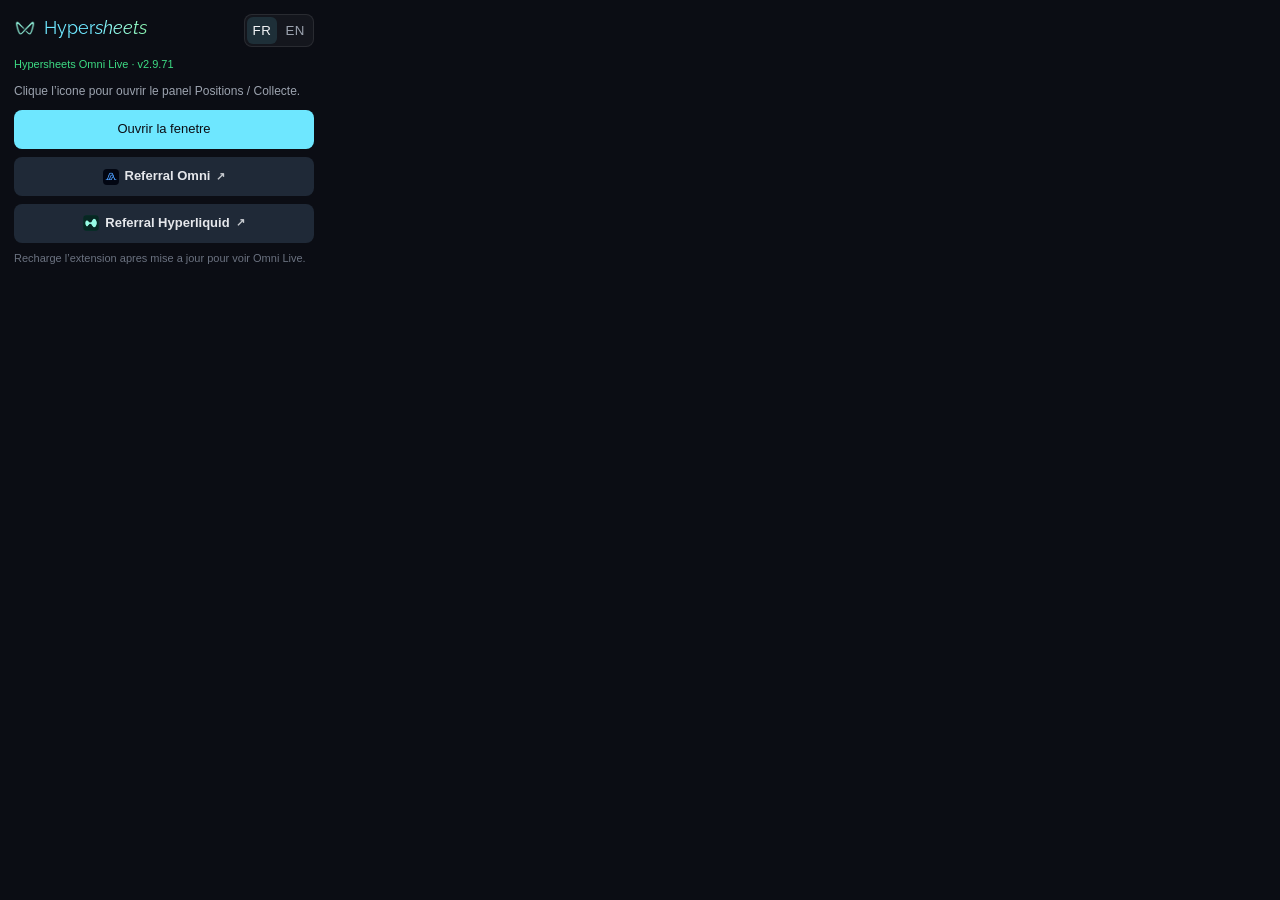
<file: extension/omni-sync/popup.html>
<!DOCTYPE html>
<html lang="fr">
<head>
  <meta charset="UTF-8" />
  <title>Hypersheets Omni Live</title>
  <link rel="preconnect" href="https://fonts.googleapis.com" />
  <link rel="preconnect" href="https://fonts.gstatic.com" crossorigin />
  <link href="https://fonts.googleapis.com/css2?family=Raleway:ital,wght@0,400;1,400&display=swap" rel="stylesheet" />
  <style>
    :root {
      --ac: #6ee7ff;
      --ac-mid: #97fce4;
      --ac-end: #86efac;
      --omni: #4c9af8;
      --hl: #97FCE4;
      --brand-grad: linear-gradient(90deg, var(--ac) 0%, var(--ac-mid) 48%, var(--ac-end) 100%);
    }
    body {
      margin: 0;
      width: 300px;
      font: 500 13px/1.45 -apple-system, BlinkMacSystemFont, "Segoe UI", Roboto, sans-serif;
      color: #f3f4f6;
      background: #0b0d14;
      padding: 14px;
    }
    h1 {
      margin: 0 0 6px;
      font-size: 14px;
      font-weight: 400;
      display: flex;
      align-items: center;
      gap: 8px;
    }
    h1 a {
      display: inline-flex;
      align-items: center;
      gap: 8px;
      text-decoration: none;
      color: inherit;
    }
    h1 img {
      width: 22px; height: 22px;
      object-fit: contain;
      border-radius: 5px;
      background: transparent;
    }
    .hs-brand-wordmark {
      font-family: 'Raleway', sans-serif;
      font-weight: 400;
      font-size: 18px;
      line-height: 1;
      white-space: nowrap;
    }
    .hs-brand-hyper { font-style: normal; color: var(--ac); }
    .hs-brand-sheets {
      font-style: italic;
      background: var(--brand-grad);
      -webkit-background-clip: text;
      background-clip: text;
      -webkit-text-fill-color: transparent;
      color: transparent;
    }
    p { margin: 0 0 10px; color: #9ca3af; font-size: 12px; }
    .topline {
      display: flex; align-items: center; justify-content: space-between; gap: 10px;
      margin-bottom: 10px;
    }
    .lang-switch {
      display: inline-flex; align-items: center; gap: 2px;
      padding: 2px; border-radius: 8px;
      border: 1px solid rgba(255,255,255,.09);
      background: rgba(255,255,255,.04);
      flex-shrink: 0;
    }
    .lang-switch button {
      appearance: none; border: 0; background: transparent;
      color: #9ca3af; font: 800 9px/1 inherit;
      letter-spacing: .04em; padding: 6px 6px;
      border-radius: 6px; cursor: pointer; min-width: 28px;
    }
    .lang-switch button.is-on {
      color: #f3f4f6;
      background: rgba(110,231,255,.12);
    }
    a.open, button.open {
      display: block;
      width: 100%;
      text-align: center;
      text-decoration: none;
      background: #6ee7ff;
      color: #0b0d14;
      font-weight: 700;
      border-radius: 8px;
      padding: 10px;
      margin-bottom: 8px;
      border: 0;
      font: inherit;
      cursor: pointer;
      box-sizing: border-box;
    }
    a.ghost {
      background: #1f2937;
      color: #e5e7eb;
      display: flex;
      align-items: center;
      justify-content: center;
      gap: 6px;
      text-decoration: none;
      font-weight: 700;
      border-radius: 8px;
      padding: 10px;
      margin-bottom: 8px;
      box-sizing: border-box;
    }
    a.ghost.omni:hover { color: var(--omni); }
    a.ghost.hl:hover { color: var(--hl); }
    a.ghost .ext { font-size: 11px; opacity: .85; }
    .ok { color: #3ddc84; font-size: 11px; margin: 0 0 10px; }
    .hint { margin-top: 8px; font-size: 11px; color: #6b7280; line-height: 1.4; }
  </style>
</head>
<body>
  <div class="topline">
    <h1>
      <a href="https://hypersheets.xyz/#var-omni-live" target="_blank" rel="noopener noreferrer" title="Open Hypersheets Omni" data-i18n-title="openHypersheets">
        <img src="icons/logo.png" alt="" width="22" height="22" decoding="async" />
        <span class="hs-brand-wordmark" aria-label="Hypersheets"><span class="hs-brand-hyper">Hyper</span><span class="hs-brand-sheets">sheets</span></span>
      </a>
    </h1>
    <div class="lang-switch" id="langSwitch" aria-label="Language">
      <button type="button" data-lang="fr" class="is-on">FR</button>
      <button type="button" data-lang="en">EN</button>
    </div>
  </div>
  <p class="ok">Hypersheets Omni Live · v2.9.71</p>
  <p data-i18n="popupLead">Clique l’icône pour ouvrir le panel Positions / Collecte.</p>
  <button type="button" class="open" id="openWin" data-i18n="openWindow">Ouvrir la fenêtre</button>
  <a class="ghost omni" href="https://omni.variational.io/?ref=OMNILGUPC6GM" target="_blank" rel="noopener" title="Referral Omni">
    <img src="icons/variational-logo.png" alt="" width="16" height="16" style="width:16px;height:16px;border-radius:4px;object-fit:cover" decoding="async" />
    <span data-i18n="refOmni">Referral Omni</span> <span class="ext">↗</span>
  </a>
  <a class="ghost hl" href="https://app.hyperliquid.xyz/join/DOCTEUR" target="_blank" rel="noopener" title="Referral Hyperliquid">
    <img src="icons/hyperliquid-logo.png" alt="" width="16" height="16" style="width:16px;height:16px;border-radius:4px;object-fit:cover" decoding="async" />
    <span data-i18n="refHl">Referral Hyperliquid</span> <span class="ext">↗</span>
  </a>
  <p class="hint" data-i18n="popupHint">Reload l’extension après mise à jour pour voir Omni Live.</p>
  <script src="popup.js"></script>
</body>
</html>
</file>
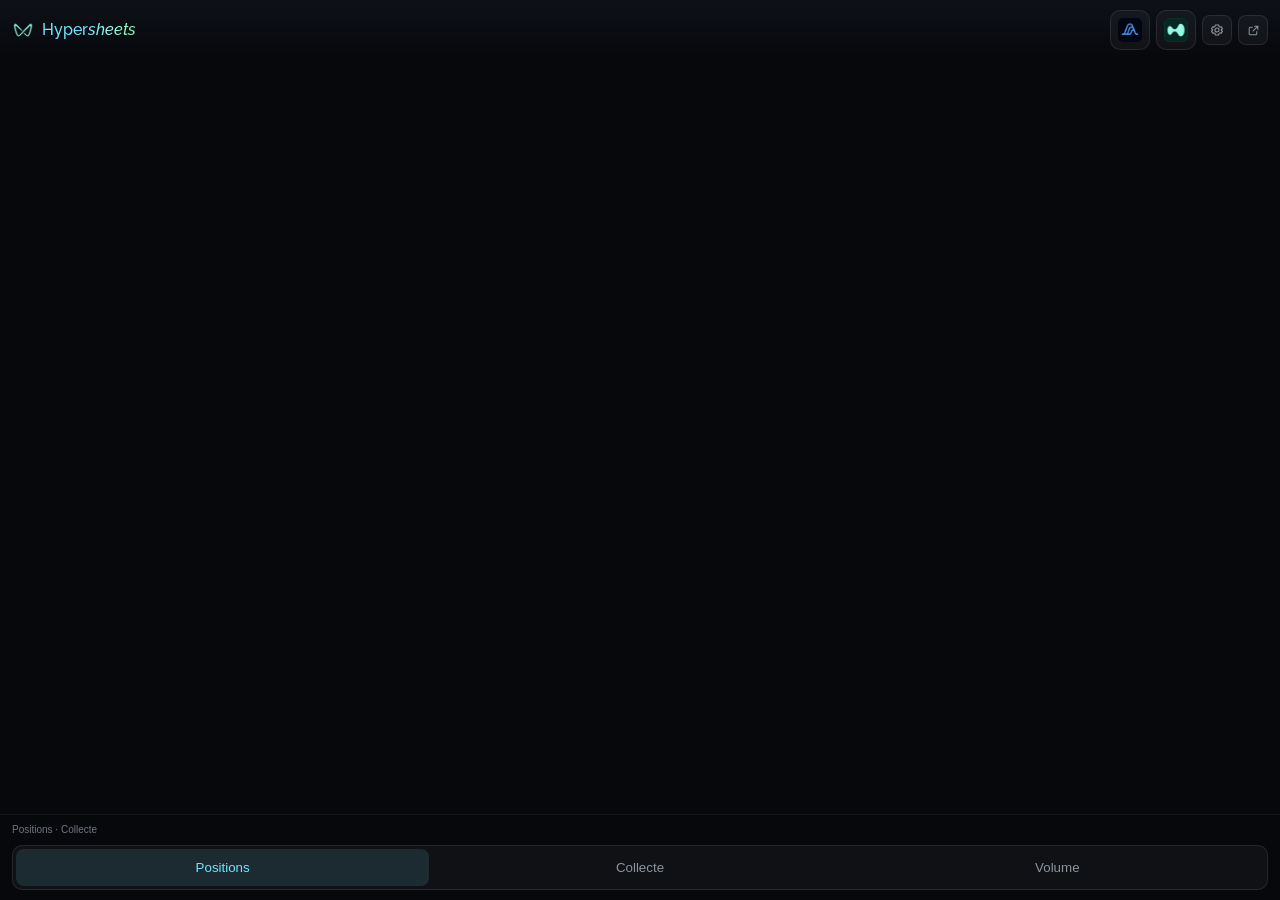
<file: extension/omni-sync/widget.html>
<!DOCTYPE html>
<html lang="fr">
<head>
  <meta charset="UTF-8" />
  <meta name="viewport" content="width=device-width, initial-scale=1" />
  <title>Hypersheets Omni Live</title>
  <link rel="preconnect" href="https://fonts.googleapis.com" />
  <link rel="preconnect" href="https://fonts.gstatic.com" crossorigin />
  <link href="https://fonts.googleapis.com/css2?family=Raleway:ital,wght@0,400;1,400&display=swap" rel="stylesheet" />
  <style>
    :root {
      --bg: #07080c;
      --panel: rgba(255,255,255,.04);
      --border: rgba(255,255,255,.09);
      --text: #e6edf3;
      --muted: #8b949e;
      --dim: #6e7681;
      --ac: #6ee7ff;
      --omni: #4c9af8;
      --hl: #97FCE4;
      --xyz: #FBBF24;
      --ok: #3ddc84;
      --bad: #f87171;
      --grad: linear-gradient(90deg, #6ee7ff 0%, #97fce4 48%, #86efac 100%);
    }
    * { box-sizing: border-box; }
    html, body {
      margin: 0; height: 100%; width: 100%;
      min-width: 0; min-height: 420px;
      background: var(--bg); color: var(--text);
      font: 500 13px/1.4 -apple-system, BlinkMacSystemFont, "Segoe UI", sans-serif;
      overflow: hidden;
      color-scheme: dark;
    }
    select, option {
      color-scheme: dark;
      background-color: #0d1117;
      color: var(--text);
    }
    option:checked,
    option:hover {
      background-color: #161b22;
      color: var(--text);
    }
    .wrap { display: flex; flex-direction: column; height: 100%; }

    .top {
      flex-shrink: 0;
      padding: 10px 12px 8px;
      display: flex; flex-direction: column; gap: 10px;
      background: linear-gradient(180deg, #0d1117, transparent);
    }
    .top-row { display: flex; align-items: center; gap: 6px; }
    .brand {
      flex: 1; min-width: 0;
      display: inline-flex; align-items: center; gap: 8px;
      text-decoration: none; color: inherit;
      font-family: Raleway, sans-serif; font-size: 16px; line-height: 1;
    }
    .brand:hover .a { color: #a5f3fc; }
    .brand img {
      width: 22px; height: 22px; object-fit: contain; flex-shrink: 0;
      border-radius: 5px;
    }
    .brand .a { color: var(--ac); }
    .brand .b {
      font-style: italic;
      background: var(--grad);
      -webkit-background-clip: text; background-clip: text;
      -webkit-text-fill-color: transparent;
    }
    .top-actions {
      display: flex;
      align-items: center;
      gap: 6px;
      flex-shrink: 0;
    }
    .ref-btn,
    .icon-btn,
    .lang-switch button {
      appearance: none;
      box-sizing: border-box;
      width: 30px;
      height: 30px;
      padding: 0;
      border-radius: 8px;
      border: 1px solid var(--border);
      background: var(--panel);
      cursor: pointer;
      display: grid;
      place-items: center;
      text-decoration: none;
      overflow: hidden;
      flex-shrink: 0;
      color: var(--muted);
    }
    .ref-btn {
      width: 40px;
      height: 40px;
      border-radius: 10px;
    }
    .ref-btn img {
      width: 24px;
      height: 24px;
      object-fit: cover;
      border-radius: 5px;
      display: block;
    }
    .ref-btn:hover,
    .icon-btn:hover {
      color: var(--ac);
      border-color: rgba(110,231,255,.35);
    }
    .ref-btn.omni:hover { border-color: rgba(76,154,248,.55); }
    .ref-btn.hl:hover { border-color: rgba(151,252,228,.55); }
    .lang-switch {
      display: inline-flex;
      align-items: center;
      gap: 6px;
      flex-shrink: 0;
      padding: 0;
      border: 0;
      background: transparent;
    }
    .lang-switch button {
      width: 44px;
      height: 30px;
      font: 800 11px/1 inherit;
      letter-spacing: .04em;
      color: var(--muted);
    }
    .lang-switch button:hover {
      color: var(--ac);
      border-color: rgba(110,231,255,.35);
    }
    .lang-switch button.is-on {
      color: var(--text);
      background: rgba(110,231,255,.12);
      border-color: rgba(110,231,255,.35);
    }
    .icon-btn svg { display: block; }

    .tabs {
      display: grid; grid-template-columns: 1fr 1fr 1fr; gap: 4px;
      flex-shrink: 0;
      margin: 0 12px 10px;
      padding: 3px; border-radius: 10px;
      background: rgba(255,255,255,.04); border: 1px solid var(--border);
    }
    .tab {
      appearance: none; border: 0; background: transparent;
      color: var(--muted); font: 700 12px/1 inherit;
      padding: 11px 8px; border-radius: 8px; cursor: pointer;
    }
    .tab.is-on {
      background: rgba(110,231,255,.12); color: var(--ac);
    }
    .omni-logo-link {
      display: inline-flex; align-items: center; vertical-align: middle;
      margin: 0 2px; text-decoration: none;
      border-radius: 5px; overflow: hidden;
      border: 1px solid rgba(76,154,248,.35);
      line-height: 0;
    }
    .omni-logo-link img {
      width: 20px; height: 20px; object-fit: cover; display: block;
    }
    .omni-logo-link:hover {
      border-color: rgba(76,154,248,.7);
      box-shadow: 0 0 0 2px rgba(76,154,248,.15);
    }

    .toast {
      position: fixed; left: 12px; right: 12px; bottom: 40px; z-index: 50;
      padding: 10px 12px; border-radius: 10px;
      background: rgba(13,17,23,.96); border: 1px solid rgba(110,231,255,.3);
      color: var(--text); font-size: 12px; font-weight: 600;
      box-shadow: 0 8px 24px rgba(0,0,0,.45);
    }
    .toast.err { border-color: rgba(248,113,113,.4); }
    .toast.ok { border-color: rgba(61,220,132,.4); }
    .warn { font-size: 10px; color: #fbbf24; margin-top: 2px; }
    .delta { font-size: 9px; color: var(--muted); font-weight: 600; }

    .page { display: none; flex: 1; min-height: 0; flex-direction: column; }
    .page.is-on { display: flex; }
    #pagePositions { overflow: auto; }

    .kpis {
      flex-shrink: 0;
      display: grid; grid-template-columns: 1fr; gap: 6px;
      padding: 10px 12px 0;
    }
    #summary {
      position: sticky; top: 0; z-index: 4;
      background: linear-gradient(180deg, rgba(7,8,12,.98) 0%, rgba(7,8,12,.94) 78%, rgba(7,8,12,0) 100%);
      padding-bottom: 8px;
    }
    .kpi {
      background: var(--panel); border: 1px solid var(--border);
      border-radius: 10px; padding: 8px 9px; min-width: 0;
    }
    .kpi.kpi-main { text-align: center; padding: 12px 10px; }
    .kpi.kpi-main .v { font-size: 22px; }
    .kpi .l { font-size: 9px; font-weight: 700; letter-spacing: .06em; text-transform: uppercase; color: var(--muted); }
    .kpi .v { font-size: 14px; font-weight: 800; margin-top: 2px; letter-spacing: -.02em; word-break: break-word; }

    .vol {
      background: var(--panel); border: 1px solid var(--border);
      border-radius: 10px; padding: 8px 9px; min-width: 0;
    }
    .vol-hd {
      display: flex; align-items: center; justify-content: space-between; gap: 8px;
      margin-bottom: 7px;
    }
    .vol-hd .l {
      font-size: 9px; font-weight: 700; letter-spacing: .06em;
      text-transform: uppercase; color: var(--muted);
    }
    .vol-seg {
      display: grid; grid-template-columns: 1fr 1fr 1fr; gap: 3px;
      padding: 2px; border-radius: 8px;
      background: rgba(0,0,0,.25); border: 1px solid rgba(255,255,255,.06);
    }
    .vol-seg button {
      appearance: none; border: 0; background: transparent;
      padding: 5px 4px; border-radius: 6px; cursor: pointer;
      display: grid; place-items: center;
      opacity: .55;
    }
    .vol-seg button img {
      width: 18px; height: 18px; object-fit: cover; border-radius: 4px;
      display: block; pointer-events: none;
    }
    .vol-seg button.is-on { opacity: 1; }
    .vol-seg button[data-src="omni"].is-on { background: rgba(76,154,248,.2); }
    .vol-seg button[data-src="hl"].is-on { background: rgba(151,252,228,.16); }
    .vol-seg button[data-src="xyz"].is-on { background: rgba(251,191,36,.16); }
    .vol-seg button:hover { opacity: .85; }
    .vol-slot {
      display: none;
      width: 100%;
      margin-top: 7px;
      appearance: none;
      border: 1px solid var(--border);
      background: rgba(0,0,0,.28);
      color: var(--text);
      font: 600 11px/1.2 inherit;
      padding: 7px 28px 7px 9px;
      border-radius: 8px;
      cursor: pointer;
      background-image: url("data:image/svg+xml,%3Csvg xmlns='http://www.w3.org/2000/svg' width='12' height='12' viewBox='0 0 24 24' fill='none' stroke='%238b949e' stroke-width='2.2'%3E%3Cpath d='M6 9l6 6 6-6'/%3E%3C/svg%3E");
      background-repeat: no-repeat;
      background-position: right 8px center;
    }
    .vol-slot.is-on { display: block; }
    .vol-slot:focus { outline: none; border-color: rgba(76,154,248,.45); }
    .vol-slot option { background: #0d1117; color: var(--text); }
    .vol-epoch {
      margin-top: 8px;
      padding: 7px 9px;
      border-radius: 8px;
      background: rgba(76,154,248,.08);
      border: 1px solid rgba(76,154,248,.18);
    }
    .vol-epoch[hidden] { display: none !important; }
    .vol-epoch-dates {
      display: flex;
      flex-wrap: wrap;
      gap: 4px 12px;
      font-size: 10px;
      color: var(--muted);
      font-weight: 600;
      line-height: 1.35;
    }
    .vol-epoch-dates .k {
      color: rgba(148,163,184,.9);
      margin-right: 4px;
      text-transform: uppercase;
      letter-spacing: .04em;
      font-size: 9px;
    }
    .vol-epoch-dates .v { color: var(--text); }
    .vol-epoch-cd {
      margin-top: 4px;
      font-size: 11px;
      font-weight: 700;
      font-variant-numeric: tabular-nums;
      color: #93c5fd;
    }
    .vol-pills {
      display: flex; flex-wrap: wrap; gap: 3px;
      margin: 8px 0;
    }
    .vol-pills button {
      appearance: none; border: 1px solid var(--border);
      background: transparent; color: var(--dim);
      font: 700 9px/1 inherit; letter-spacing: .04em;
      padding: 5px 7px; border-radius: 999px; cursor: pointer;
    }
    .vol-pills button.is-on {
      color: var(--ac); border-color: rgba(110,231,255,.35);
      background: rgba(110,231,255,.1);
    }
    .vol-val {
      font-size: 18px; font-weight: 800; letter-spacing: -.02em;
      line-height: 1.15;
    }
    .vol-meta {
      margin-top: 3px; font-size: 10px; color: var(--muted); font-weight: 600;
      line-height: 1.35;
    }
    .vol-meta .hint { color: #fbbf24; }

    .alert-card {
      background: linear-gradient(180deg, rgba(255,255,255,.04), rgba(255,255,255,.025));
      border: 1px solid rgba(255,255,255,.08);
      border-radius: 12px; padding: 8px 9px; min-width: 0;
      box-shadow: inset 0 1px 0 rgba(255,255,255,.03);
    }
    .alert-hd {
      display: flex; align-items: center; justify-content: space-between; gap: 8px;
    }
    .alert-hd .l {
      font-size: 9px; font-weight: 700; letter-spacing: .06em;
      text-transform: uppercase; color: var(--muted);
    }
    .alert-hd-main {
      display: inline-flex; align-items: center; gap: 8px;
    }
    .alert-fold {
      appearance: none; border: 1px solid rgba(255,255,255,.08);
      background: rgba(255,255,255,.04); color: var(--muted);
      width: 24px; height: 24px; border-radius: 7px;
      display: inline-grid; place-items: center;
      font-size: 13px; line-height: 1; cursor: pointer; padding: 0;
    }
    .alert-fold:hover { color: var(--ac); border-color: rgba(110,231,255,.35); }
    .alert-body { margin-top: 7px; }
    .alert-card.is-collapsed .alert-body { display: none; }
    .alert-toggle {
      display: inline-flex; align-items: center; gap: 6px; color: var(--muted);
      font-size: 10px; font-weight: 700;
    }
    .alert-toggle input { accent-color: var(--ac); }
    .alert-grid {
      display: grid; grid-template-columns: 1fr 1fr; gap: 6px;
    }
    .alert-field { display: flex; flex-direction: column; gap: 4px; }
    .alert-field--full { grid-column: 1 / -1; }
    .alert-field label {
      font-size: 9px; font-weight: 700; letter-spacing: .05em; text-transform: uppercase;
      color: var(--muted);
    }
    .alert-field select,
    .alert-field input:not([type="checkbox"]) {
      appearance: none; border: 1px solid var(--border);
      background: rgba(0,0,0,.28); color: var(--text);
      font: 600 11px/1.2 inherit;
      padding: 7px 9px; border-radius: 8px;
      color-scheme: dark;
    }
    .alert-field select option {
      background: #0d1117;
      color: var(--text);
    }
    .alert-field select:focus,
    .alert-field input:not([type="checkbox"]):focus {
      outline: none; border-color: rgba(110,231,255,.35);
    }
    .alert-note { display: none; }
    .alert-card.is-off .alert-grid,
    .alert-card.is-off .alert-note { opacity: .55; }
    .alert-sep {
      margin: 10px 0 7px; border-top: 1px solid rgba(255,255,255,.06);
      padding-top: 9px;
    }
    .alert-mini-h {
      font-size: 9px; font-weight: 800; letter-spacing: .06em; text-transform: uppercase;
      color: #a7b0ba; margin-bottom: 7px;
    }
    .alert-subpanel {
      background: transparent;
      border: 0;
      border-radius: 0;
      padding: 0;
      box-shadow: none;
    }
    .alert-subhd { display: none; }
    .alert-subghost { display: none; }
    .alert-subbody { margin-top: 0; }
    .alert-subpanel.is-collapsed .alert-subbody { display: block; }
    .alert-pos-list { display: flex; flex-direction: column; gap: 6px; }
    .alert-pos-item {
      border: 1px solid rgba(255,255,255,.08); border-radius: 8px;
      padding: 7px 8px; background: rgba(0,0,0,.16);
    }
    .alert-pos-top {
      display: flex; align-items: center; justify-content: space-between; gap: 8px;
      margin-bottom: 6px;
    }
    .alert-pos-name { font-size: 11px; font-weight: 700; color: var(--text); }
    .wrap { position: relative; }
    .settings-panel {
      display: none;
      position: absolute;
      inset: 52px 8px 64px;
      z-index: 40;
      background: rgba(8, 12, 18, .97);
      border: 1px solid rgba(255,255,255,.1);
      border-radius: 12px;
      overflow: auto;
      padding: 10px;
      box-shadow: 0 12px 40px rgba(0,0,0,.45);
    }
    .settings-panel.is-open { display: block; }
    .settings-hd {
      display: flex; align-items: center; justify-content: space-between;
      gap: 8px; margin-bottom: 10px;
    }
    .settings-hd h2 {
      margin: 0; font-size: 12px; font-weight: 800; letter-spacing: .04em;
      text-transform: uppercase; color: var(--text);
    }
    .settings-close {
      appearance: none; border: 1px solid var(--border); background: var(--panel);
      color: var(--muted); width: 28px; height: 28px; border-radius: 8px;
      cursor: pointer; display: grid; place-items: center; font-size: 14px; line-height: 1;
    }
    .settings-close:hover { color: var(--ac); border-color: rgba(110,231,255,.35); }
    .settings-block {
      background: rgba(255,255,255,.03);
      border: 1px solid rgba(255,255,255,.07);
      border-radius: 10px; padding: 8px; margin-bottom: 8px;
    }
    .settings-block h3 {
      margin: 0 0 8px; font-size: 10px; font-weight: 800;
      letter-spacing: .06em; text-transform: uppercase; color: var(--muted);
    }
    #settingsBtn.is-on {
      color: var(--ac);
      border-color: rgba(110,231,255,.4);
      background: rgba(110,231,255,.1);
    }
    .alert-card {
      background: transparent;
      border: 0;
      border-radius: 0;
      padding: 0;
      box-shadow: none;
    }
    .alert-card .alert-hd { display: none; }
    .alert-card.is-collapsed .alert-body { display: block; }
    .alert-rem-item .alert-field label,
    .alert-pos-item .alert-field label { display: none; }
    .alert-pos-net { font-size: 10px; font-weight: 700; color: var(--muted); }
    .alert-pos-grid {
      display: grid; grid-template-columns: 1fr 1fr; gap: 6px;
    }
    .alert-empty {
      font-size: 10px; color: var(--muted); line-height: 1.4;
      padding: 4px 0 2px;
    }
    .alert-rem-list { display: flex; flex-direction: column; gap: 6px; }
    .alert-rem-item {
      border: 1px solid rgba(255,255,255,.08); border-radius: 8px;
      padding: 7px 8px; background: rgba(0,0,0,.16);
    }
    .alert-rem-grid {
      display: grid; grid-template-columns: 1fr 1fr; gap: 6px;
    }
    .alert-rem-actions {
      margin-top: 6px; display: flex; justify-content: flex-end;
    }
    .alert-add {
      appearance: none; border: 1px solid var(--border);
      background: rgba(110,231,255,.08); color: var(--ac);
      font: 700 11px/1 inherit; padding: 7px 9px; border-radius: 8px; cursor: pointer;
    }
    .alert-add:hover { border-color: rgba(110,231,255,.35); }
    .alert-rem-remove {
      appearance: none; border: 1px solid rgba(248,113,113,.25);
      background: rgba(248,113,113,.08); color: #fca5a5;
      font: 700 10px/1 inherit; padding: 5px 7px; border-radius: 7px; cursor: pointer;
    }
    .alert-rem-remove:hover { background: rgba(248,113,113,.18); }

    .scroll {
      flex: 0 0 auto; min-height: auto; overflow: visible;
      padding: 10px 12px 56px;
    }
    .h {
      font-size: 10px; font-weight: 700; letter-spacing: .07em;
      text-transform: uppercase; color: var(--dim);
      margin: 12px 0 6px;
    }
    .h:first-child { margin-top: 0; }
    .empty {
      color: var(--muted); font-size: 12px; line-height: 1.55;
      padding: 16px 4px; text-align: center;
    }

    .group {
      border: 1px solid var(--border); border-radius: 12px;
      background: var(--panel); margin-bottom: 8px; overflow: hidden;
    }
    .group-binds {
      padding: 8px 12px 10px;
      border-bottom: 1px solid rgba(255,255,255,.06);
      display: flex;
      flex-direction: column;
      gap: 8px;
    }
    .group.is-closed .group-binds { display: none; }
    .csv-picks {
      display: flex;
      flex-direction: column;
      gap: 5px;
    }
    .csv-picks-label {
      font-size: 10px;
      color: var(--muted);
      font-weight: 600;
      letter-spacing: .02em;
    }
    .csv-chip {
      display: flex;
      align-items: center;
      gap: 8px;
      padding: 6px 8px;
      border-radius: 8px;
      border: 1px solid rgba(255,255,255,.08);
      background: rgba(255,255,255,.02);
      font-size: 11px;
      cursor: pointer;
    }
    .csv-chip.is-on {
      border-color: rgba(110,231,255,.35);
      background: rgba(110,231,255,.08);
    }
    .csv-chip input { margin: 0; }
    .csv-chip span { flex: 1; min-width: 0; overflow: hidden; text-overflow: ellipsis; white-space: nowrap; }
    .csv-chip em { font-style: normal; color: var(--muted); font-size: 10px; }
    .group-hd {
      display: flex; align-items: center; gap: 6px;
      padding: 8px 10px; border-bottom: 1px solid var(--border);
      background: rgba(0,0,0,.2);
    }
    .group.is-closed .group-hd { border-bottom: 0; }
    .group.is-closed .group-body { display: none; }
    .group-hd .tog {
      appearance: none; border: 1px solid rgba(255,255,255,.08);
      background: rgba(255,255,255,.04); color: var(--muted);
      width: 24px; height: 24px; border-radius: 7px;
      display: inline-grid; place-items: center;
      cursor: pointer; padding: 0; font-size: 13px; line-height: 1; flex-shrink: 0;
    }
    .group-hd .tog:hover { color: var(--ac); border-color: rgba(110,231,255,.35); }
    .group-hd input {
      flex: 1; min-width: 0; appearance: none;
      border: 1px solid transparent; background: transparent;
      color: var(--text); font: 700 12px/1.2 inherit;
      padding: 3px 4px; border-radius: 6px;
    }
    .group-title {
      flex: 1; min-width: 0;
      display: flex; flex-direction: column; gap: 2px;
    }
    .group-title input { width: 100%; }
    .group-sub {
      font-size: 9px; color: var(--muted); font-weight: 600;
      line-height: 1.25; padding: 0 4px;
      white-space: nowrap; overflow: hidden; text-overflow: ellipsis;
    }
    .leg-id {
      margin: 0 0 6px; font-size: 10px; color: var(--muted);
      line-height: 1.35; word-break: break-word;
    }
    .group-hd input:focus {
      outline: none; border-color: rgba(110,231,255,.35);
      background: rgba(0,0,0,.3);
    }
    .group-hd .tag {
      font-size: 9px; font-weight: 800; color: var(--omni);
      background: rgba(76,154,248,.12); padding: 3px 6px; border-radius: 999px;
      flex-shrink: 0;
    }
    .group-hd .pnl {
      font-size: 11px; font-weight: 800;
      flex-shrink: 0;
    }
    .group-hd .del {
      appearance: none; border: 1px solid rgba(248,113,113,.25);
      background: rgba(248,113,113,.08); color: #fca5a5;
      font: 700 10px/1 inherit; padding: 5px 7px; border-radius: 7px;
      cursor: pointer; flex-shrink: 0;
    }
    .group-hd .del:hover { background: rgba(248,113,113,.18); }
    .group-empty {
      padding: 10px; font-size: 11px; color: var(--muted); text-align: center;
    }
    .hl-book {
      margin-top: 10px;
      border-color: rgba(230,168,23,.22);
    }
    .hl-book-hd {
      padding: 10px 12px 8px;
      border-bottom: 1px solid rgba(255,255,255,.05);
    }
    .hl-book-title {
      font-size: 11px;
      font-weight: 800;
      letter-spacing: .02em;
      color: var(--xyz);
    }
    .hl-book-sub {
      margin-top: 3px;
      font-size: 10px;
      color: var(--muted);
      line-height: 1.35;
    }
    .hl-book-row .main {
      display: flex; flex-wrap: wrap; gap: 5px; align-items: center;
    }
    .hl-badge {
      font-size: 9px;
      font-weight: 800;
      padding: 1px 6px;
      border-radius: 999px;
      letter-spacing: .02em;
      text-transform: uppercase;
    }
    .hl-badge.is-linked {
      background: rgba(62,207,142,.14);
      color: var(--ok);
    }
    .hl-badge.is-free {
      background: rgba(230,168,23,.16);
      color: var(--xyz);
    }
    .hl-book-row.is-free {
      background: rgba(230,168,23,.04);
    }

    .row {
      display: grid; grid-template-columns: minmax(0,1fr) auto;
      gap: 8px; align-items: center;
      padding: 9px 10px; border-bottom: 1px solid rgba(255,255,255,.04);
    }
    .row:last-child { border-bottom: 0; }
    .row .main { display: flex; flex-wrap: wrap; align-items: center; gap: 5px; min-width: 0; }
    .pill {
      font-size: 9px; font-weight: 800; padding: 2px 6px; border-radius: 999px;
    }
    .pill.s { background: rgba(248,113,113,.18); color: #fca5a5; }
    .pill.l { background: rgba(61,220,132,.18); color: #86efac; }
    .asset { font-weight: 700; }
    .venue { font-size: 10px; font-weight: 700; }
    .venue.hl { color: var(--hl); }
    .venue.xyz { color: var(--xyz); }
    .venue.omni { color: var(--omni); }
    .right { text-align: right; }
    .right .u { font-weight: 800; font-size: 13px; }
    .right .n { font-size: 10px; color: var(--muted); font-weight: 600; }
    .pos { color: var(--ok); }
    .neg { color: var(--bad); }
    .muted { color: var(--muted); }

    .pair {
      display: grid;
      grid-template-columns: minmax(0,1fr) auto;
      gap: 10px;
      align-items: center;
      padding: 12px 10px 10px;
      border-bottom: 1px solid rgba(255,255,255,.04);
      font-size: 11px;
    }
    .pair:last-child { border-bottom: 0; }
    .pair-main {
      min-width: 0;
      display: flex; flex-direction: column; gap: 7px;
    }
    .pair-side {
      min-width: 0;
      display: flex; flex-direction: column; gap: 3px;
      padding: 6px 8px;
      border-radius: 10px;
      background: rgba(255,255,255,.025);
      border: 1px solid rgba(255,255,255,.04);
    }
    .pair-side + .pair-side {
      margin-top: 2px;
    }
    .pair .net {
      text-align: right; min-width: 78px;
      align-self: center;
      display: flex; flex-direction: column; justify-content: center;
      padding: 8px 9px;
      border-radius: 10px;
      background: rgba(255,255,255,.03);
      border: 1px solid rgba(255,255,255,.05);
    }
    .pair .net .u { font-weight: 900; font-size: 16px; line-height: 1.05; letter-spacing: -.02em; }
    .pair .net .l { font-size: 9px; color: var(--muted); }
    .pair .leg-line { display: flex; flex-wrap: wrap; gap: 5px; align-items: center; }
    .pair .leg-meta {
      font-size: 9px; color: rgba(139,148,158,.92);
      line-height: 1.2; display: flex; flex-wrap: wrap; gap: 6px;
    }
    .pair .asset { font-weight: 800; letter-spacing: .01em; }
    .match-pill {
      display: inline-flex; align-items: center; justify-content: center;
      min-width: 54px; padding: 2px 6px; border-radius: 999px;
      font-size: 8px; font-weight: 800; letter-spacing: .05em;
      border: 1px solid rgba(255,255,255,.08);
      margin-top: 6px;
      align-self: flex-end;
    }
    .match-pill.ok { color: #86efac; background: rgba(61,220,132,.12); border-color: rgba(61,220,132,.24); }
    .match-pill.warn { color: #fcd34d; background: rgba(251,191,36,.12); border-color: rgba(251,191,36,.24); }
    .match-pill.bad { color: #fca5a5; background: rgba(248,113,113,.12); border-color: rgba(248,113,113,.24); }
    .pair-link {
      grid-column: 1 / -1;
      display: flex; align-items: center; gap: 6px;
      margin-top: 2px;
      padding-top: 6px;
      border-top: 1px dashed rgba(255,255,255,.06);
    }
    .pair-link select.pair-hl {
      flex: 1; min-width: 0;
      appearance: none;
      border: 1px solid var(--border); background: rgba(0,0,0,.35);
      color: var(--text); font: 600 10px/1.2 inherit;
      padding: 5px 8px; border-radius: 7px;
    }
    .pair-link select.pair-hl:focus {
      outline: none; border-color: rgba(110,231,255,.35); color: var(--text);
    }

    .pane {
      flex: 1; min-height: 0; overflow: auto;
      padding: 12px 12px 56px; display: flex; flex-direction: column; gap: 12px;
    }
    .flow {
      border: 1px solid var(--border); border-radius: 12px;
      background: var(--panel); padding: 12px;
      display: flex; flex-direction: column; gap: 14px;
    }
    .step { display: flex; flex-direction: column; gap: 8px; }
    .step-h {
      display: flex; align-items: center; gap: 8px;
      font-size: 11px; font-weight: 800; letter-spacing: .03em;
      text-transform: uppercase; color: var(--muted);
    }
    .step-n {
      width: 20px; height: 20px; border-radius: 999px;
      display: grid; place-items: center;
      background: rgba(110,231,255,.14); color: var(--ac);
      font-size: 11px; font-weight: 800;
    }
    .step .help { font-size: 11px; color: var(--dim); margin: 0; line-height: 1.4; }
    .how {
      display: flex; flex-direction: column; gap: 10px;
      margin: 0; padding: 0; list-style: none;
    }
    .how > li {
      display: grid;
      grid-template-columns: 18px 1fr;
      gap: 8px;
      align-items: start;
    }
    .how .how-n {
      width: 18px; height: 18px; border-radius: 999px;
      display: grid; place-items: center;
      margin-top: 1px;
      background: rgba(255,255,255,.06);
      color: var(--muted);
      font-size: 10px; font-weight: 800;
      text-transform: lowercase;
    }
    .how .how-body {
      display: flex; flex-direction: column; gap: 6px; min-width: 0;
    }
    .how .how-txt {
      font-size: 11px; color: var(--dim); margin: 0; line-height: 1.4;
    }
    .how .how-txt a {
      color: var(--ac);
      font-weight: 700;
      text-decoration: none;
    }
    .how .how-txt a:hover { text-decoration: underline; }
    .step-div {
      height: 1px; background: rgba(255,255,255,.06); margin: 2px 0;
    }

    .row-in { display: flex; gap: 6px; }
    .row-in input, .row-in select {
      flex: 1; min-width: 0; appearance: none;
      border: 1px solid var(--border); background: rgba(0,0,0,.28);
      color: var(--text); border-radius: 9px; padding: 9px 10px;
      font: 500 12px/1.2 ui-monospace, SFMono-Regular, Menlo, Consolas, monospace;
    }
    .row-in select { font-family: inherit; }
    .btn {
      appearance: none; border: 1px solid var(--border);
      background: rgba(255,255,255,.05); color: var(--text);
      font: 700 12px/1 inherit; padding: 9px 12px; border-radius: 9px;
      cursor: pointer; white-space: nowrap;
    }
    .btn:hover { border-color: rgba(255,255,255,.2); }
    .btn-ac {
      border-color: rgba(110,231,255,.35);
      background: rgba(110,231,255,.14); color: var(--ac);
    }
    .btn-hl {
      border-color: rgba(151,252,228,.3);
      background: rgba(151,252,228,.1); color: var(--hl);
    }
    .btn-block { width: 100%; }
    .btn:disabled { opacity: .5; cursor: wait; }
    .status { font-size: 11px; color: var(--muted); min-height: 1.2em; margin: 0; }
    .status.ok { color: #86efac; }
    .status.err { color: #fca5a5; }
    .field-label {
      display: block;
      font-size: 11px;
      font-weight: 700;
      color: var(--muted);
      margin: 0 0 5px;
      letter-spacing: .02em;
    }
    .active-rename {
      display: block;
      margin: 0;
    }
    .active-rename input {
      width: 100%; box-sizing: border-box; appearance: none;
      border: 1px solid var(--border); background: rgba(0,0,0,.28);
      color: var(--text); border-radius: 9px; padding: 9px 10px;
      font: 600 12px/1.2 inherit;
    }
    .active-rename input:focus {
      outline: none;
      border-color: rgba(110,231,255,.4);
    }
    .active-rename input:disabled {
      opacity: .55;
    }

    .chip {
      display: flex; align-items: center; gap: 8px;
      padding: 8px 10px; border-radius: 9px;
      border: 1px solid rgba(151,252,228,.22);
      background: rgba(151,252,228,.06);
    }
    .chip .addr {
      flex: 1; min-width: 0; font: 600 11px/1.2 ui-monospace, Menlo, Consolas, monospace;
      color: var(--hl); overflow: hidden; text-overflow: ellipsis;
    }
    .chip .x {
      appearance: none; border: 0; background: transparent;
      color: var(--muted); cursor: pointer; font-weight: 800; padding: 4px;
    }
    .chip .x:hover { color: #fca5a5; }
    #walletsList { display: flex; flex-direction: column; gap: 6px; }

    .drop {
      border: 1px dashed rgba(255,255,255,.18); border-radius: 10px;
      padding: 12px 10px; text-align: center; cursor: pointer;
      background: rgba(255,255,255,.02);
    }
    .drop.is-drag { border-color: rgba(110,231,255,.45); background: rgba(110,231,255,.06); }
    .drop strong { display: block; font-size: 12px; margin-bottom: 4px; }
    .drop span { font-size: 11px; color: var(--muted); }
    .drop input { display: none; }

    .leg {
      border: 1px solid var(--border); border-radius: 10px;
      padding: 10px; display: flex; flex-direction: column; gap: 7px;
      background: rgba(0,0,0,.15);
    }
    .leg.is-on { border-color: rgba(110,231,255,.35); background: rgba(110,231,255,.05); }
    .leg .hd { display: flex; gap: 6px; align-items: center; }
    .leg .hd input {
      flex: 1; appearance: none; border: 1px solid transparent;
      background: transparent; color: var(--text);
      font: 700 12px/1.2 inherit; padding: 2px 4px; border-radius: 6px;
    }
    .leg .hd input:focus {
      outline: none; border-color: rgba(110,231,255,.35); background: rgba(0,0,0,.25);
    }
    .badge {
      font-size: 9px; font-weight: 800; color: var(--ac);
      background: rgba(110,231,255,.12); padding: 3px 7px; border-radius: 999px;
    }
    .leg .meta { font-size: 10px; color: var(--muted); }
    .leg .acts { display: flex; flex-wrap: wrap; gap: 5px; }
    .leg .acts .btn { padding: 6px 8px; font-size: 10px; }

    .progress {
      height: 4px; border-radius: 99px; background: rgba(255,255,255,.06);
      overflow: hidden;
    }
    .progress > span {
      display: block; height: 100%; width: 30%;
      background: linear-gradient(90deg, var(--ac), #86efac);
      animation: prog 1.1s ease-in-out infinite;
    }
    @keyframes prog {
      0% { transform: translateX(-120%); }
      100% { transform: translateX(320%); }
    }
    .foot {
      flex-shrink: 0; padding: 8px 12px;
      font-size: 10px; color: var(--dim);
      border-top: 1px solid rgba(255,255,255,.05);
    }
    .legs-hd {
      display: flex; align-items: center; gap: 8px;
      margin-bottom: 8px;
    }
    .legs-hd .title {
      flex: 1; font-size: 11px; font-weight: 800; letter-spacing: .04em;
      text-transform: uppercase; color: var(--muted);
    }
    @media (max-width: 360px) {
      .top-row {
        flex-wrap: wrap;
        align-items: center;
        row-gap: 8px;
      }
      .brand {
        min-width: 0;
        flex: 1 1 auto;
      }
      .top-actions {
        margin-left: auto;
        justify-content: flex-end;
        flex-wrap: nowrap;
      }
      .tabs {
        grid-template-columns: 1fr 1fr 1fr;
      }
      .alert-grid,
      .alert-pos-grid,
      .alert-rem-grid {
        grid-template-columns: 1fr;
      }
      .alert-field--full {
        grid-column: auto;
      }
      .legs-hd {
        flex-wrap: wrap;
      }
      .row-in {
        flex-wrap: wrap;
      }
    }
  </style>
</head>
<body>
  <div class="wrap">
    <div class="top">
      <div class="top-row">
        <a class="brand" href="https://hypersheets.xyz/#var-omni-live" target="_blank" rel="noopener noreferrer" title="Ouvrir Hypersheets Omni">
          <img src="icons/logo.png" alt="" width="22" height="22" decoding="async" />
          <span><span class="a">Hyper</span><span class="b">sheets</span></span>
        </a>
        <div class="top-actions">
          <a class="ref-btn omni" href="https://omni.variational.io/?ref=OMNILGUPC6GM" target="_blank" rel="noopener noreferrer" title="Referral Omni / Variational">
            <img src="icons/variational-logo.png" alt="Omni" width="24" height="24" decoding="async" />
          </a>
          <a class="ref-btn hl" href="https://app.hyperliquid.xyz/join/DOCTEUR" target="_blank" rel="noopener noreferrer" title="Referral Hyperliquid">
            <img src="icons/hyperliquid-logo.png" alt="Hyperliquid" width="24" height="24" decoding="async" />
          </a>
          <button type="button" class="icon-btn" id="settingsBtn" title="Réglages" data-i18n-title="settingsTitle" aria-label="Settings">
            <svg width="14" height="14" viewBox="0 0 24 24" fill="none" aria-hidden="true">
              <path d="M12 15.5a3.5 3.5 0 1 0 0-7 3.5 3.5 0 0 0 0 7Z" stroke="currentColor" stroke-width="1.85"/>
              <path d="M19.4 13a7.8 7.8 0 0 0 .05-2l2-1.15-2-3.46-2.3.7a7.7 7.7 0 0 0-1.73-1L15 3.5h-6l-.42 2.59a7.7 7.7 0 0 0-1.73 1l-2.3-.7-2 3.46 2 1.15a7.8 7.8 0 0 0 0 2l-2 1.15 2 3.46 2.3-.7a7.7 7.7 0 0 0 1.73 1L9 20.5h6l.42-2.59a7.7 7.7 0 0 0 1.73-1l2.3.7 2-3.46-2-1.15Z" stroke="currentColor" stroke-width="1.85" stroke-linejoin="round"/>
            </svg>
          </button>
          <button type="button" class="icon-btn" id="popOut" title="Fenêtre libre" data-i18n-title="popoutTitle">
            <svg width="13" height="13" viewBox="0 0 24 24" fill="none"><path d="M14 4h6v6M20 4l-9 9" stroke="currentColor" stroke-width="1.85" stroke-linecap="round"/><path d="M10 6H6a2 2 0 0 0-2 2v10a2 2 0 0 0 2 2h10a2 2 0 0 0 2-2v-4" stroke="currentColor" stroke-width="1.85" stroke-linecap="round"/></svg>
          </button>
        </div>
      </div>
    </div>

    <div class="settings-panel" id="settingsPanel" hidden aria-hidden="true">
      <div class="settings-hd">
        <h2 data-i18n="settingsTitle">Réglages</h2>
        <button type="button" class="settings-close" id="settingsClose" aria-label="Close">×</button>
      </div>
      <div class="settings-block">
        <h3 data-i18n="settingsLang">Langue</h3>
        <div class="lang-switch" id="langSwitch" aria-label="Language">
          <button type="button" data-lang="fr" class="is-on">FR</button>
          <button type="button" data-lang="en">EN</button>
        </div>
      </div>
      <div class="settings-block">
        <h3 data-i18n="alertTitle">PnL</h3>
        <div class="alert-card is-off" id="alertCard">
            <div class="alert-hd" hidden aria-hidden="true">
              <button type="button" class="alert-fold" id="alertFold">▾</button>
            </div>
          <div class="alert-body" id="alertBody">
            <div class="alert-grid">
              <label class="alert-toggle">
                <input type="checkbox" id="alertEnabled" />
                <span data-i18n="alertEnabled">On</span>
              </label>
              <div class="alert-field">
                <label for="alertScope" data-i18n="alertScope">Cible</label>
                <select id="alertScope">
                  <option value="total" data-i18n="alertScopeTotal">Total</option>
                  <option value="position" data-i18n="alertScopePosition">Position</option>
                </select>
              </div>
              <div class="alert-field">
                <label for="alertDirection" data-i18n="alertDirection">Si</label>
                <select id="alertDirection">
                  <option value="above" data-i18n="alertDirectionAbove">></option>
                  <option value="below" data-i18n="alertDirectionBelow"><</option>
                </select>
              </div>
              <div class="alert-field">
                <label for="alertThreshold" data-i18n="alertThreshold">$</label>
                <input id="alertThreshold" type="number" step="0.01" inputmode="decimal" placeholder="100" />
              </div>
              <div class="alert-field">
                <label for="alertSound" data-i18n="alertSound">Son</label>
                <select id="alertSound">
                  <option value="none" data-i18n="alertSoundNone">—</option>
                  <option value="beep" data-i18n="alertSoundBeep">Beep</option>
                  <option value="double" data-i18n="alertSoundDouble">Double</option>
                  <option value="ping" data-i18n="alertSoundPing">Ping</option>
                </select>
              </div>
            </div>
            <div class="alert-sep">
              <label class="alert-toggle">
                <input type="checkbox" id="alertHlMissing" />
                <span data-i18n="alertHlMissing">HL disparu</span>
              </label>
            </div>
            <div class="alert-sep">
              <div class="alert-mini-h" data-i18n="alertPositionsTitle">Par position</div>
              <div class="alert-pos-list" id="alertPositions"></div>
            </div>
          </div>
        </div>
      </div>
      <div class="settings-block" id="alertReminderWrap">
        <h3 data-i18n="alertReminderSectionTitle">Rappels</h3>
        <div class="alert-subpanel" id="alertReminderSection">
          <div class="alert-subhd" hidden>
            <button type="button" class="alert-fold" id="alertReminderFold">▾</button>
          </div>
          <div class="alert-subbody">
            <div class="alert-rem-list" id="alertReminders"></div>
            <div class="alert-rem-actions">
              <button type="button" class="alert-add" id="alertAddReminder" data-i18n="alertReminderAdd">+</button>
            </div>
            <div class="alert-sep">
              <div class="alert-mini-h" data-i18n="alertRedundancyTitle">Répéter</div>
              <div class="alert-rem-grid">
                <label class="alert-toggle">
                  <input type="checkbox" id="alertRedundancyEnabled" />
                  <span data-i18n="alertEnabled">On</span>
                </label>
                <div class="alert-field">
                  <label data-i18n="alertRedundancyInterval">Toutes</label>
                  <div class="row-in">
                    <button type="button" class="btn" id="alertRedundancyMinus">-</button>
                    <input id="alertRedundancyEvery" type="text" value="1H" readonly />
                    <button type="button" class="btn" id="alertRedundancyPlus">+</button>
                  </div>
                </div>
                <div class="alert-field" style="grid-column:1/-1">
                  <label for="alertRedundancyTitleInput" data-i18n="alertReminderTitle">Nom</label>
                  <input id="alertRedundancyTitleInput" type="text" maxlength="48" placeholder="Nom" />
                </div>
              </div>
            </div>
          </div>
        </div>
      </div>
    </div>

    <div class="toast" id="toast" hidden></div>

    <div class="page is-on" id="pagePositions" data-page="positions">
      <div class="kpis" id="summary"></div>
      <div class="scroll" id="posScroll"></div>
    </div>

    <div class="page" id="pageVolume" data-page="volume">
      <div class="kpis" id="volSection">
        <div class="vol">
          <div class="vol-hd">
            <div class="l" data-i18n="volumeTitle">Volume</div>
          </div>
          <div class="vol-seg" id="volSource" role="tablist" aria-label="Source volume">
            <button type="button" data-src="omni" class="is-on" title="Omni / Variational" aria-label="Omni">
              <img src="icons/variational-logo.png" alt="" width="18" height="18" decoding="async" />
            </button>
            <button type="button" data-src="hl" title="Hyperliquid" aria-label="Hyperliquid">
              <img src="icons/hyperliquid-logo.png" alt="" width="18" height="18" decoding="async" />
            </button>
            <button type="button" data-src="xyz" title="Trade XYZ" aria-label="Trade XYZ">
              <img src="icons/tradexyz-logo.png" alt="" width="18" height="18" decoding="async" />
            </button>
          </div>
          <select class="vol-slot" id="volSlot" aria-label="Jambe Omni" title="Jambe / CSV Omni"></select>
          <div class="vol-epoch" id="volEpochBar" hidden>
            <div class="vol-epoch-dates">
              <span><span class="k" data-i18n="volEpochStart">Début</span><span class="v" id="volEpochStartLbl">—</span></span>
              <span><span class="k" data-i18n="volEpochEnd">Fin</span><span class="v" id="volEpochEndLbl">—</span></span>
            </div>
            <div class="vol-epoch-cd" id="volEpochCd">—</div>
          </div>
          <div class="vol-pills" id="volPeriod" role="tablist" aria-label="Période volume"></div>
          <div class="vol-val" id="volValue">—</div>
          <div class="vol-meta" id="volMeta"></div>
        </div>
      </div>
    </div>

    <div class="page" id="pageCollecte" data-page="collecte">
      <div class="pane">
        <div class="flow">
          <div class="step">
            <div class="step-h"><span class="step-n">1</span><span data-i18n="stepWalletTitle">Wallet Hyperliquid</span></div>
            <p class="help" data-i18n="stepWalletHelp">Adresse EVM pour charger les hedges HL / XYZ.</p>
            <div class="row-in">
              <input id="walletInput" placeholder="0x…" spellcheck="false" autocomplete="off" />
              <button type="button" class="btn btn-hl" id="addWallet" data-i18n="addWallet">Ajouter</button>
            </div>
            <p class="status" id="walletHint"></p>
            <div id="walletsList"></div>
          </div>

          <div class="step-div"></div>

          <div class="step">
            <div class="step-h"><span class="step-n">2</span><span data-i18n="stepCollectTitle">Collecter Omni</span></div>
            <p class="help">
              <span data-i18n="collectStep1Before">Connecte-toi à ton wallet Omni sur</span>
              <a class="omni-logo-link" href="https://omni.variational.io/?ref=OMNILGUPC6GM" target="_blank" rel="noopener noreferrer" title="Omni / Variational">
                <img src="icons/variational-logo.png" alt="Variational" width="20" height="20" decoding="async" />
              </a>
            </p>
            <button type="button" class="btn btn-ac btn-block" id="collectOmni">
              <span id="collectLabel" data-i18n="collectOmni">Collecter Omni</span>
            </button>
            <p class="status" id="collectStatus"></p>
            <div class="progress" id="collectProgress" hidden><span></span></div>
            <!-- Hidden: kept for JS hooks (manual drop / rename / force sync). Auto-sync after Collecte. -->
            <div hidden aria-hidden="true">
              <label class="drop" id="dropZone" for="dropFile">
                <strong data-i18n="dropTitle">Déposer JSON / CSV (par compte)</strong>
                <span id="dropHint" data-i18n="dropHintDefault">vers la jambe active</span>
                <input type="file" id="dropFile" accept=".json,.csv,application/json,text/csv" multiple />
              </label>
              <div class="active-rename" id="activeRenameRow">
                <label class="field-label" for="activePositionRename" data-i18n="positionNameLabel">Nom de la position</label>
                <input id="activePositionRename" type="text" maxlength="32" spellcheck="false" autocomplete="off" />
              </div>
              <button type="button" id="syncHs" data-i18n="syncButton">Synchroniser</button>
              <p class="status" id="syncHsStatus"></p>
            </div>
          </div>
        </div>

        <div>
          <div class="legs-hd">
            <div class="title" data-i18n="legsTitle">Positions</div>
            <button type="button" class="btn" id="addLeg" data-i18n="addLeg">+ Position</button>
            <button type="button" class="btn" id="refreshHl" title="Rafraîchir HL" data-i18n-title="refreshHlTitle">↻ HL</button>
          </div>
          <div id="legsList"></div>
        </div>
      </div>
    </div>

    <div class="foot" id="foot">Positions · Collecte</div>
    <div class="tabs" role="tablist">
      <button type="button" class="tab is-on" data-page="positions" id="tabPos" data-i18n="tabPositions">Positions</button>
      <button type="button" class="tab" data-page="collecte" id="tabCol" data-i18n="tabCollect">Collecte</button>
      <button type="button" class="tab" data-page="volume" id="tabVol" data-i18n="tabVolume">Volume</button>
    </div>
  </div>
  <script src="widget-app.js?v=2.9.69"></script>
</body>
</html>
</file>
